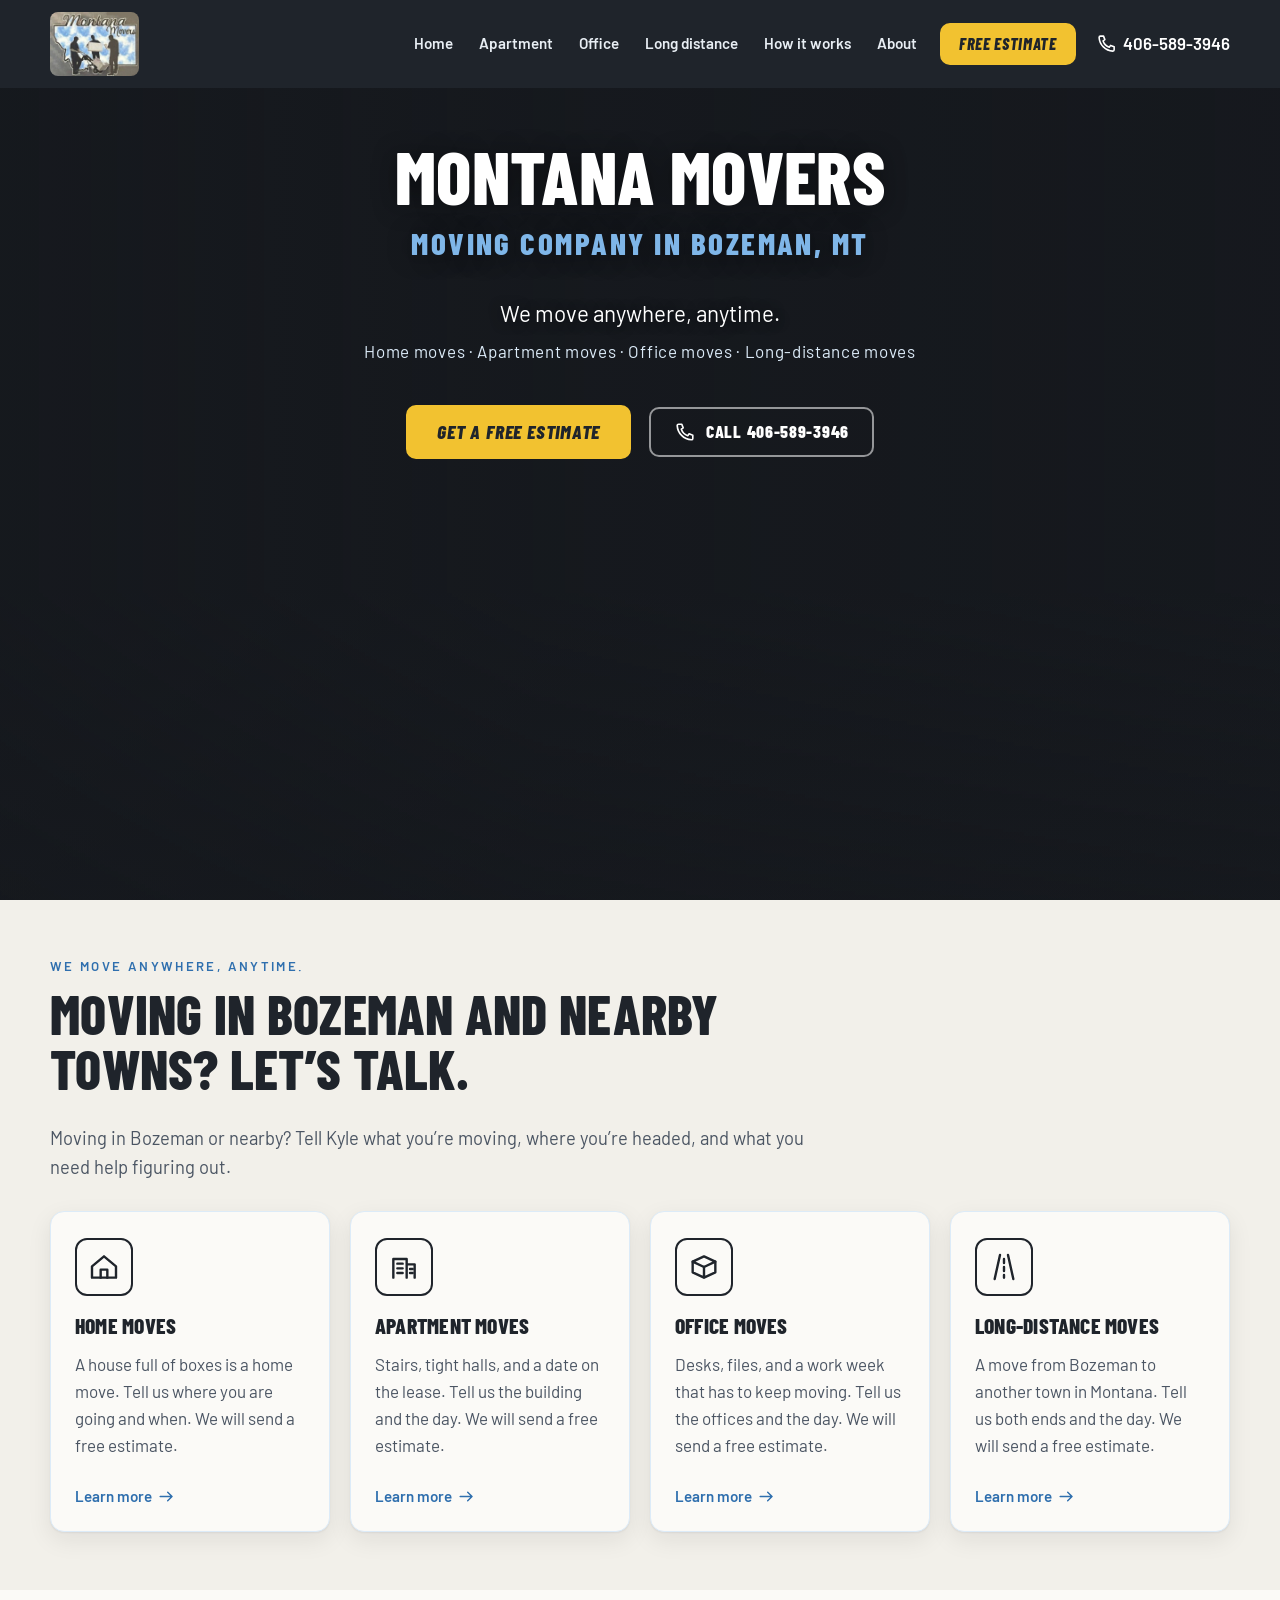
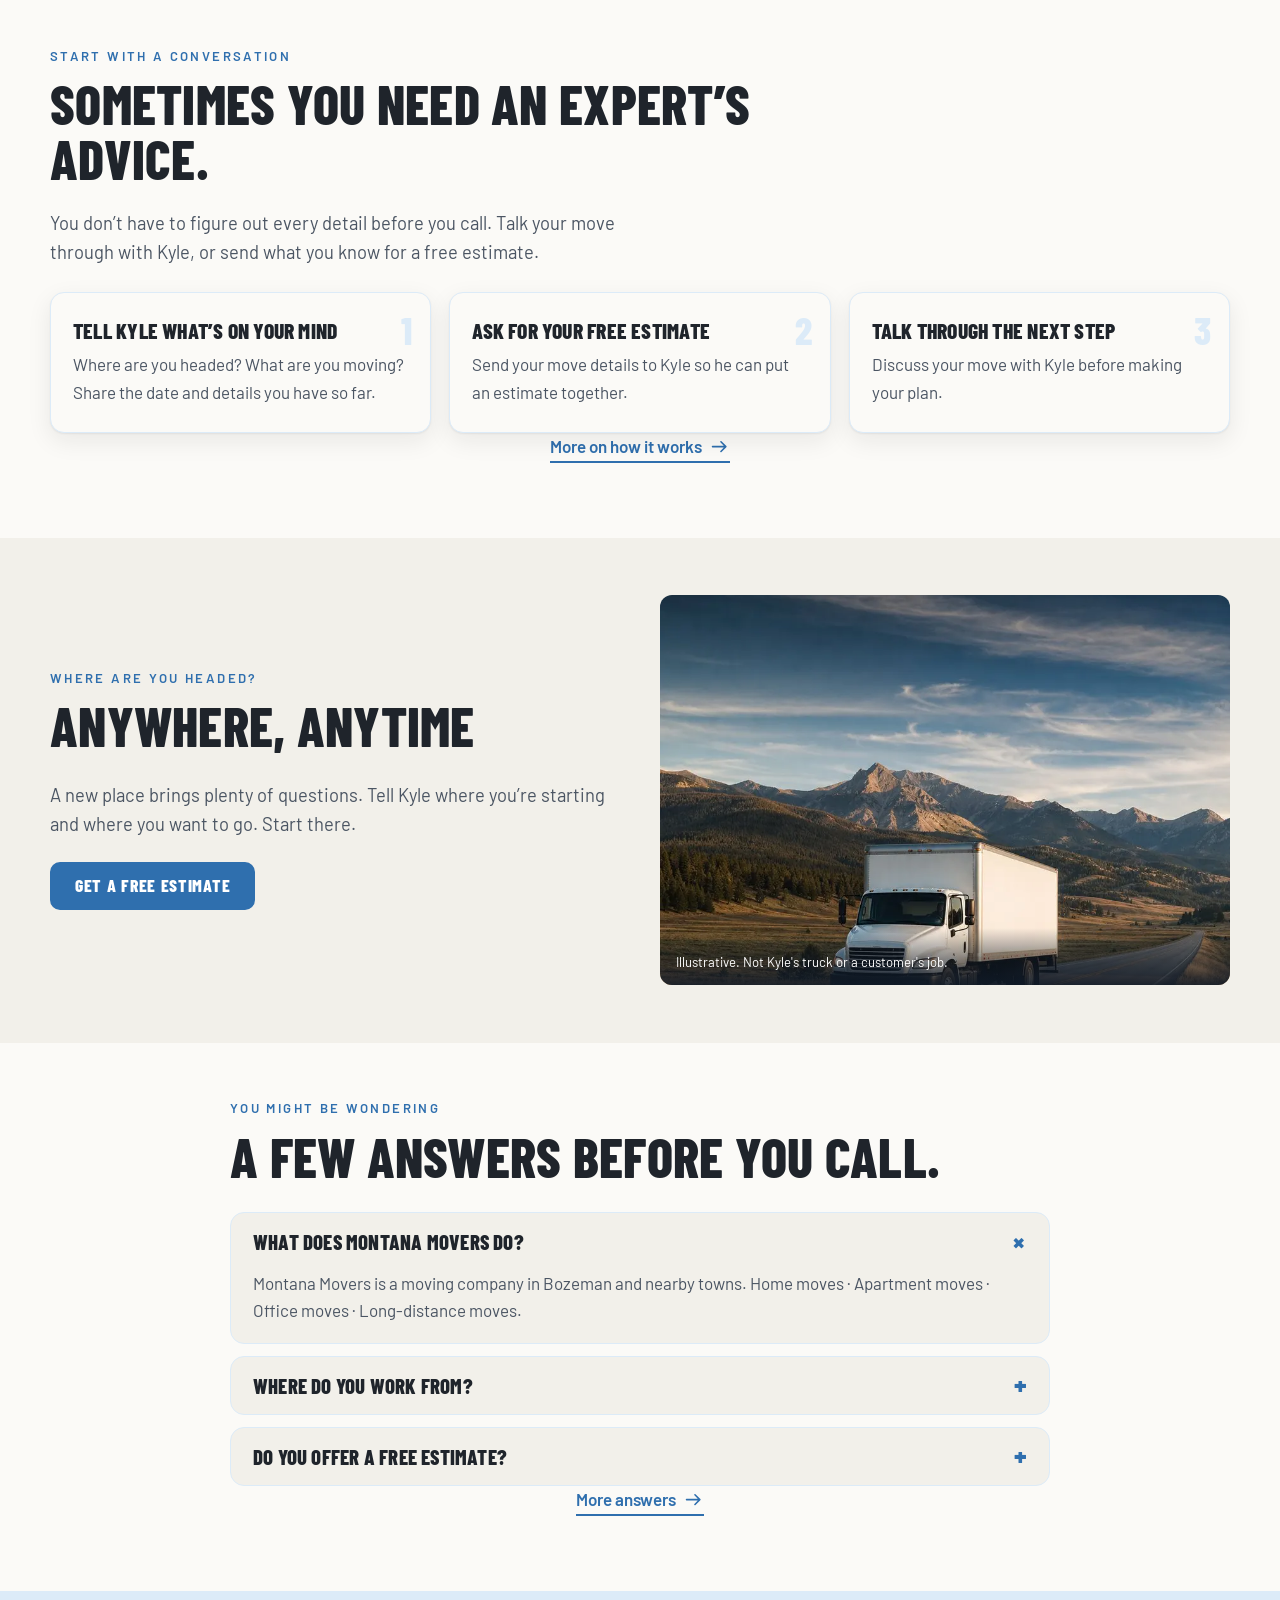
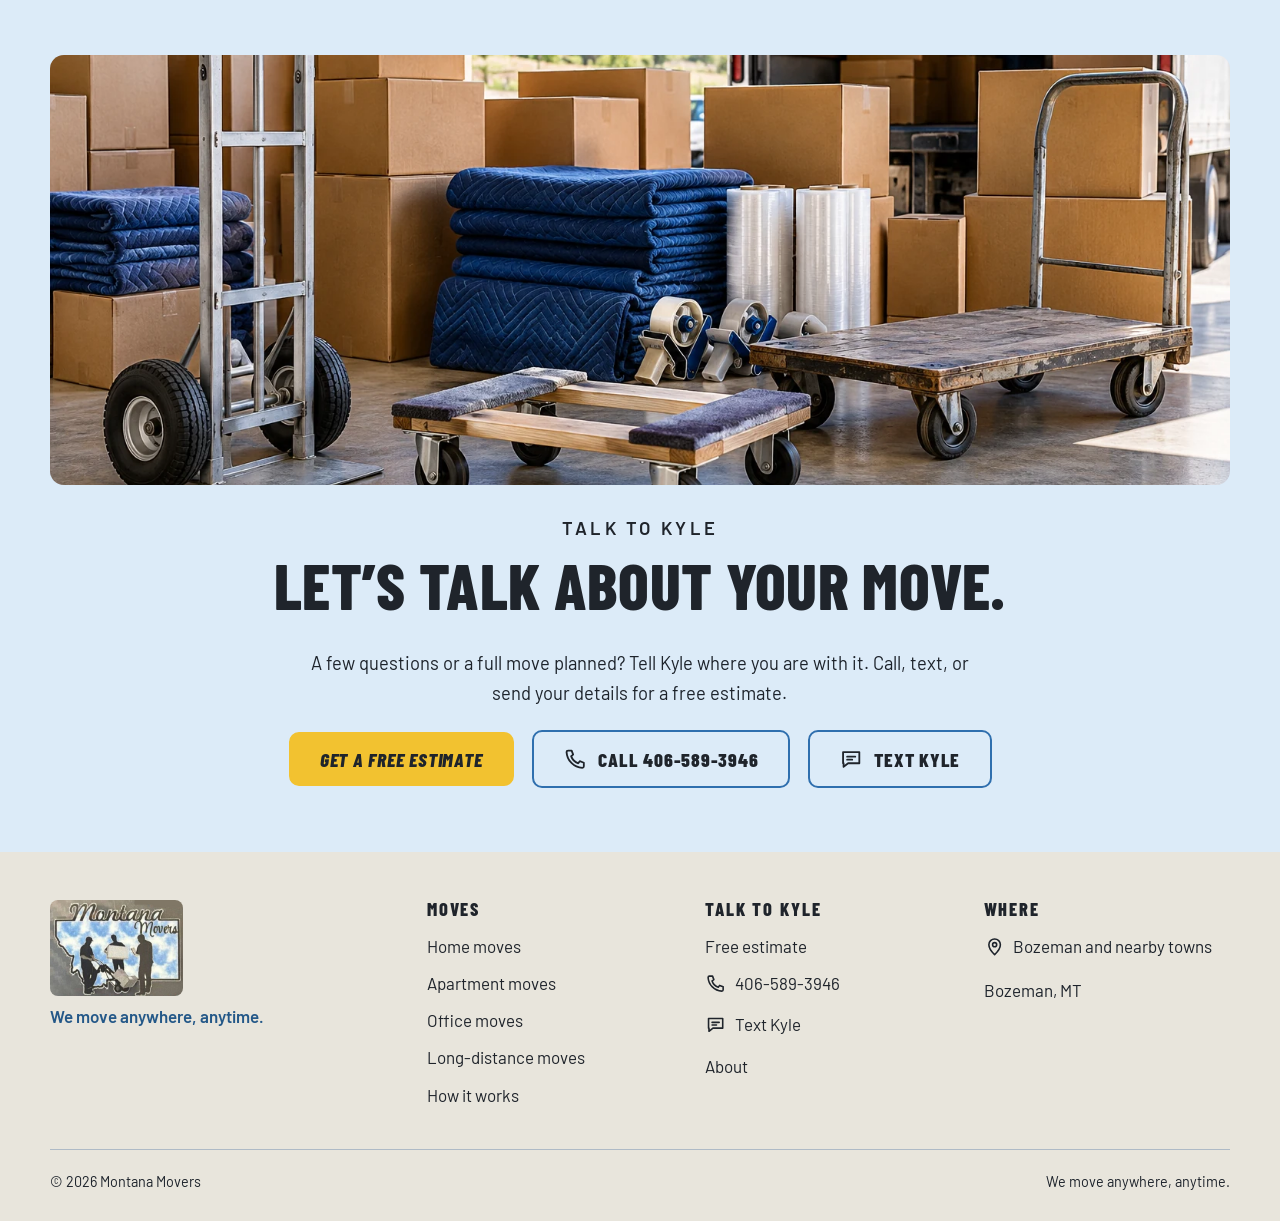
<file: docs/index.html>
<!doctype html>
<html lang="en-US">
<head>
<meta charset="utf-8">
<meta name="viewport" content="width=device-width, initial-scale=1, viewport-fit=cover">
<title>Montana Movers | Moving Company in Bozeman, MT</title>
<meta name="description" content="Montana Movers is a moving company in Bozeman, MT. Home, apartment, office, and long-distance moves. Get a free estimate or call 406-589-3946.">
<link rel="canonical" href="https://montanamoversmt.com/">
<meta name="theme-color" content="#16191E">
<meta name="format-detection" content="telephone=no">
<link rel="icon" href="./assets/favicon.png?v=20261018-unique-scenes-v3" type="image/png">
<link rel="apple-touch-icon" href="./assets/apple-touch-icon.png">
<link rel="preconnect" href="https://fonts.googleapis.com">
<link rel="preconnect" href="https://fonts.gstatic.com" crossorigin>
<link rel="stylesheet" href="https://fonts.googleapis.com/css2?family=Barlow+Condensed:ital,wght@0,600;0,800;1,800&family=Barlow:wght@400;500;600&display=swap">
<link rel="stylesheet" href="./assets/site.css?v=20261018-unique-scenes-v3">
<link rel="preload" as="image" href="./assets/hero/mm-hero-start-16x9.webp" fetchpriority="high" imagesrcset="./assets/hero/mm-hero-start-9x16.webp 1080w, ./assets/hero/mm-hero-start-16x9.webp 1920w" imagesizes="100vw">
<meta property="og:type" content="website">
<meta property="og:site_name" content="Montana Movers">
<meta property="og:title" content="Montana Movers | Moving Company in Bozeman, MT">
<meta property="og:description" content="Montana Movers is a moving company in Bozeman, MT. Home, apartment, office, and long-distance moves. Get a free estimate or call 406-589-3946.">
<meta property="og:url" content="https://montanamoversmt.com/">
<meta property="og:image" content="https://montanamoversmt.com/assets/og-image.png?v=20261018-unique-scenes-v3">
<meta property="og:image:width" content="1200">
<meta property="og:image:height" content="630">
<meta property="og:image:alt" content="Montana Movers. Bozeman, MT. We move anywhere, anytime. Free estimate: 406-589-3946. Illustrative white truck and mountain landscape.">
<meta property="og:locale" content="en_US">
<meta name="twitter:card" content="summary_large_image">
<meta name="twitter:title" content="Montana Movers | Moving Company in Bozeman, MT">
<meta name="twitter:description" content="Montana Movers is a moving company in Bozeman, MT. Home, apartment, office, and long-distance moves. Get a free estimate or call 406-589-3946.">
<meta name="twitter:image" content="https://montanamoversmt.com/assets/og-image.png?v=20261018-unique-scenes-v3">
<meta name="geo.region" content="US-MT">
<meta name="geo.placename" content="Bozeman">
<script type="application/ld+json">{"@context":"https://schema.org","@type":"MovingCompany","@id":"https://montanamoversmt.com/#business","name":"Montana Movers","url":"https://montanamoversmt.com/","telephone":"+1-406-589-3946","logo":"https://montanamoversmt.com/assets/brand/montana-movers-logo.jpg","image":"https://montanamoversmt.com/assets/hero/mm-hero-end-16x9.jpg","slogan":"We move anywhere, anytime.","address":{"@type":"PostalAddress","addressLocality":"Bozeman","addressRegion":"MT","addressCountry":"US"},"areaServed":[{"@type":"City","name":"Bozeman"},{"@type":"State","name":"Montana"}],"hasOfferCatalog":{"@type":"OfferCatalog","name":"Moving services","itemListElement":[{"@type":"Offer","itemOffered":{"@type":"Service","name":"Home moves","url":"https://montanamoversmt.com/home-moving/"}},{"@type":"Offer","itemOffered":{"@type":"Service","name":"Apartment moves","url":"https://montanamoversmt.com/apartment-moving/"}},{"@type":"Offer","itemOffered":{"@type":"Service","name":"Office moves","url":"https://montanamoversmt.com/office-moving/"}},{"@type":"Offer","itemOffered":{"@type":"Service","name":"Long-distance moves","url":"https://montanamoversmt.com/long-distance-moving/"}}]}}</script>
<script type="application/ld+json">{"@context":"https://schema.org","@type":"WebSite","name":"Montana Movers","url":"https://montanamoversmt.com/","publisher":{"@id":"https://montanamoversmt.com/#business"}}</script>
<script>
(function(){
  document.documentElement.classList.add('js');
  var motion = false, save = false;
  try { motion = window.matchMedia('(prefers-reduced-motion: no-preference)').matches; } catch (e) {}
  try { save = !!(navigator.connection && navigator.connection.saveData); } catch (e) {}
  if (motion && !save) document.documentElement.classList.add('js-motion');
  setTimeout(function(){ if (!window.__mmReady) document.documentElement.classList.remove('js'); }, 3000);
})();
</script>
</head>
<body class="page-home">
<!-- Generated by website/build.mjs from website/src/. Edit the source, not this file. -->
<svg width="0" height="0" style="position:absolute" aria-hidden="true" focusable="false"><defs>
<symbol id="i-truck" viewBox="0 0 24 24"><path d="M2 16.5V7.5h11v9M13 10.5h4.5l3 3v3H13"/><circle cx="6" cy="17.5" r="1.8"/><circle cx="17" cy="17.5" r="1.8"/></symbol>
<symbol id="i-home" viewBox="0 0 24 24"><path d="M3 11.5 12 4l9 7.5V20H3z"/><path d="M9.5 20v-6h5v6"/></symbol>
<symbol id="i-building" viewBox="0 0 24 24"><path d="M4 20V6h10v14M14 10h6v10"/><path d="M7 9.5h4M7 13h4M7 16.5h4M16.5 13.5h2M16.5 16.5h2"/></symbol>
<symbol id="i-road" viewBox="0 0 24 24"><path d="M9 3 5 21M15 3l4 18M12 6v3M12 12v3M12 18v2"/></symbol>
<symbol id="i-box" viewBox="0 0 24 24"><path d="M3.5 8 12 4l8.5 4L12 12z"/><path d="M3.5 8v8L12 20V12M20.5 8v8L12 20"/></symbol>
<symbol id="i-phone" viewBox="0 0 24 24"><path d="M5 3.5h3.5l1.5 4-2 1.5a11 11 0 0 0 7 7l1.5-2 4 1.5V19a1.5 1.5 0 0 1-1.5 1.5A16.5 16.5 0 0 1 3.5 5 1.5 1.5 0 0 1 5 3.5z"/></symbol>
<symbol id="i-chat" viewBox="0 0 24 24"><path d="M4 5h16v11H9l-4.5 3.5V16H4z"/><path d="M8 9.5h8M8 12.5h5"/></symbol>
<symbol id="i-check" viewBox="0 0 24 24"><path d="M4.5 12.5l4.5 4.5 10.5-10.5"/></symbol>
<symbol id="i-arrow" viewBox="0 0 24 24"><path d="M4 12h15M13.5 6.5L19 12l-5.5 5.5"/></symbol>
<symbol id="i-pin" viewBox="0 0 24 24"><path d="M12 21s-6.5-6.2-6.5-11.2a6.5 6.5 0 0 1 13 0C18.5 14.8 12 21 12 21z"/><circle cx="12" cy="9.8" r="2.3"/></symbol>
</defs></svg>
<a class="skip" href="#main">Skip to content</a>
<header class="site-header" data-header>
  <div class="wrap header-inner">
    <a class="brand" href="./" aria-label="Montana Movers, home">
      <img class="brand-logo" src="./assets/brand/montana-movers-logo.jpg?v=20261018-unique-scenes-v3" alt="Montana Movers" width="400" height="288" decoding="async">
    </a>
    <nav class="nav" aria-label="Main">
      <button class="nav-toggle" type="button" aria-expanded="false" aria-controls="nav-menu"><span class="bars" aria-hidden="true"></span><span class="nav-toggle-label">Menu</span></button>
      <ul id="nav-menu" class="nav-menu">
        <li><a href="./home-moving/">Home</a></li><li><a href="./apartment-moving/">Apartment</a></li><li><a href="./office-moving/">Office</a></li><li><a href="./long-distance-moving/">Long distance</a></li>
        <li><a href="./how-it-works/">How it works</a></li>
        <li><a href="./about/">About</a></li>
        <li class="nav-cta"><a class="btn btn-yellow" href="./free-estimate/"><span>Free estimate</span></a></li>
      </ul>
    </nav>
    <a class="header-phone" href="tel:+14065893946"><svg class="ico" aria-hidden="true" focusable="false"><use href="#i-phone"></use></svg><span>406-589-3946</span></a>
  </div>
</header>
<main id="main">

<section class="hero" data-hero-slot="out-of-the-mess" aria-labelledby="hero-title">
  <div class="hero-media" aria-hidden="true">
    
    <picture class="hero-poster hero-poster-start">
      <source media="(orientation: portrait)" type="image/webp" srcset="./assets/hero/mm-hero-start-9x16.webp?v=20261018-unique-scenes-v3">
      <source media="(orientation: portrait)" type="image/jpeg" srcset="./assets/hero/mm-hero-start-9x16.jpg?v=20261018-unique-scenes-v3">
      <source type="image/webp" srcset="./assets/hero/mm-hero-start-16x9.webp?v=20261018-unique-scenes-v3">
      <img src="./assets/hero/mm-hero-start-16x9.jpg?v=20261018-unique-scenes-v3" alt="Packed two-car garage with a clear path to an open door. Illustrative scene, not a customer home." width="1920" height="1080" fetchpriority="high" decoding="async">
    </picture>
    
    <picture class="hero-poster hero-poster-end">
      <source media="(orientation: portrait)" type="image/webp" srcset="./assets/hero/mm-hero-end-9x16.webp?v=20261018-unique-scenes-v3">
      <source media="(orientation: portrait)" type="image/jpeg" srcset="./assets/hero/mm-hero-end-9x16.jpg?v=20261018-unique-scenes-v3">
      <source type="image/webp" srcset="./assets/hero/mm-hero-end-16x9.webp?v=20261018-unique-scenes-v3">
      <img src="./assets/hero/mm-hero-end-16x9.jpg?v=20261018-unique-scenes-v3" alt="A plain white moving truck on a driveway under Montana mountains and open sky. Illustrative scene, not Kyle's truck." width="1920" height="1080"  decoding="async">
    </picture>
    <canvas class="hero-canvas" data-hero-canvas></canvas>
    <video class="hero-video" data-hero-video poster="./assets/hero/mm-hero-start-16x9.jpg?v=20261018-unique-scenes-v3" muted playsinline preload="none" disablepictureinpicture tabindex="-1" data-src-16x9="./assets/hero/mm-hero-scrub-16x9.mp4?v=20261018-unique-scenes-v3" data-src-9x16="./assets/hero/mm-hero-scrub-9x16.mp4?v=20261018-unique-scenes-v3"></video>
  </div>
  <div class="hero-inner">
    <a class="skip-intro" href="#what-we-do">Skip intro</a>
    <div class="hero-beat hero-beat-1" data-beat="1">
      <p class="hero-line">Moving day looks like this.</p>
      <p class="scroll-cue">Scroll</p>
    </div>
    <div class="hero-beat hero-beat-2" data-beat="2">
      <p class="hero-line">We'll take it from here.</p>
    </div>
    <div class="hero-beat hero-beat-3 is-on" data-beat="3">
      <div class="hero-reveal-copy">
        <h1 id="hero-title">Montana Movers <span class="hero-sub">Moving company in Bozeman, MT</span></h1>
        <p class="hero-tagline">We move anywhere, anytime.</p>
        <p class="hero-what">Home moves · Apartment moves · Office moves · Long-distance moves</p>
      </div>
      <div class="hero-reveal-actions btn-row">
        <a class="btn btn-yellow btn-lg" href="./free-estimate/"><span>Get a free estimate</span></a>
        <a class="btn btn-ghost-light" href="tel:+14065893946"><svg class="ico" aria-hidden="true" focusable="false"><use href="#i-phone"></use></svg><span>Call 406-589-3946</span></a>
      </div>
    </div>
  </div>
</section>

<section class="section section-paper" id="what-we-do" aria-labelledby="do-title">
  <div class="wrap">
    <div class="section-head reveal">
      <p class="kicker">We move anywhere, anytime.</p>
      <h2 id="do-title">Moving in Bozeman and nearby towns? Let’s talk.</h2>
      <p class="section-lead">Moving in Bozeman or nearby? Tell Kyle what you’re moving, where you’re headed, and what you need help figuring out.</p>
    </div>
    <div class="cards">
    <a class="card service-card reveal" style="--i:0" href="./home-moving/">
      <span class="card-ico"><svg class="ico" aria-hidden="true" focusable="false"><use href="#i-home"></use></svg></span>
      <h3>Home moves</h3>
      <p>A house full of boxes is a home move. Tell us where you are going and when. We will send a free estimate.</p>
      <span class="card-foot"><span class="card-more">Learn more<svg class="ico" aria-hidden="true" focusable="false"><use href="#i-arrow"></use></svg></span></span>
    </a>
    <a class="card service-card reveal" style="--i:1" href="./apartment-moving/">
      <span class="card-ico"><svg class="ico" aria-hidden="true" focusable="false"><use href="#i-building"></use></svg></span>
      <h3>Apartment moves</h3>
      <p>Stairs, tight halls, and a date on the lease. Tell us the building and the day. We will send a free estimate.</p>
      <span class="card-foot"><span class="card-more">Learn more<svg class="ico" aria-hidden="true" focusable="false"><use href="#i-arrow"></use></svg></span></span>
    </a>
    <a class="card service-card reveal" style="--i:2" href="./office-moving/">
      <span class="card-ico"><svg class="ico" aria-hidden="true" focusable="false"><use href="#i-box"></use></svg></span>
      <h3>Office moves</h3>
      <p>Desks, files, and a work week that has to keep moving. Tell us the offices and the day. We will send a free estimate.</p>
      <span class="card-foot"><span class="card-more">Learn more<svg class="ico" aria-hidden="true" focusable="false"><use href="#i-arrow"></use></svg></span></span>
    </a>
    <a class="card service-card reveal" style="--i:3" href="./long-distance-moving/">
      <span class="card-ico"><svg class="ico" aria-hidden="true" focusable="false"><use href="#i-road"></use></svg></span>
      <h3>Long-distance moves</h3>
      <p>A move from Bozeman to another town in Montana. Tell us both ends and the day. We will send a free estimate.</p>
      <span class="card-foot"><span class="card-more">Learn more<svg class="ico" aria-hidden="true" focusable="false"><use href="#i-arrow"></use></svg></span></span>
    </a>
  </div>
  </div>
</section>

<section class="section section-white" aria-labelledby="steps-title">
  <div class="wrap">
    <div class="section-head reveal">
      <p class="kicker">Start with a conversation</p>
      <h2 id="steps-title">Sometimes you need an expert’s advice.</h2>
    </div>
    <p class="section-lead advice-intro">You don’t have to figure out every detail before you call. Talk your move through with Kyle, or send what you know for a free estimate.</p>
    <ol class="flow"><li class="reveal" style="--i:0"><span class="flow-n">1</span><h3>Tell Kyle what’s on your mind</h3><p>Where are you headed? What are you moving? Share the date and details you have so far.</p></li><li class="reveal" style="--i:1"><span class="flow-n">2</span><h3>Ask for your free estimate</h3><p>Send your move details to Kyle so he can put an estimate together.</p></li><li class="reveal" style="--i:2"><span class="flow-n">3</span><h3>Talk through the next step</h3><p>Discuss your move with Kyle before making your plan.</p></li></ol>
    <p class="center reveal"><a class="text-link" href="./how-it-works/">More on how it works<svg class="ico" aria-hidden="true" focusable="false"><use href="#i-arrow"></use></svg></a></p>
  </div>
</section>

<section class="section section-paper" aria-labelledby="road-title">
  <div class="wrap split">
    <div class="reveal">
      <p class="kicker">Where are you headed?</p>
      <h2 id="road-title">Anywhere, anytime</h2>
      <p class="section-lead">A new place brings plenty of questions. Tell Kyle where you’re starting and where you want to go. Start there.</p>
      <div class="btn-row">
        <a class="btn btn-sky" href="./free-estimate/"><span>Get a free estimate</span></a>
      </div>
    </div>
    <figure class="road-photo reveal">
      <img src="./assets/photos/highway-truck-4x5.webp?v=20261018-unique-scenes-v3" alt="A white box truck on a Montana highway with mountains ahead. Illustrative. Not Kyle's truck." width="1200" height="1500" loading="lazy">
      <figcaption>Illustrative. Not Kyle's truck or a customer's job.</figcaption>
    </figure>
  </div>
</section>

<section class="section section-white" aria-labelledby="faq-title">
  <div class="wrap narrow">
    <div class="section-head reveal">
      <p class="kicker">You might be wondering</p>
      <h2 id="faq-title">A few answers before you call.</h2>
    </div>
    <div class="faq"><details class="faq-item reveal" open><summary><h3>What does Montana Movers do?</h3></summary><div class="faq-a"><p>Montana Movers is a moving company in Bozeman and nearby towns. Home moves · Apartment moves · Office moves · Long-distance moves.</p></div></details><details class="faq-item reveal"><summary><h3>Where do you work from?</h3></summary><div class="faq-a"><p>Bozeman, MT. Bozeman and nearby towns.</p></div></details><details class="faq-item reveal"><summary><h3>Do you offer a free estimate?</h3></summary><div class="faq-a"><p>Yes. Send the move details or call 406-589-3946.</p></div></details></div>
    <p class="center reveal"><a class="text-link" href="./how-it-works/#faq">More answers<svg class="ico" aria-hidden="true" focusable="false"><use href="#i-arrow"></use></svg></a></p>
  </div>
</section>

<section class="cta-band" aria-labelledby="cta-title">
  <img class="cta-supplies" src="./assets/photos/unique/supplies.webp?v=20261018-unique-scenes-v3" alt="Illustrative moving supplies: hand truck, furniture dolly, cart, wrap, blankets and boxes." width="1536" height="1024" loading="lazy">
  <div class="wrap cta-inner reveal">
    <p class="kicker kicker-light">Talk to Kyle</p>
    <h2 id="cta-title">Let’s talk about your move.</h2>
    <p>A few questions or a full move planned? Tell Kyle where you are with it. Call, text, or send your details for a free estimate.</p>
    <div class="btn-row">
      <a class="btn btn-yellow btn-lg" href="./free-estimate/"><span>Get a free estimate</span></a>
      <a class="btn btn-ghost-light btn-lg" href="tel:+14065893946"><svg class="ico" aria-hidden="true" focusable="false"><use href="#i-phone"></use></svg><span>Call 406-589-3946</span></a>
      <a class="btn btn-ghost-light btn-lg" href="sms:+14065893946"><svg class="ico" aria-hidden="true" focusable="false"><use href="#i-chat"></use></svg><span>Text Kyle</span></a>
    </div>
  </div>
</section>
</main>
<footer class="site-footer">
  <div class="footer-body">
    <div class="wrap footer-grid">
      <div class="footer-brand">
        <a class="brand brand-footer" href="./" aria-label="Montana Movers, home"><img class="brand-logo" src="./assets/brand/montana-movers-logo.jpg?v=20261018-unique-scenes-v3" alt="Montana Movers" width="400" height="288" decoding="async"></a>
        <p class="footer-tagline">We move anywhere, anytime.</p>
      </div>
      <div>
        <h2 class="footer-h">Moves</h2>
        <ul>
          <li><a href="./home-moving/">Home moves</a></li><li><a href="./apartment-moving/">Apartment moves</a></li><li><a href="./office-moving/">Office moves</a></li><li><a href="./long-distance-moving/">Long-distance moves</a></li>
          <li><a href="./how-it-works/">How it works</a></li>
        </ul>
      </div>
      <div>
        <h2 class="footer-h">Talk to Kyle</h2>
        <ul>
          <li><a href="./free-estimate/">Free estimate</a></li>
          <li><a href="tel:+14065893946"><svg class="ico" aria-hidden="true" focusable="false"><use href="#i-phone"></use></svg><span>406-589-3946</span></a></li>
          <li><a href="sms:+14065893946"><svg class="ico" aria-hidden="true" focusable="false"><use href="#i-chat"></use></svg><span>Text Kyle</span></a></li>
          <li><a href="./about/">About</a></li>
        </ul>
      </div>
      <div>
        <h2 class="footer-h">Where</h2>
        <p class="footer-where"><svg class="ico" aria-hidden="true" focusable="false"><use href="#i-pin"></use></svg><span>Bozeman and nearby towns</span></p>
        <p class="footer-where">Bozeman, MT</p>
      </div>
    </div>
    <div class="wrap legal">
      <span>&copy; 2026 Montana Movers</span>
      <span>We move anywhere, anytime.</span>
    </div>
  </div>
</footer>
<div class="mobile-bar" aria-label="Contact Kyle">
  <a href="tel:+14065893946"><svg class="ico" aria-hidden="true" focusable="false"><use href="#i-phone"></use></svg><span>Call</span></a>
  <a href="sms:+14065893946"><svg class="ico" aria-hidden="true" focusable="false"><use href="#i-chat"></use></svg><span>Text</span></a>
  <a class="mb-primary" href="./free-estimate/"><span>Free estimate</span></a>
</div>
<script src="./assets/config.js?v=20261018-unique-scenes-v3"></script>
<script src="./assets/mm-core.js?v=20261018-unique-scenes-v3"></script>
<script src="./assets/site.js?v=20261018-unique-scenes-v3" defer></script>
<script src="./assets/fg-collect.js?v=20261018-unique-scenes-v3" data-business="montana-movers" defer></script>
</body>
</html>
</file>
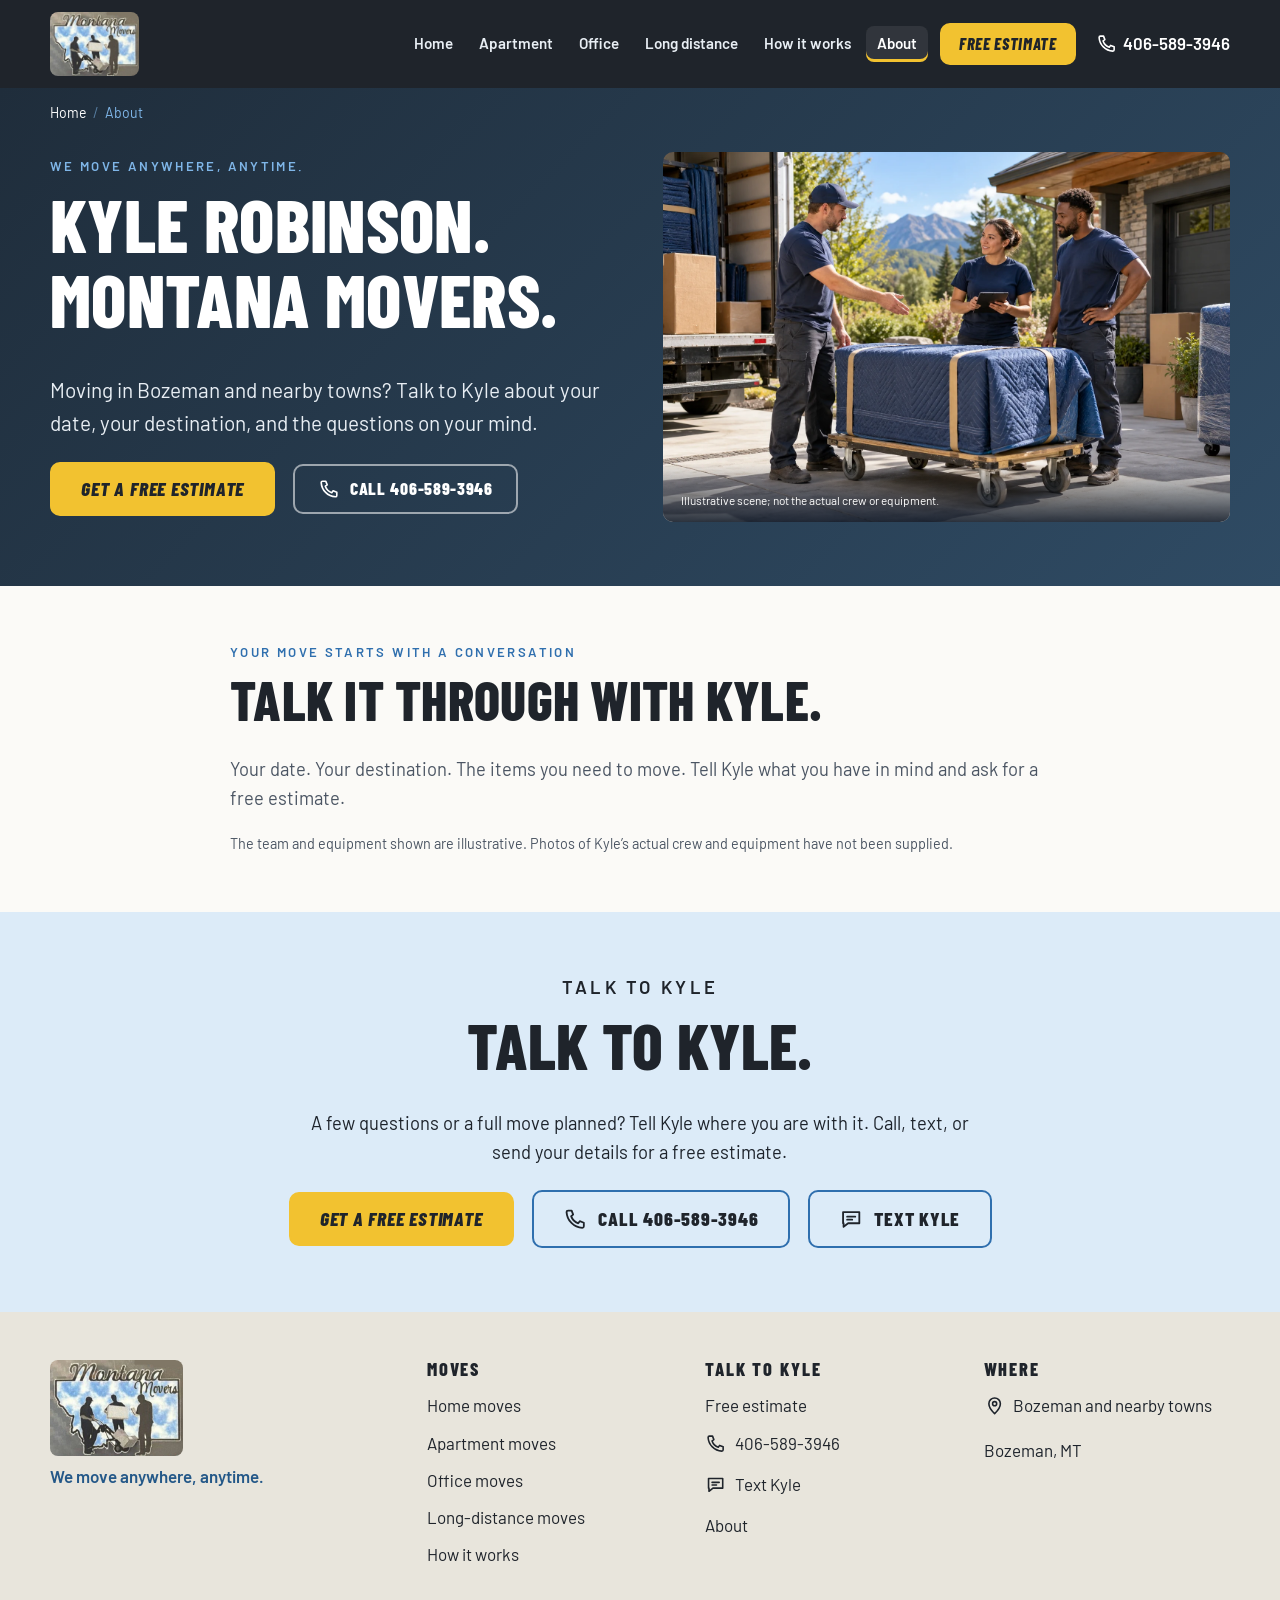
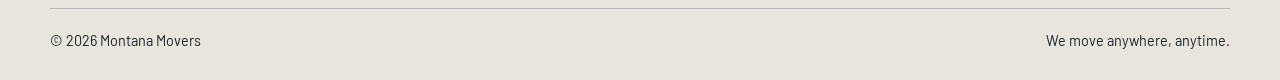
<file: docs/about/index.html>
<!doctype html>
<html lang="en-US">
<head>
<meta charset="utf-8">
<meta name="viewport" content="width=device-width, initial-scale=1, viewport-fit=cover">
<title>About Montana Movers | Moving Company, Bozeman MT</title>
<meta name="description" content="About Montana Movers, Kyle Robinson's moving company in Bozeman, MT. We move anywhere, anytime. Get a free estimate or call 406-589-3946.">
<link rel="canonical" href="https://montanamoversmt.com/about/">
<meta name="theme-color" content="#16191E">
<meta name="format-detection" content="telephone=no">
<link rel="icon" href="../assets/favicon.png?v=20261018-unique-scenes-v3" type="image/png">
<link rel="apple-touch-icon" href="../assets/apple-touch-icon.png">
<link rel="preconnect" href="https://fonts.googleapis.com">
<link rel="preconnect" href="https://fonts.gstatic.com" crossorigin>
<link rel="stylesheet" href="https://fonts.googleapis.com/css2?family=Barlow+Condensed:ital,wght@0,600;0,800;1,800&family=Barlow:wght@400;500;600&display=swap">
<link rel="stylesheet" href="../assets/site.css?v=20261018-unique-scenes-v3">
<meta property="og:type" content="website">
<meta property="og:site_name" content="Montana Movers">
<meta property="og:title" content="About Montana Movers | Moving Company, Bozeman MT">
<meta property="og:description" content="About Montana Movers, Kyle Robinson's moving company in Bozeman, MT. We move anywhere, anytime. Get a free estimate or call 406-589-3946.">
<meta property="og:url" content="https://montanamoversmt.com/about/">
<meta property="og:image" content="https://montanamoversmt.com/assets/og-image.png?v=20261018-unique-scenes-v3">
<meta property="og:image:width" content="1200">
<meta property="og:image:height" content="630">
<meta property="og:image:alt" content="Montana Movers. Bozeman, MT. We move anywhere, anytime. Free estimate: 406-589-3946. Illustrative white truck and mountain landscape.">
<meta property="og:locale" content="en_US">
<meta name="twitter:card" content="summary_large_image">
<meta name="twitter:title" content="About Montana Movers | Moving Company, Bozeman MT">
<meta name="twitter:description" content="About Montana Movers, Kyle Robinson's moving company in Bozeman, MT. We move anywhere, anytime. Get a free estimate or call 406-589-3946.">
<meta name="twitter:image" content="https://montanamoversmt.com/assets/og-image.png?v=20261018-unique-scenes-v3">
<meta name="geo.region" content="US-MT">
<meta name="geo.placename" content="Bozeman">
<script type="application/ld+json">{"@context":"https://schema.org","@type":"AboutPage","name":"About Montana Movers","url":"https://montanamoversmt.com/about/","about":{"@id":"https://montanamoversmt.com/#business"}}</script>
<script type="application/ld+json">{"@context":"https://schema.org","@type":"BreadcrumbList","itemListElement":[{"@type":"ListItem","position":1,"name":"Home","item":"https://montanamoversmt.com/"},{"@type":"ListItem","position":2,"name":"About","item":"https://montanamoversmt.com/about/"}]}</script>
<script>
(function(){
  document.documentElement.classList.add('js');
  var motion = false, save = false;
  try { motion = window.matchMedia('(prefers-reduced-motion: no-preference)').matches; } catch (e) {}
  try { save = !!(navigator.connection && navigator.connection.saveData); } catch (e) {}
  if (motion && !save) document.documentElement.classList.add('js-motion');
  setTimeout(function(){ if (!window.__mmReady) document.documentElement.classList.remove('js'); }, 3000);
})();
</script>
</head>
<body class="page-inner">
<!-- Generated by website/build.mjs from website/src/. Edit the source, not this file. -->
<svg width="0" height="0" style="position:absolute" aria-hidden="true" focusable="false"><defs>
<symbol id="i-truck" viewBox="0 0 24 24"><path d="M2 16.5V7.5h11v9M13 10.5h4.5l3 3v3H13"/><circle cx="6" cy="17.5" r="1.8"/><circle cx="17" cy="17.5" r="1.8"/></symbol>
<symbol id="i-home" viewBox="0 0 24 24"><path d="M3 11.5 12 4l9 7.5V20H3z"/><path d="M9.5 20v-6h5v6"/></symbol>
<symbol id="i-building" viewBox="0 0 24 24"><path d="M4 20V6h10v14M14 10h6v10"/><path d="M7 9.5h4M7 13h4M7 16.5h4M16.5 13.5h2M16.5 16.5h2"/></symbol>
<symbol id="i-road" viewBox="0 0 24 24"><path d="M9 3 5 21M15 3l4 18M12 6v3M12 12v3M12 18v2"/></symbol>
<symbol id="i-box" viewBox="0 0 24 24"><path d="M3.5 8 12 4l8.5 4L12 12z"/><path d="M3.5 8v8L12 20V12M20.5 8v8L12 20"/></symbol>
<symbol id="i-phone" viewBox="0 0 24 24"><path d="M5 3.5h3.5l1.5 4-2 1.5a11 11 0 0 0 7 7l1.5-2 4 1.5V19a1.5 1.5 0 0 1-1.5 1.5A16.5 16.5 0 0 1 3.5 5 1.5 1.5 0 0 1 5 3.5z"/></symbol>
<symbol id="i-chat" viewBox="0 0 24 24"><path d="M4 5h16v11H9l-4.5 3.5V16H4z"/><path d="M8 9.5h8M8 12.5h5"/></symbol>
<symbol id="i-check" viewBox="0 0 24 24"><path d="M4.5 12.5l4.5 4.5 10.5-10.5"/></symbol>
<symbol id="i-arrow" viewBox="0 0 24 24"><path d="M4 12h15M13.5 6.5L19 12l-5.5 5.5"/></symbol>
<symbol id="i-pin" viewBox="0 0 24 24"><path d="M12 21s-6.5-6.2-6.5-11.2a6.5 6.5 0 0 1 13 0C18.5 14.8 12 21 12 21z"/><circle cx="12" cy="9.8" r="2.3"/></symbol>
</defs></svg>
<a class="skip" href="#main">Skip to content</a>
<header class="site-header" data-header>
  <div class="wrap header-inner">
    <a class="brand" href="../" aria-label="Montana Movers, home">
      <img class="brand-logo" src="../assets/brand/montana-movers-logo.jpg?v=20261018-unique-scenes-v3" alt="Montana Movers" width="400" height="288" decoding="async">
    </a>
    <nav class="nav" aria-label="Main">
      <button class="nav-toggle" type="button" aria-expanded="false" aria-controls="nav-menu"><span class="bars" aria-hidden="true"></span><span class="nav-toggle-label">Menu</span></button>
      <ul id="nav-menu" class="nav-menu">
        <li><a href="../home-moving/">Home</a></li><li><a href="../apartment-moving/">Apartment</a></li><li><a href="../office-moving/">Office</a></li><li><a href="../long-distance-moving/">Long distance</a></li>
        <li><a href="../how-it-works/">How it works</a></li>
        <li><a href="../about/" aria-current="page">About</a></li>
        <li class="nav-cta"><a class="btn btn-yellow" href="../free-estimate/"><span>Free estimate</span></a></li>
      </ul>
    </nav>
    <a class="header-phone" href="tel:+14065893946"><svg class="ico" aria-hidden="true" focusable="false"><use href="#i-phone"></use></svg><span>406-589-3946</span></a>
  </div>
</header>
<main id="main">
<nav class="crumbs wrap" aria-label="Breadcrumb"><ol><li><a href="../">Home</a></li><li aria-current="page">About</li></ol></nav>
<section class="page-hero page-hero-photo">
  <div class="wrap page-hero-inner">
    <div class="page-hero-copy">
      <p class="kicker kicker-light">We move anywhere, anytime.</p>
      <h1>Kyle Robinson. Montana Movers.</h1><p class="lead">Moving in Bozeman and nearby towns? Talk to Kyle about your date, your destination, and the questions on your mind.</p>
      <div class="btn-row">
        <a class="btn btn-yellow btn-lg" href="../free-estimate/"><span>Get a free estimate</span></a>
        <a class="btn btn-ghost-light" href="tel:+14065893946"><svg class="ico" aria-hidden="true" focusable="false"><use href="#i-phone"></use></svg><span>Call 406-589-3946</span></a>
      </div>
    </div>
    <figure class="page-hero-photo-frame"><img src="../assets/photos/unique/team.webp?v=20261018-unique-scenes-v3" alt="Illustrative team coordinating a move. Not Kyle or his actual crew." width="1536" height="1024" fetchpriority="high"><figcaption>Illustrative scene; not the actual crew or equipment.</figcaption></figure>
  </div>
</section>

<section class="section section-white">
  <div class="wrap narrow">
    <p class="kicker">Your move starts with a conversation</p>
    <h2>Talk it through with Kyle.</h2>
    <p class="section-lead">Your date. Your destination. The items you need to move. Tell Kyle what you have in mind and ask for a free estimate.</p>
    <p class="fine">The team and equipment shown are illustrative. Photos of Kyle’s actual crew and equipment have not been supplied.</p>
  </div>
</section>
<section class="cta-band" aria-labelledby="cta-title">
  
  <div class="wrap cta-inner reveal">
    <p class="kicker kicker-light">Talk to Kyle</p>
    <h2 id="cta-title">Talk to Kyle.</h2>
    <p>A few questions or a full move planned? Tell Kyle where you are with it. Call, text, or send your details for a free estimate.</p>
    <div class="btn-row">
      <a class="btn btn-yellow btn-lg" href="../free-estimate/"><span>Get a free estimate</span></a>
      <a class="btn btn-ghost-light btn-lg" href="tel:+14065893946"><svg class="ico" aria-hidden="true" focusable="false"><use href="#i-phone"></use></svg><span>Call 406-589-3946</span></a>
      <a class="btn btn-ghost-light btn-lg" href="sms:+14065893946"><svg class="ico" aria-hidden="true" focusable="false"><use href="#i-chat"></use></svg><span>Text Kyle</span></a>
    </div>
  </div>
</section>
</main>
<footer class="site-footer">
  <div class="footer-body">
    <div class="wrap footer-grid">
      <div class="footer-brand">
        <a class="brand brand-footer" href="../" aria-label="Montana Movers, home"><img class="brand-logo" src="../assets/brand/montana-movers-logo.jpg?v=20261018-unique-scenes-v3" alt="Montana Movers" width="400" height="288" decoding="async"></a>
        <p class="footer-tagline">We move anywhere, anytime.</p>
      </div>
      <div>
        <h2 class="footer-h">Moves</h2>
        <ul>
          <li><a href="../home-moving/">Home moves</a></li><li><a href="../apartment-moving/">Apartment moves</a></li><li><a href="../office-moving/">Office moves</a></li><li><a href="../long-distance-moving/">Long-distance moves</a></li>
          <li><a href="../how-it-works/">How it works</a></li>
        </ul>
      </div>
      <div>
        <h2 class="footer-h">Talk to Kyle</h2>
        <ul>
          <li><a href="../free-estimate/">Free estimate</a></li>
          <li><a href="tel:+14065893946"><svg class="ico" aria-hidden="true" focusable="false"><use href="#i-phone"></use></svg><span>406-589-3946</span></a></li>
          <li><a href="sms:+14065893946"><svg class="ico" aria-hidden="true" focusable="false"><use href="#i-chat"></use></svg><span>Text Kyle</span></a></li>
          <li><a href="../about/">About</a></li>
        </ul>
      </div>
      <div>
        <h2 class="footer-h">Where</h2>
        <p class="footer-where"><svg class="ico" aria-hidden="true" focusable="false"><use href="#i-pin"></use></svg><span>Bozeman and nearby towns</span></p>
        <p class="footer-where">Bozeman, MT</p>
      </div>
    </div>
    <div class="wrap legal">
      <span>&copy; 2026 Montana Movers</span>
      <span>We move anywhere, anytime.</span>
    </div>
  </div>
</footer>
<div class="mobile-bar" aria-label="Contact Kyle">
  <a href="tel:+14065893946"><svg class="ico" aria-hidden="true" focusable="false"><use href="#i-phone"></use></svg><span>Call</span></a>
  <a href="sms:+14065893946"><svg class="ico" aria-hidden="true" focusable="false"><use href="#i-chat"></use></svg><span>Text</span></a>
  <a class="mb-primary" href="../free-estimate/"><span>Free estimate</span></a>
</div>
<script src="../assets/config.js?v=20261018-unique-scenes-v3"></script>
<script src="../assets/mm-core.js?v=20261018-unique-scenes-v3"></script>
<script src="../assets/site.js?v=20261018-unique-scenes-v3" defer></script>
<script src="../assets/fg-collect.js?v=20261018-unique-scenes-v3" data-business="montana-movers" defer></script>
</body>
</html>
</file>
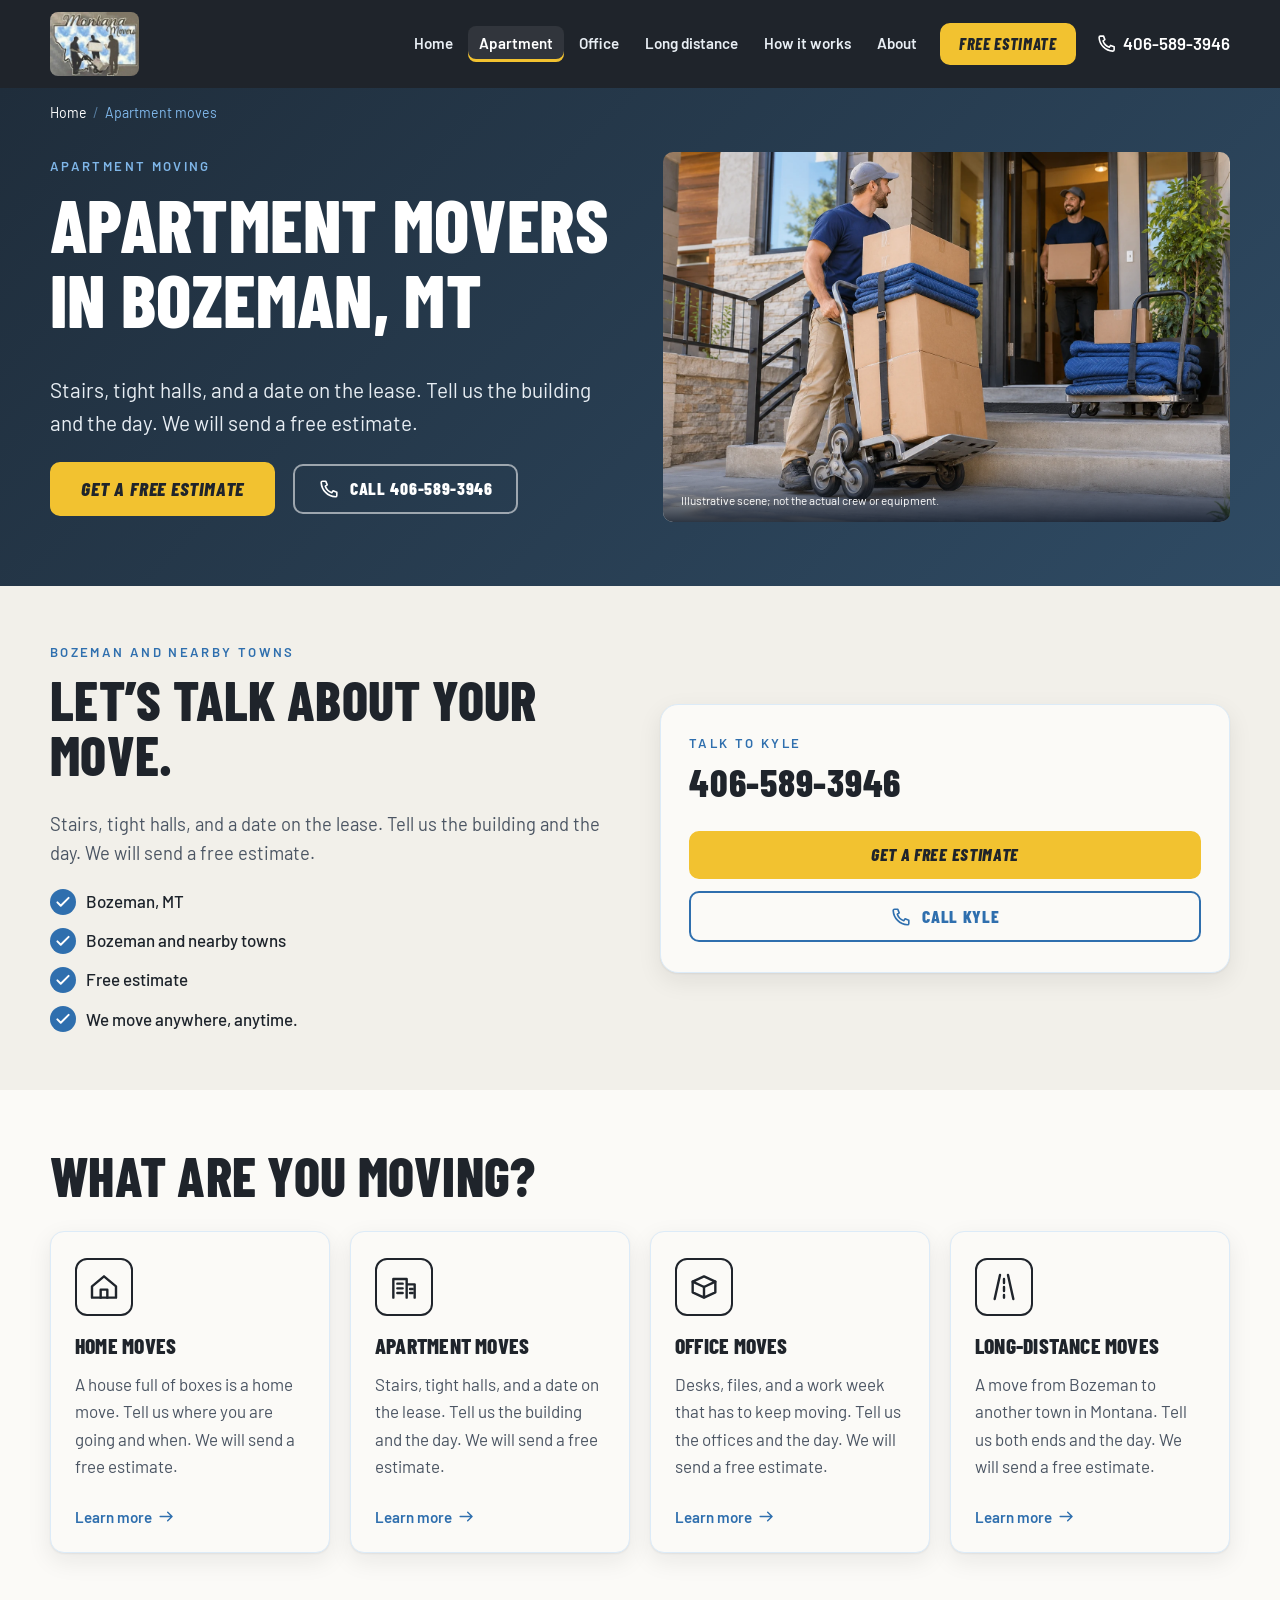
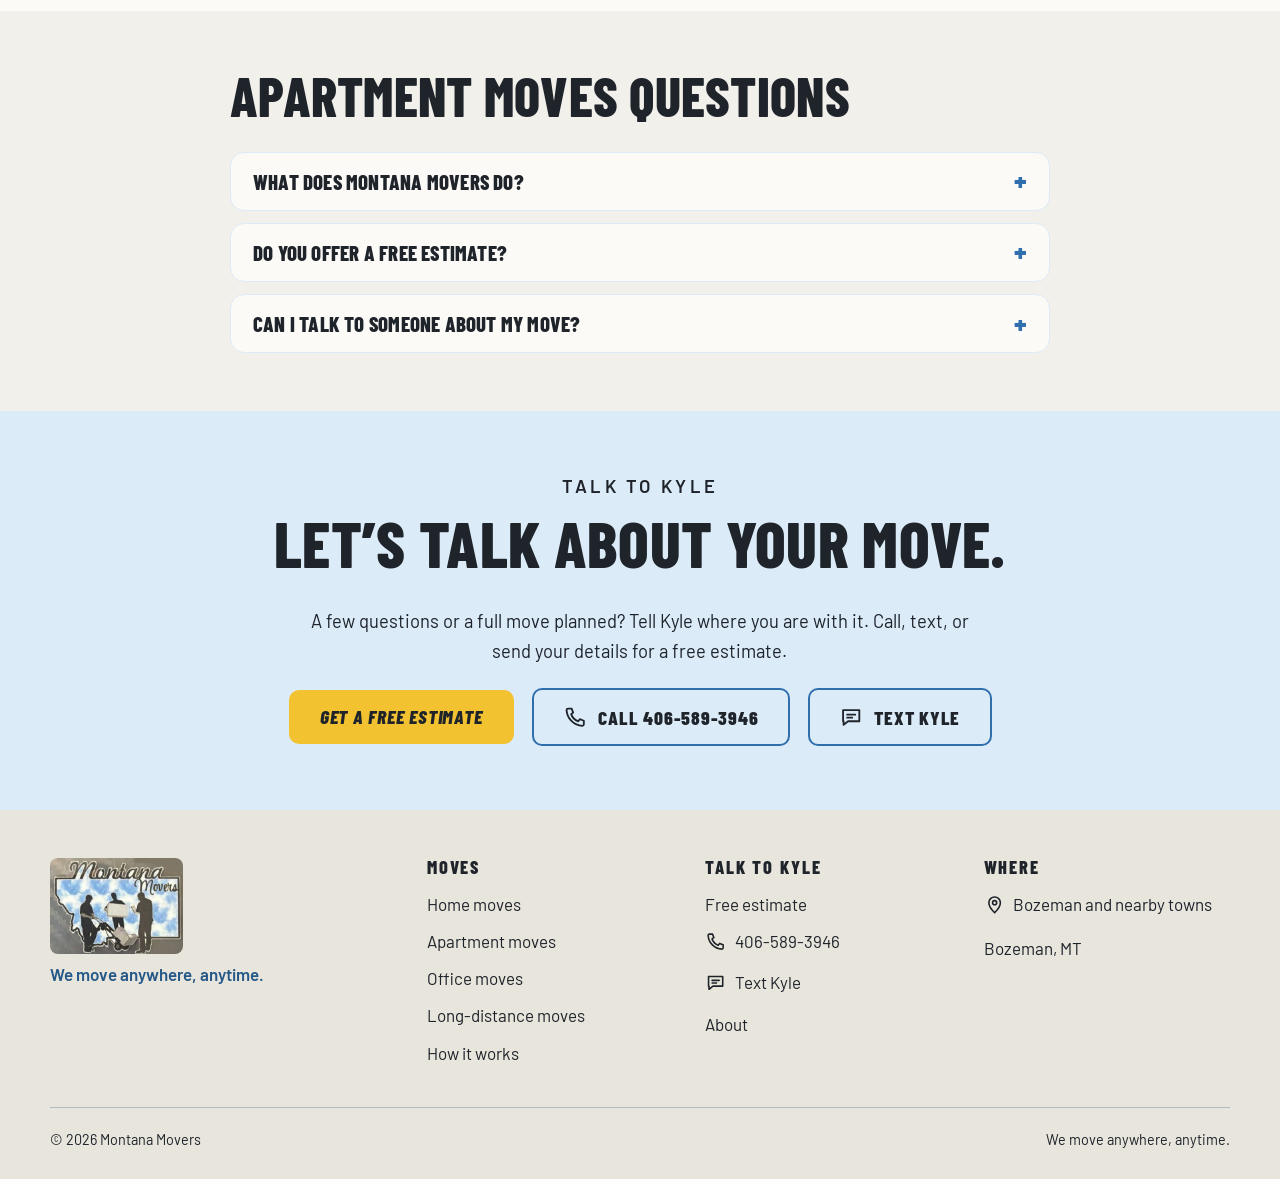
<file: docs/apartment-moving/index.html>
<!doctype html>
<html lang="en-US">
<head>
<meta charset="utf-8">
<meta name="viewport" content="width=device-width, initial-scale=1, viewport-fit=cover">
<title>Apartment Movers in Bozeman, MT | Montana Movers</title>
<meta name="description" content="Apartment movers in Bozeman, MT. Stairs, tight halls, a new lease date. Get a free estimate from Montana Movers or call 406-589-3946.">
<link rel="canonical" href="https://montanamoversmt.com/apartment-moving/">
<meta name="theme-color" content="#16191E">
<meta name="format-detection" content="telephone=no">
<link rel="icon" href="../assets/favicon.png?v=20261018-unique-scenes-v3" type="image/png">
<link rel="apple-touch-icon" href="../assets/apple-touch-icon.png">
<link rel="preconnect" href="https://fonts.googleapis.com">
<link rel="preconnect" href="https://fonts.gstatic.com" crossorigin>
<link rel="stylesheet" href="https://fonts.googleapis.com/css2?family=Barlow+Condensed:ital,wght@0,600;0,800;1,800&family=Barlow:wght@400;500;600&display=swap">
<link rel="stylesheet" href="../assets/site.css?v=20261018-unique-scenes-v3">
<meta property="og:type" content="website">
<meta property="og:site_name" content="Montana Movers">
<meta property="og:title" content="Apartment Movers in Bozeman, MT | Montana Movers">
<meta property="og:description" content="Apartment movers in Bozeman, MT. Stairs, tight halls, a new lease date. Get a free estimate from Montana Movers or call 406-589-3946.">
<meta property="og:url" content="https://montanamoversmt.com/apartment-moving/">
<meta property="og:image" content="https://montanamoversmt.com/assets/og-image.png?v=20261018-unique-scenes-v3">
<meta property="og:image:width" content="1200">
<meta property="og:image:height" content="630">
<meta property="og:image:alt" content="Montana Movers. Bozeman, MT. We move anywhere, anytime. Free estimate: 406-589-3946. Illustrative white truck and mountain landscape.">
<meta property="og:locale" content="en_US">
<meta name="twitter:card" content="summary_large_image">
<meta name="twitter:title" content="Apartment Movers in Bozeman, MT | Montana Movers">
<meta name="twitter:description" content="Apartment movers in Bozeman, MT. Stairs, tight halls, a new lease date. Get a free estimate from Montana Movers or call 406-589-3946.">
<meta name="twitter:image" content="https://montanamoversmt.com/assets/og-image.png?v=20261018-unique-scenes-v3">
<meta name="geo.region" content="US-MT">
<meta name="geo.placename" content="Bozeman">
<script type="application/ld+json">{"@context":"https://schema.org","@type":"Service","name":"Apartment moves","serviceType":"Apartment moves","description":"Stairs, tight halls, and a date on the lease. Tell us the building and the day. We will send a free estimate.","url":"https://montanamoversmt.com/apartment-moving/","provider":{"@id":"https://montanamoversmt.com/#business"},"areaServed":[{"@type":"City","name":"Bozeman"},{"@type":"State","name":"Montana"}]}</script>
<script type="application/ld+json">{"@context":"https://schema.org","@type":"BreadcrumbList","itemListElement":[{"@type":"ListItem","position":1,"name":"Home","item":"https://montanamoversmt.com/"},{"@type":"ListItem","position":2,"name":"Apartment moves","item":"https://montanamoversmt.com/apartment-moving/"}]}</script>
<script>
(function(){
  document.documentElement.classList.add('js');
  var motion = false, save = false;
  try { motion = window.matchMedia('(prefers-reduced-motion: no-preference)').matches; } catch (e) {}
  try { save = !!(navigator.connection && navigator.connection.saveData); } catch (e) {}
  if (motion && !save) document.documentElement.classList.add('js-motion');
  setTimeout(function(){ if (!window.__mmReady) document.documentElement.classList.remove('js'); }, 3000);
})();
</script>
</head>
<body class="page-inner">
<!-- Generated by website/build.mjs from website/src/. Edit the source, not this file. -->
<svg width="0" height="0" style="position:absolute" aria-hidden="true" focusable="false"><defs>
<symbol id="i-truck" viewBox="0 0 24 24"><path d="M2 16.5V7.5h11v9M13 10.5h4.5l3 3v3H13"/><circle cx="6" cy="17.5" r="1.8"/><circle cx="17" cy="17.5" r="1.8"/></symbol>
<symbol id="i-home" viewBox="0 0 24 24"><path d="M3 11.5 12 4l9 7.5V20H3z"/><path d="M9.5 20v-6h5v6"/></symbol>
<symbol id="i-building" viewBox="0 0 24 24"><path d="M4 20V6h10v14M14 10h6v10"/><path d="M7 9.5h4M7 13h4M7 16.5h4M16.5 13.5h2M16.5 16.5h2"/></symbol>
<symbol id="i-road" viewBox="0 0 24 24"><path d="M9 3 5 21M15 3l4 18M12 6v3M12 12v3M12 18v2"/></symbol>
<symbol id="i-box" viewBox="0 0 24 24"><path d="M3.5 8 12 4l8.5 4L12 12z"/><path d="M3.5 8v8L12 20V12M20.5 8v8L12 20"/></symbol>
<symbol id="i-phone" viewBox="0 0 24 24"><path d="M5 3.5h3.5l1.5 4-2 1.5a11 11 0 0 0 7 7l1.5-2 4 1.5V19a1.5 1.5 0 0 1-1.5 1.5A16.5 16.5 0 0 1 3.5 5 1.5 1.5 0 0 1 5 3.5z"/></symbol>
<symbol id="i-chat" viewBox="0 0 24 24"><path d="M4 5h16v11H9l-4.5 3.5V16H4z"/><path d="M8 9.5h8M8 12.5h5"/></symbol>
<symbol id="i-check" viewBox="0 0 24 24"><path d="M4.5 12.5l4.5 4.5 10.5-10.5"/></symbol>
<symbol id="i-arrow" viewBox="0 0 24 24"><path d="M4 12h15M13.5 6.5L19 12l-5.5 5.5"/></symbol>
<symbol id="i-pin" viewBox="0 0 24 24"><path d="M12 21s-6.5-6.2-6.5-11.2a6.5 6.5 0 0 1 13 0C18.5 14.8 12 21 12 21z"/><circle cx="12" cy="9.8" r="2.3"/></symbol>
</defs></svg>
<a class="skip" href="#main">Skip to content</a>
<header class="site-header" data-header>
  <div class="wrap header-inner">
    <a class="brand" href="../" aria-label="Montana Movers, home">
      <img class="brand-logo" src="../assets/brand/montana-movers-logo.jpg?v=20261018-unique-scenes-v3" alt="Montana Movers" width="400" height="288" decoding="async">
    </a>
    <nav class="nav" aria-label="Main">
      <button class="nav-toggle" type="button" aria-expanded="false" aria-controls="nav-menu"><span class="bars" aria-hidden="true"></span><span class="nav-toggle-label">Menu</span></button>
      <ul id="nav-menu" class="nav-menu">
        <li><a href="../home-moving/">Home</a></li><li><a href="../apartment-moving/" aria-current="page">Apartment</a></li><li><a href="../office-moving/">Office</a></li><li><a href="../long-distance-moving/">Long distance</a></li>
        <li><a href="../how-it-works/">How it works</a></li>
        <li><a href="../about/">About</a></li>
        <li class="nav-cta"><a class="btn btn-yellow" href="../free-estimate/"><span>Free estimate</span></a></li>
      </ul>
    </nav>
    <a class="header-phone" href="tel:+14065893946"><svg class="ico" aria-hidden="true" focusable="false"><use href="#i-phone"></use></svg><span>406-589-3946</span></a>
  </div>
</header>
<main id="main">
<nav class="crumbs wrap" aria-label="Breadcrumb"><ol><li><a href="../">Home</a></li><li aria-current="page">Apartment moves</li></ol></nav>
<section class="page-hero page-hero-photo">
  <div class="wrap page-hero-inner">
    <div class="page-hero-copy">
      <p class="kicker kicker-light">Apartment moving</p>
      <h1>Apartment Movers in Bozeman, MT</h1><p class="lead">Stairs, tight halls, and a date on the lease. Tell us the building and the day. We will send a free estimate.</p>
      <div class="btn-row">
        <a class="btn btn-yellow btn-lg" href="../free-estimate/?type=apartment"><span>Get a free estimate</span></a>
        <a class="btn btn-ghost-light" href="tel:+14065893946"><svg class="ico" aria-hidden="true" focusable="false"><use href="#i-phone"></use></svg><span>Call 406-589-3946</span></a>
      </div>
    </div>
    <figure class="page-hero-photo-frame"><img src="../assets/photos/unique/apartment.webp?v=20261018-unique-scenes-v3" alt="Illustrative apartment move with a hand truck, boxes and teammates." width="1536" height="1024" fetchpriority="high"><figcaption>Illustrative scene; not the actual crew or equipment.</figcaption></figure>
  </div>
</section>
<section class="section section-paper">
  <div class="wrap split">
    <div class="reveal">
      <p class="kicker">Bozeman and nearby towns</p>
      <h2>Let’s talk about your move.</h2>
      <p class="section-lead">Stairs, tight halls, and a date on the lease. Tell us the building and the day. We will send a free estimate.</p>
      <ul class="ticks">
        <li><svg class="ico" aria-hidden="true" focusable="false"><use href="#i-check"></use></svg><span>Bozeman, MT</span></li>
        <li><svg class="ico" aria-hidden="true" focusable="false"><use href="#i-check"></use></svg><span>Bozeman and nearby towns</span></li>
        <li><svg class="ico" aria-hidden="true" focusable="false"><use href="#i-check"></use></svg><span>Free estimate</span></li>
        <li><svg class="ico" aria-hidden="true" focusable="false"><use href="#i-check"></use></svg><span>We move anywhere, anytime.</span></li>
      </ul>
    </div>
    <div class="price-card reveal">
      <p class="kicker">Talk to Kyle</p>
      <p class="price-big">406-589-3946</p>
      <a class="btn btn-yellow btn-block" href="../free-estimate/?type=apartment"><span>Get a free estimate</span></a>
      <a class="btn btn-outline btn-block" href="tel:+14065893946"><svg class="ico" aria-hidden="true" focusable="false"><use href="#i-phone"></use></svg><span>Call Kyle</span></a>
    </div>
  </div>
</section>
<section class="section section-white">
  <div class="wrap">
    <div class="section-head reveal"><h2>What are you moving?</h2></div>
    <div class="cards">
    <a class="card service-card reveal" style="--i:0" href="../home-moving/">
      <span class="card-ico"><svg class="ico" aria-hidden="true" focusable="false"><use href="#i-home"></use></svg></span>
      <h3>Home moves</h3>
      <p>A house full of boxes is a home move. Tell us where you are going and when. We will send a free estimate.</p>
      <span class="card-foot"><span class="card-more">Learn more<svg class="ico" aria-hidden="true" focusable="false"><use href="#i-arrow"></use></svg></span></span>
    </a>
    <a class="card service-card reveal" style="--i:1" href="../apartment-moving/">
      <span class="card-ico"><svg class="ico" aria-hidden="true" focusable="false"><use href="#i-building"></use></svg></span>
      <h3>Apartment moves</h3>
      <p>Stairs, tight halls, and a date on the lease. Tell us the building and the day. We will send a free estimate.</p>
      <span class="card-foot"><span class="card-more">Learn more<svg class="ico" aria-hidden="true" focusable="false"><use href="#i-arrow"></use></svg></span></span>
    </a>
    <a class="card service-card reveal" style="--i:2" href="../office-moving/">
      <span class="card-ico"><svg class="ico" aria-hidden="true" focusable="false"><use href="#i-box"></use></svg></span>
      <h3>Office moves</h3>
      <p>Desks, files, and a work week that has to keep moving. Tell us the offices and the day. We will send a free estimate.</p>
      <span class="card-foot"><span class="card-more">Learn more<svg class="ico" aria-hidden="true" focusable="false"><use href="#i-arrow"></use></svg></span></span>
    </a>
    <a class="card service-card reveal" style="--i:3" href="../long-distance-moving/">
      <span class="card-ico"><svg class="ico" aria-hidden="true" focusable="false"><use href="#i-road"></use></svg></span>
      <h3>Long-distance moves</h3>
      <p>A move from Bozeman to another town in Montana. Tell us both ends and the day. We will send a free estimate.</p>
      <span class="card-foot"><span class="card-more">Learn more<svg class="ico" aria-hidden="true" focusable="false"><use href="#i-arrow"></use></svg></span></span>
    </a>
  </div>
  </div>
</section>
<section class="section section-paper">
  <div class="wrap narrow">
    <div class="section-head reveal"><h2>Apartment moves questions</h2></div>
    <div class="faq"><details class="faq-item reveal"><summary><h3>What does Montana Movers do?</h3></summary><div class="faq-a"><p>Montana Movers is a moving company in Bozeman and nearby towns. Home moves · Apartment moves · Office moves · Long-distance moves.</p></div></details><details class="faq-item reveal"><summary><h3>Do you offer a free estimate?</h3></summary><div class="faq-a"><p>Yes. Send the move details or call 406-589-3946.</p></div></details><details class="faq-item reveal"><summary><h3>Can I talk to someone about my move?</h3></summary><div class="faq-a"><p>Yes. Call or text Kyle Robinson at 406-589-3946. Tell him what you have in mind.</p></div></details></div>
  </div>
</section>
<section class="cta-band" aria-labelledby="cta-title">
  
  <div class="wrap cta-inner reveal">
    <p class="kicker kicker-light">Talk to Kyle</p>
    <h2 id="cta-title">Let’s talk about your move.</h2>
    <p>A few questions or a full move planned? Tell Kyle where you are with it. Call, text, or send your details for a free estimate.</p>
    <div class="btn-row">
      <a class="btn btn-yellow btn-lg" href="../free-estimate/?type=apartment"><span>Get a free estimate</span></a>
      <a class="btn btn-ghost-light btn-lg" href="tel:+14065893946"><svg class="ico" aria-hidden="true" focusable="false"><use href="#i-phone"></use></svg><span>Call 406-589-3946</span></a>
      <a class="btn btn-ghost-light btn-lg" href="sms:+14065893946"><svg class="ico" aria-hidden="true" focusable="false"><use href="#i-chat"></use></svg><span>Text Kyle</span></a>
    </div>
  </div>
</section>
</main>
<footer class="site-footer">
  <div class="footer-body">
    <div class="wrap footer-grid">
      <div class="footer-brand">
        <a class="brand brand-footer" href="../" aria-label="Montana Movers, home"><img class="brand-logo" src="../assets/brand/montana-movers-logo.jpg?v=20261018-unique-scenes-v3" alt="Montana Movers" width="400" height="288" decoding="async"></a>
        <p class="footer-tagline">We move anywhere, anytime.</p>
      </div>
      <div>
        <h2 class="footer-h">Moves</h2>
        <ul>
          <li><a href="../home-moving/">Home moves</a></li><li><a href="../apartment-moving/">Apartment moves</a></li><li><a href="../office-moving/">Office moves</a></li><li><a href="../long-distance-moving/">Long-distance moves</a></li>
          <li><a href="../how-it-works/">How it works</a></li>
        </ul>
      </div>
      <div>
        <h2 class="footer-h">Talk to Kyle</h2>
        <ul>
          <li><a href="../free-estimate/">Free estimate</a></li>
          <li><a href="tel:+14065893946"><svg class="ico" aria-hidden="true" focusable="false"><use href="#i-phone"></use></svg><span>406-589-3946</span></a></li>
          <li><a href="sms:+14065893946"><svg class="ico" aria-hidden="true" focusable="false"><use href="#i-chat"></use></svg><span>Text Kyle</span></a></li>
          <li><a href="../about/">About</a></li>
        </ul>
      </div>
      <div>
        <h2 class="footer-h">Where</h2>
        <p class="footer-where"><svg class="ico" aria-hidden="true" focusable="false"><use href="#i-pin"></use></svg><span>Bozeman and nearby towns</span></p>
        <p class="footer-where">Bozeman, MT</p>
      </div>
    </div>
    <div class="wrap legal">
      <span>&copy; 2026 Montana Movers</span>
      <span>We move anywhere, anytime.</span>
    </div>
  </div>
</footer>
<div class="mobile-bar" aria-label="Contact Kyle">
  <a href="tel:+14065893946"><svg class="ico" aria-hidden="true" focusable="false"><use href="#i-phone"></use></svg><span>Call</span></a>
  <a href="sms:+14065893946"><svg class="ico" aria-hidden="true" focusable="false"><use href="#i-chat"></use></svg><span>Text</span></a>
  <a class="mb-primary" href="../free-estimate/"><span>Free estimate</span></a>
</div>
<script src="../assets/config.js?v=20261018-unique-scenes-v3"></script>
<script src="../assets/mm-core.js?v=20261018-unique-scenes-v3"></script>
<script src="../assets/site.js?v=20261018-unique-scenes-v3" defer></script>
<script src="../assets/fg-collect.js?v=20261018-unique-scenes-v3" data-business="montana-movers" defer></script>
</body>
</html>
</file>
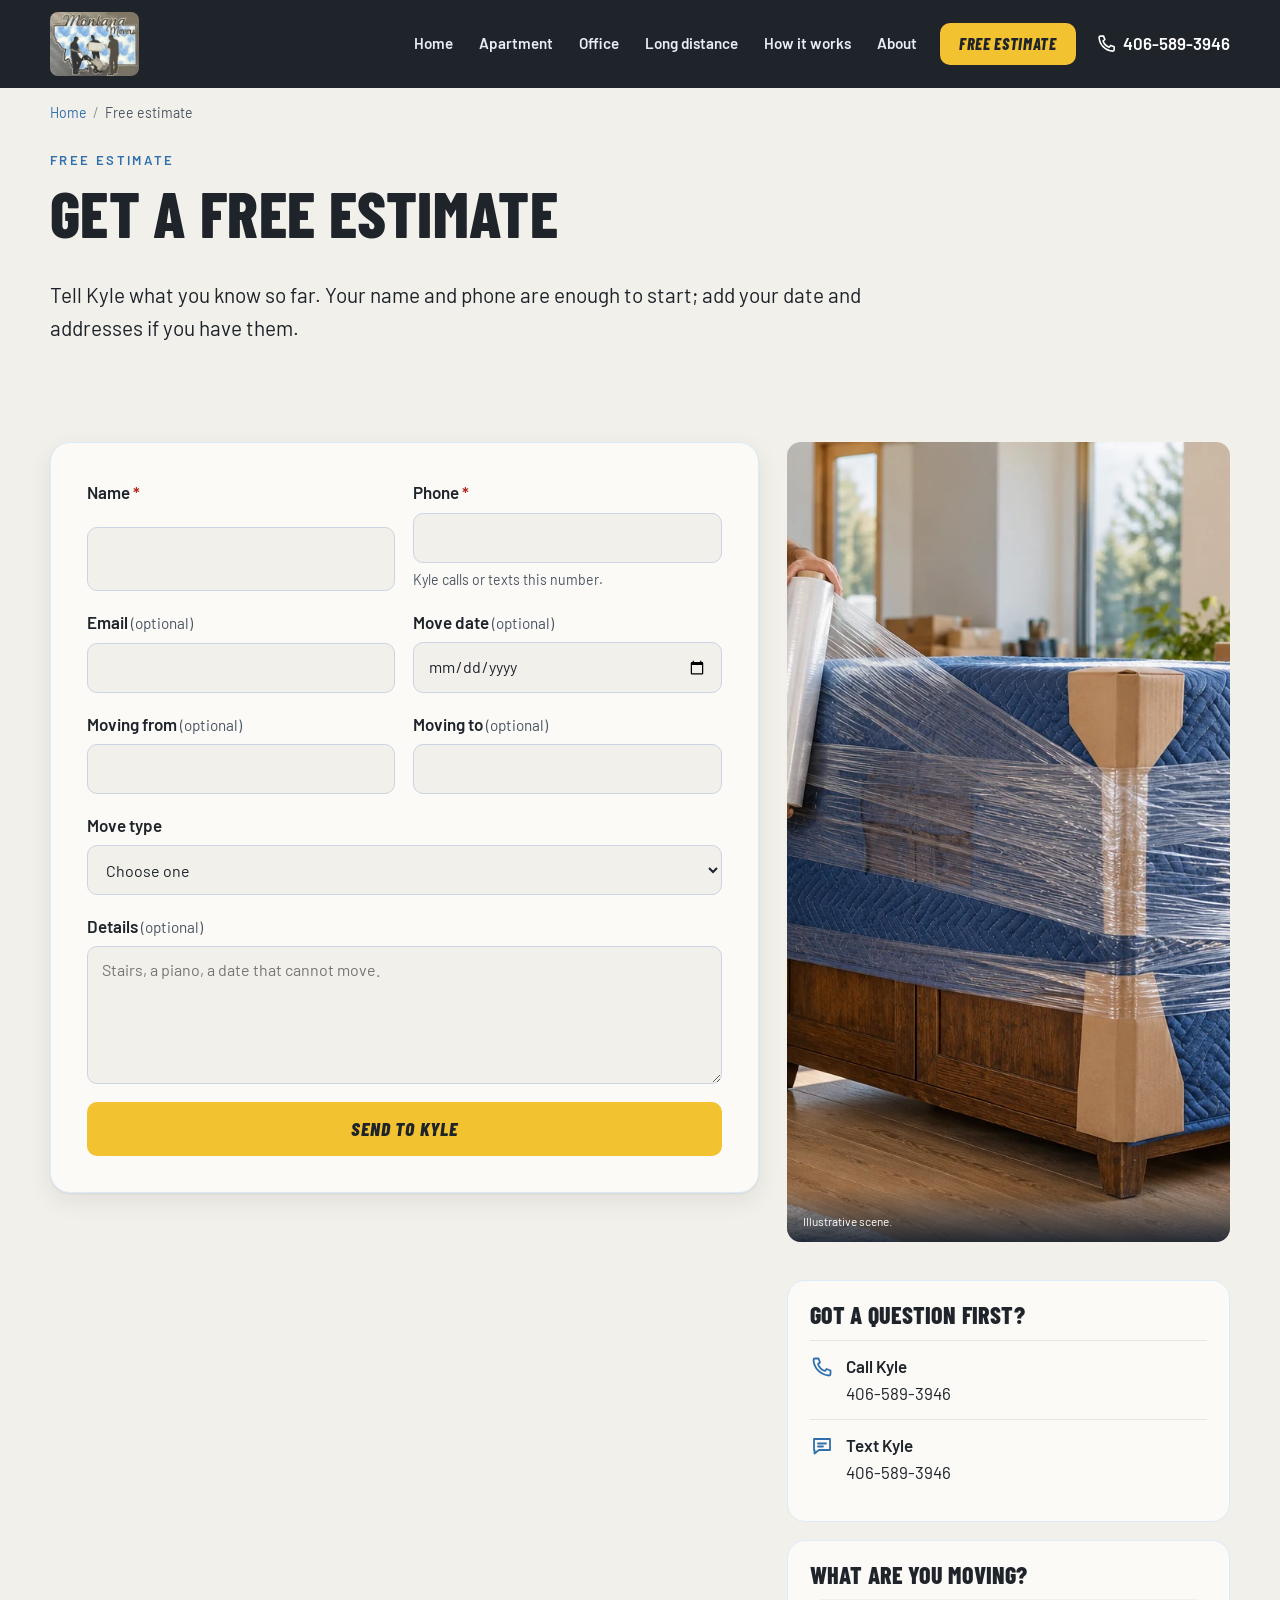
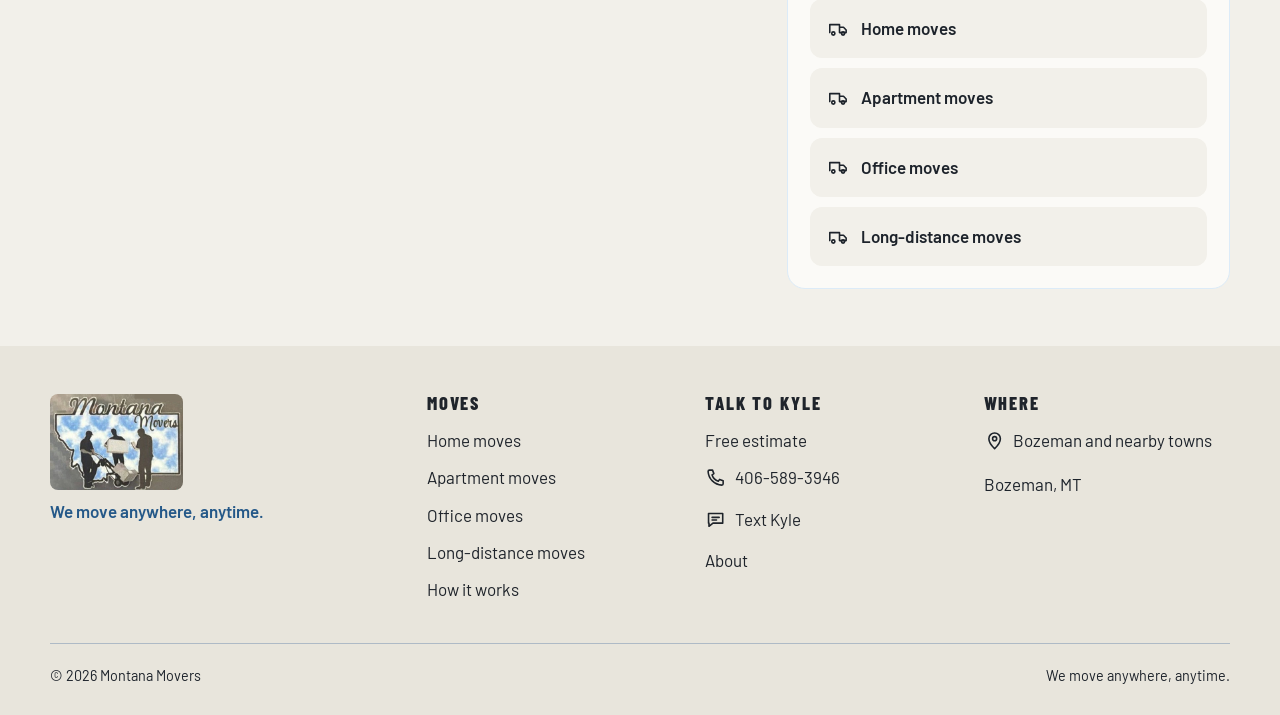
<file: docs/free-estimate/index.html>
<!doctype html>
<html lang="en-US">
<head>
<meta charset="utf-8">
<meta name="viewport" content="width=device-width, initial-scale=1, viewport-fit=cover">
<title>Free Moving Estimate | Montana Movers, Bozeman</title>
<meta name="description" content="Get a free moving estimate from Montana Movers in Bozeman, MT. Tell Kyle the date and both addresses, or call 406-589-3946.">
<link rel="canonical" href="https://montanamoversmt.com/free-estimate/">
<meta name="theme-color" content="#16191E">
<meta name="format-detection" content="telephone=no">
<link rel="icon" href="../assets/favicon.png?v=20261018-unique-scenes-v3" type="image/png">
<link rel="apple-touch-icon" href="../assets/apple-touch-icon.png">
<link rel="preconnect" href="https://fonts.googleapis.com">
<link rel="preconnect" href="https://fonts.gstatic.com" crossorigin>
<link rel="stylesheet" href="https://fonts.googleapis.com/css2?family=Barlow+Condensed:ital,wght@0,600;0,800;1,800&family=Barlow:wght@400;500;600&display=swap">
<link rel="stylesheet" href="../assets/site.css?v=20261018-unique-scenes-v3">
<meta property="og:type" content="website">
<meta property="og:site_name" content="Montana Movers">
<meta property="og:title" content="Free Moving Estimate | Montana Movers, Bozeman">
<meta property="og:description" content="Get a free moving estimate from Montana Movers in Bozeman, MT. Tell Kyle the date and both addresses, or call 406-589-3946.">
<meta property="og:url" content="https://montanamoversmt.com/free-estimate/">
<meta property="og:image" content="https://montanamoversmt.com/assets/og-image.png?v=20261018-unique-scenes-v3">
<meta property="og:image:width" content="1200">
<meta property="og:image:height" content="630">
<meta property="og:image:alt" content="Montana Movers. Bozeman, MT. We move anywhere, anytime. Free estimate: 406-589-3946. Illustrative white truck and mountain landscape.">
<meta property="og:locale" content="en_US">
<meta name="twitter:card" content="summary_large_image">
<meta name="twitter:title" content="Free Moving Estimate | Montana Movers, Bozeman">
<meta name="twitter:description" content="Get a free moving estimate from Montana Movers in Bozeman, MT. Tell Kyle the date and both addresses, or call 406-589-3946.">
<meta name="twitter:image" content="https://montanamoversmt.com/assets/og-image.png?v=20261018-unique-scenes-v3">
<meta name="geo.region" content="US-MT">
<meta name="geo.placename" content="Bozeman">
<script type="application/ld+json">{"@context":"https://schema.org","@type":"MovingCompany","@id":"https://montanamoversmt.com/#business","name":"Montana Movers","url":"https://montanamoversmt.com/","telephone":"+1-406-589-3946","logo":"https://montanamoversmt.com/assets/brand/montana-movers-logo.jpg","image":"https://montanamoversmt.com/assets/hero/mm-hero-end-16x9.jpg","slogan":"We move anywhere, anytime.","address":{"@type":"PostalAddress","addressLocality":"Bozeman","addressRegion":"MT","addressCountry":"US"},"areaServed":[{"@type":"City","name":"Bozeman"},{"@type":"State","name":"Montana"}],"hasOfferCatalog":{"@type":"OfferCatalog","name":"Moving services","itemListElement":[{"@type":"Offer","itemOffered":{"@type":"Service","name":"Home moves","url":"https://montanamoversmt.com/home-moving/"}},{"@type":"Offer","itemOffered":{"@type":"Service","name":"Apartment moves","url":"https://montanamoversmt.com/apartment-moving/"}},{"@type":"Offer","itemOffered":{"@type":"Service","name":"Office moves","url":"https://montanamoversmt.com/office-moving/"}},{"@type":"Offer","itemOffered":{"@type":"Service","name":"Long-distance moves","url":"https://montanamoversmt.com/long-distance-moving/"}}]}}</script>
<script type="application/ld+json">{"@context":"https://schema.org","@type":"ContactPage","name":"Free estimate","url":"https://montanamoversmt.com/free-estimate/","about":{"@id":"https://montanamoversmt.com/#business"}}</script>
<script type="application/ld+json">{"@context":"https://schema.org","@type":"BreadcrumbList","itemListElement":[{"@type":"ListItem","position":1,"name":"Home","item":"https://montanamoversmt.com/"},{"@type":"ListItem","position":2,"name":"Free estimate","item":"https://montanamoversmt.com/free-estimate/"}]}</script>
<script>
(function(){
  document.documentElement.classList.add('js');
  var motion = false, save = false;
  try { motion = window.matchMedia('(prefers-reduced-motion: no-preference)').matches; } catch (e) {}
  try { save = !!(navigator.connection && navigator.connection.saveData); } catch (e) {}
  if (motion && !save) document.documentElement.classList.add('js-motion');
  setTimeout(function(){ if (!window.__mmReady) document.documentElement.classList.remove('js'); }, 3000);
})();
</script>
</head>
<body class="page-inner page-estimate">
<!-- Generated by website/build.mjs from website/src/. Edit the source, not this file. -->
<svg width="0" height="0" style="position:absolute" aria-hidden="true" focusable="false"><defs>
<symbol id="i-truck" viewBox="0 0 24 24"><path d="M2 16.5V7.5h11v9M13 10.5h4.5l3 3v3H13"/><circle cx="6" cy="17.5" r="1.8"/><circle cx="17" cy="17.5" r="1.8"/></symbol>
<symbol id="i-home" viewBox="0 0 24 24"><path d="M3 11.5 12 4l9 7.5V20H3z"/><path d="M9.5 20v-6h5v6"/></symbol>
<symbol id="i-building" viewBox="0 0 24 24"><path d="M4 20V6h10v14M14 10h6v10"/><path d="M7 9.5h4M7 13h4M7 16.5h4M16.5 13.5h2M16.5 16.5h2"/></symbol>
<symbol id="i-road" viewBox="0 0 24 24"><path d="M9 3 5 21M15 3l4 18M12 6v3M12 12v3M12 18v2"/></symbol>
<symbol id="i-box" viewBox="0 0 24 24"><path d="M3.5 8 12 4l8.5 4L12 12z"/><path d="M3.5 8v8L12 20V12M20.5 8v8L12 20"/></symbol>
<symbol id="i-phone" viewBox="0 0 24 24"><path d="M5 3.5h3.5l1.5 4-2 1.5a11 11 0 0 0 7 7l1.5-2 4 1.5V19a1.5 1.5 0 0 1-1.5 1.5A16.5 16.5 0 0 1 3.5 5 1.5 1.5 0 0 1 5 3.5z"/></symbol>
<symbol id="i-chat" viewBox="0 0 24 24"><path d="M4 5h16v11H9l-4.5 3.5V16H4z"/><path d="M8 9.5h8M8 12.5h5"/></symbol>
<symbol id="i-check" viewBox="0 0 24 24"><path d="M4.5 12.5l4.5 4.5 10.5-10.5"/></symbol>
<symbol id="i-arrow" viewBox="0 0 24 24"><path d="M4 12h15M13.5 6.5L19 12l-5.5 5.5"/></symbol>
<symbol id="i-pin" viewBox="0 0 24 24"><path d="M12 21s-6.5-6.2-6.5-11.2a6.5 6.5 0 0 1 13 0C18.5 14.8 12 21 12 21z"/><circle cx="12" cy="9.8" r="2.3"/></symbol>
</defs></svg>
<a class="skip" href="#main">Skip to content</a>
<header class="site-header" data-header>
  <div class="wrap header-inner">
    <a class="brand" href="../" aria-label="Montana Movers, home">
      <img class="brand-logo" src="../assets/brand/montana-movers-logo.jpg?v=20261018-unique-scenes-v3" alt="Montana Movers" width="400" height="288" decoding="async">
    </a>
    <nav class="nav" aria-label="Main">
      <button class="nav-toggle" type="button" aria-expanded="false" aria-controls="nav-menu"><span class="bars" aria-hidden="true"></span><span class="nav-toggle-label">Menu</span></button>
      <ul id="nav-menu" class="nav-menu">
        <li><a href="../home-moving/">Home</a></li><li><a href="../apartment-moving/">Apartment</a></li><li><a href="../office-moving/">Office</a></li><li><a href="../long-distance-moving/">Long distance</a></li>
        <li><a href="../how-it-works/">How it works</a></li>
        <li><a href="../about/">About</a></li>
        <li class="nav-cta"><a class="btn btn-yellow" href="../free-estimate/" aria-current="page"><span>Free estimate</span></a></li>
      </ul>
    </nav>
    <a class="header-phone" href="tel:+14065893946"><svg class="ico" aria-hidden="true" focusable="false"><use href="#i-phone"></use></svg><span>406-589-3946</span></a>
  </div>
</header>
<main id="main">
<nav class="crumbs wrap" aria-label="Breadcrumb"><ol><li><a href="../">Home</a></li><li aria-current="page">Free estimate</li></ol></nav>
<section class="reserve-hero">
  <div class="wrap">
    <p class="kicker">Free estimate</p>
    <h1>Get a Free Estimate</h1>
    <p class="lead">Tell Kyle what you know so far. Your name and phone are enough to start; add your date and addresses if you have them.</p>
  </div>
</section>
<section class="section section-paper section-tight">
  <div class="wrap reserve-grid">
    <div class="form-card">
      <form id="estimate-form" class="reserve-form" method="post" action="https://tggai.app.n8n.cloud/webhook/montana-movers-lead" novalidate data-endpoint="https://tggai.app.n8n.cloud/webhook/montana-movers-lead">
        <div class="hp" aria-hidden="true"><label for="f-company">Company</label><input id="f-company" type="text" name="company" tabindex="-1" autocomplete="off"></div>
        <div class="field">
          <label for="f-name">Name <b aria-hidden="true">*</b></label>
          <input id="f-name" type="text" name="name" required maxlength="80" autocomplete="name">
        </div>
        <div class="field">
          <label for="f-phone">Phone <b aria-hidden="true">*</b></label>
          <input id="f-phone" type="tel" name="phone" required maxlength="20" pattern="[0-9\s\(\)\.\+\-]{10,20}" inputmode="tel" autocomplete="tel" aria-describedby="f-phone-hint">
          <small id="f-phone-hint">Kyle calls or texts this number.</small>
        </div>
        <div class="field">
          <label for="f-email">Email <span class="opt">(optional)</span></label>
          <input id="f-email" type="email" name="email" maxlength="120" autocomplete="email">
        </div>
        <div class="field">
          <label for="f-date">Move date <span class="opt">(optional)</span></label>
          <input id="f-date" type="date" name="date">
        </div>
        <div class="field">
          <label for="f-from">Moving from <span class="opt">(optional)</span></label>
          <input id="f-from" type="text" name="movingFrom" maxlength="120" autocomplete="off">
        </div>
        <div class="field">
          <label for="f-to">Moving to <span class="opt">(optional)</span></label>
          <input id="f-to" type="text" name="movingTo" maxlength="120" autocomplete="off">
        </div>
        <div class="field full">
          <label for="f-type">Move type</label>
          <select id="f-type" name="type">
            <option value="">Choose one</option>
            <option value="home">Home moves</option><option value="apartment">Apartment moves</option><option value="office">Office moves</option><option value="long-distance">Long-distance moves</option><option value="unsure">Not sure</option>
          </select>
        </div>
        <div class="field full">
          <label for="f-details">Details <span class="opt">(optional)</span></label>
          <textarea id="f-details" name="details" maxlength="2000" rows="5" placeholder="Stairs, a piano, a date that cannot move."></textarea>
        </div>
        <div class="field full">
          <button class="btn btn-yellow btn-lg btn-block" type="submit"><span>Send to Kyle</span></button>
        </div>
      </form>
      <noscript><p class="panel panel-warn">This form needs JavaScript. Call or text Kyle at <a href="tel:+14065893946">406-589-3946</a>.</p></noscript>
      <div class="panel panel-ok" id="form-thanks" hidden tabindex="-1">
        <h2>Sent. Kyle has it.</h2>
        <p>Need him sooner? Call or text <a href="tel:+14065893946">406-589-3946</a>.</p>
      </div>
      <div class="panel panel-handoff" id="form-handoff" hidden tabindex="-1">
        <h2>Last step: send it to Kyle</h2>
        <p>Your request is written up. Tap one to send it.</p>
        <div class="btn-row">
          <a class="btn btn-yellow btn-lg" id="handoff-sms" href="sms:+14065893946"><svg class="ico" aria-hidden="true" focusable="false"><use href="#i-chat"></use></svg><span>Text it to Kyle</span></a>
          <a class="btn btn-outline btn-lg" id="handoff-tel" href="tel:+14065893946"><svg class="ico" aria-hidden="true" focusable="false"><use href="#i-phone"></use></svg><span>Call 406-589-3946</span></a>
        </div>
        <p class="fine">Your details are still in the form above.</p>
      </div>
      <div class="panel panel-error" id="form-error" hidden role="alert" tabindex="-1">
        <h2>That did not send.</h2>
        <p>Your details are still in the form. Try again, or <a id="error-sms" href="sms:+14065893946">text Kyle</a> or call <a href="tel:+14065893946">406-589-3946</a>.</p>
      </div>
    </div>
    <aside class="reserve-side">
      <figure class="estimate-photo"><img src="../assets/photos/unique/wrap.webp?v=20261018-unique-scenes-v3" alt="Illustrative protective stretch wrap, padded furniture and moving boxes." width="1200" height="800" loading="lazy"><figcaption>Illustrative scene.</figcaption></figure>
      <div class="side-card">
        <h2 class="side-h">Got a question first?</h2>
        <a class="side-link" href="tel:+14065893946"><svg class="ico" aria-hidden="true" focusable="false"><use href="#i-phone"></use></svg><span><b>Call Kyle</b>406-589-3946</span></a>
        <a class="side-link" href="sms:+14065893946"><svg class="ico" aria-hidden="true" focusable="false"><use href="#i-chat"></use></svg><span><b>Text Kyle</b>406-589-3946</span></a>
      </div>
      <div class="side-card">
        <h2 class="side-h">What are you moving?</h2>
        <ul class="link-list">
          <li><a href="../home-moving/"><svg class="ico" aria-hidden="true" focusable="false"><use href="#i-truck"></use></svg><span>Home moves</span></a></li><li><a href="../apartment-moving/"><svg class="ico" aria-hidden="true" focusable="false"><use href="#i-truck"></use></svg><span>Apartment moves</span></a></li><li><a href="../office-moving/"><svg class="ico" aria-hidden="true" focusable="false"><use href="#i-truck"></use></svg><span>Office moves</span></a></li><li><a href="../long-distance-moving/"><svg class="ico" aria-hidden="true" focusable="false"><use href="#i-truck"></use></svg><span>Long-distance moves</span></a></li>
        </ul>
      </div>
    </aside>
  </div>
</section>
</main>
<footer class="site-footer">
  <div class="footer-body">
    <div class="wrap footer-grid">
      <div class="footer-brand">
        <a class="brand brand-footer" href="../" aria-label="Montana Movers, home"><img class="brand-logo" src="../assets/brand/montana-movers-logo.jpg?v=20261018-unique-scenes-v3" alt="Montana Movers" width="400" height="288" decoding="async"></a>
        <p class="footer-tagline">We move anywhere, anytime.</p>
      </div>
      <div>
        <h2 class="footer-h">Moves</h2>
        <ul>
          <li><a href="../home-moving/">Home moves</a></li><li><a href="../apartment-moving/">Apartment moves</a></li><li><a href="../office-moving/">Office moves</a></li><li><a href="../long-distance-moving/">Long-distance moves</a></li>
          <li><a href="../how-it-works/">How it works</a></li>
        </ul>
      </div>
      <div>
        <h2 class="footer-h">Talk to Kyle</h2>
        <ul>
          <li><a href="../free-estimate/">Free estimate</a></li>
          <li><a href="tel:+14065893946"><svg class="ico" aria-hidden="true" focusable="false"><use href="#i-phone"></use></svg><span>406-589-3946</span></a></li>
          <li><a href="sms:+14065893946"><svg class="ico" aria-hidden="true" focusable="false"><use href="#i-chat"></use></svg><span>Text Kyle</span></a></li>
          <li><a href="../about/">About</a></li>
        </ul>
      </div>
      <div>
        <h2 class="footer-h">Where</h2>
        <p class="footer-where"><svg class="ico" aria-hidden="true" focusable="false"><use href="#i-pin"></use></svg><span>Bozeman and nearby towns</span></p>
        <p class="footer-where">Bozeman, MT</p>
      </div>
    </div>
    <div class="wrap legal">
      <span>&copy; 2026 Montana Movers</span>
      <span>We move anywhere, anytime.</span>
    </div>
  </div>
</footer>
<div class="mobile-bar" aria-label="Contact Kyle">
  <a href="tel:+14065893946"><svg class="ico" aria-hidden="true" focusable="false"><use href="#i-phone"></use></svg><span>Call</span></a>
  <a href="sms:+14065893946"><svg class="ico" aria-hidden="true" focusable="false"><use href="#i-chat"></use></svg><span>Text</span></a>
  <a class="mb-primary" href="../free-estimate/"><span>Free estimate</span></a>
</div>
<script src="../assets/config.js?v=20261018-unique-scenes-v3"></script>
<script src="../assets/mm-core.js?v=20261018-unique-scenes-v3"></script>
<script src="../assets/site.js?v=20261018-unique-scenes-v3" defer></script>
<script src="../assets/fg-collect.js?v=20261018-unique-scenes-v3" data-business="montana-movers" defer></script>
</body>
</html>
</file>
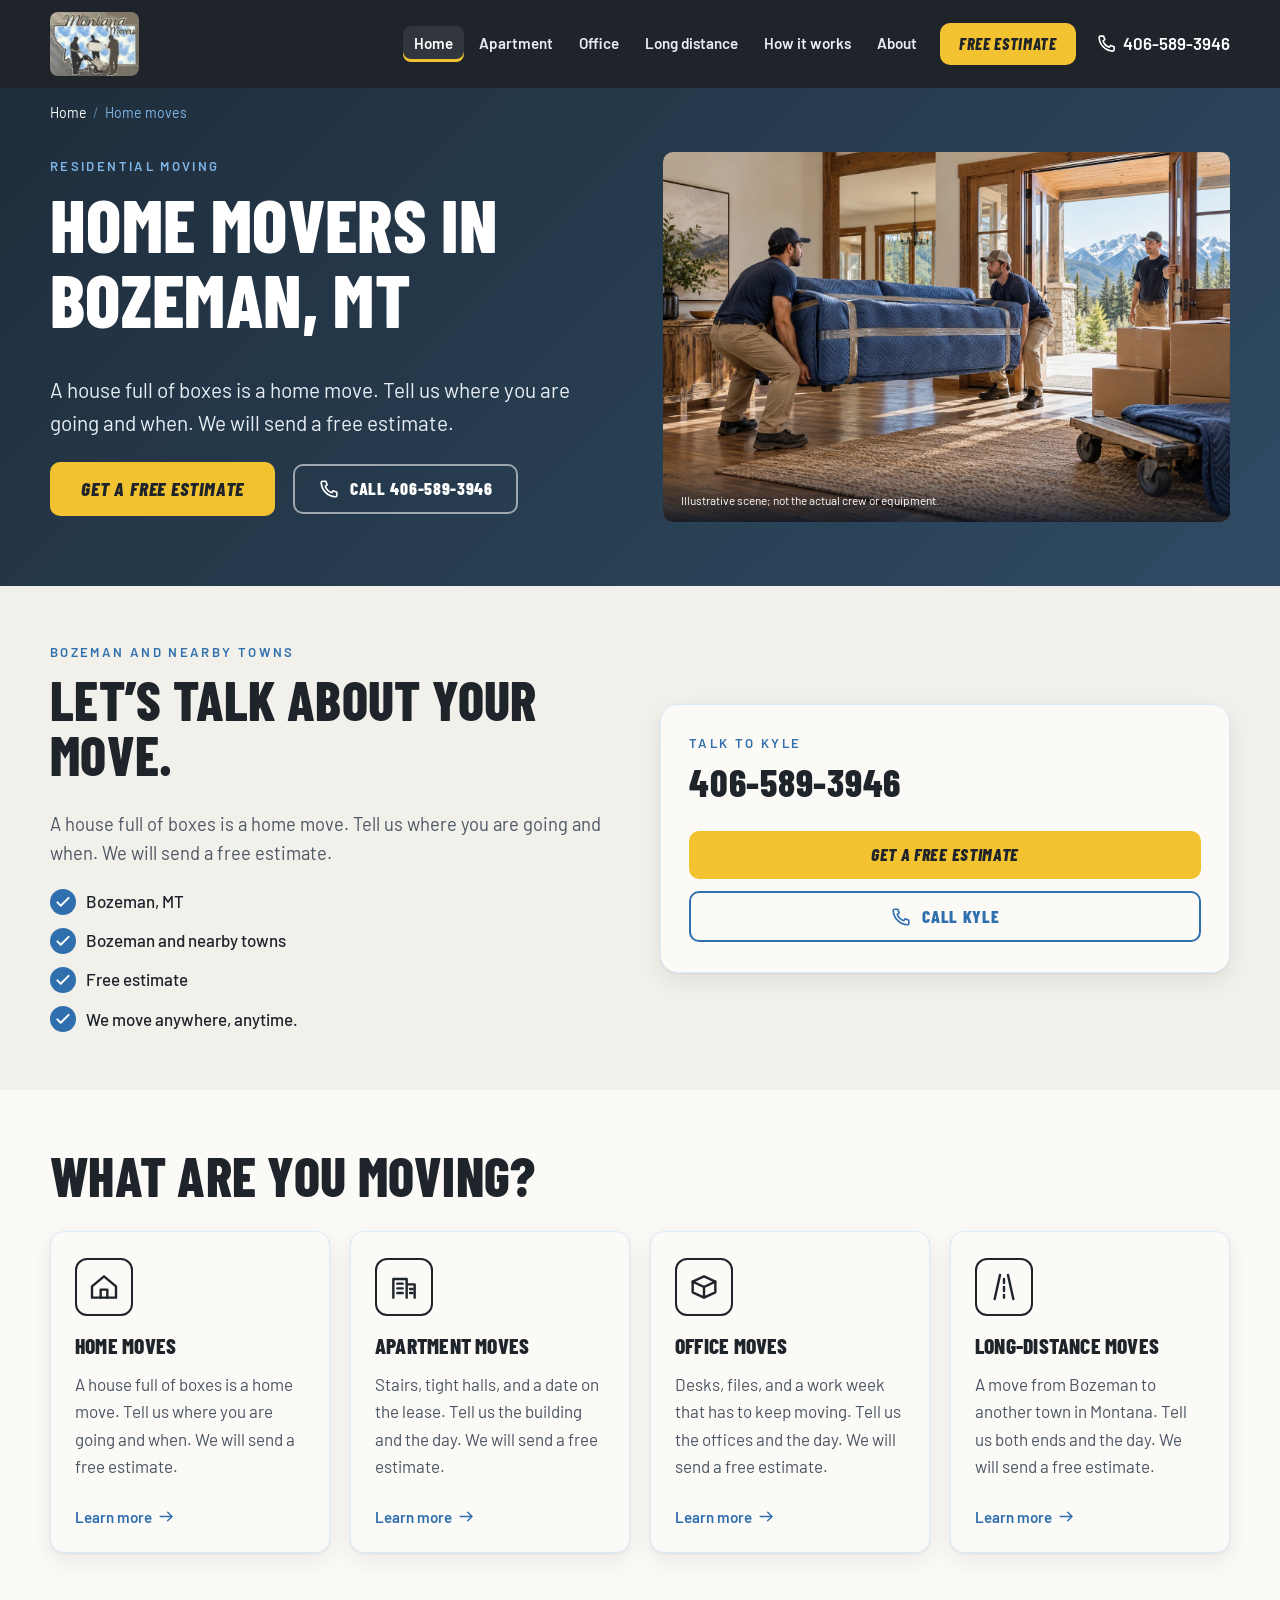
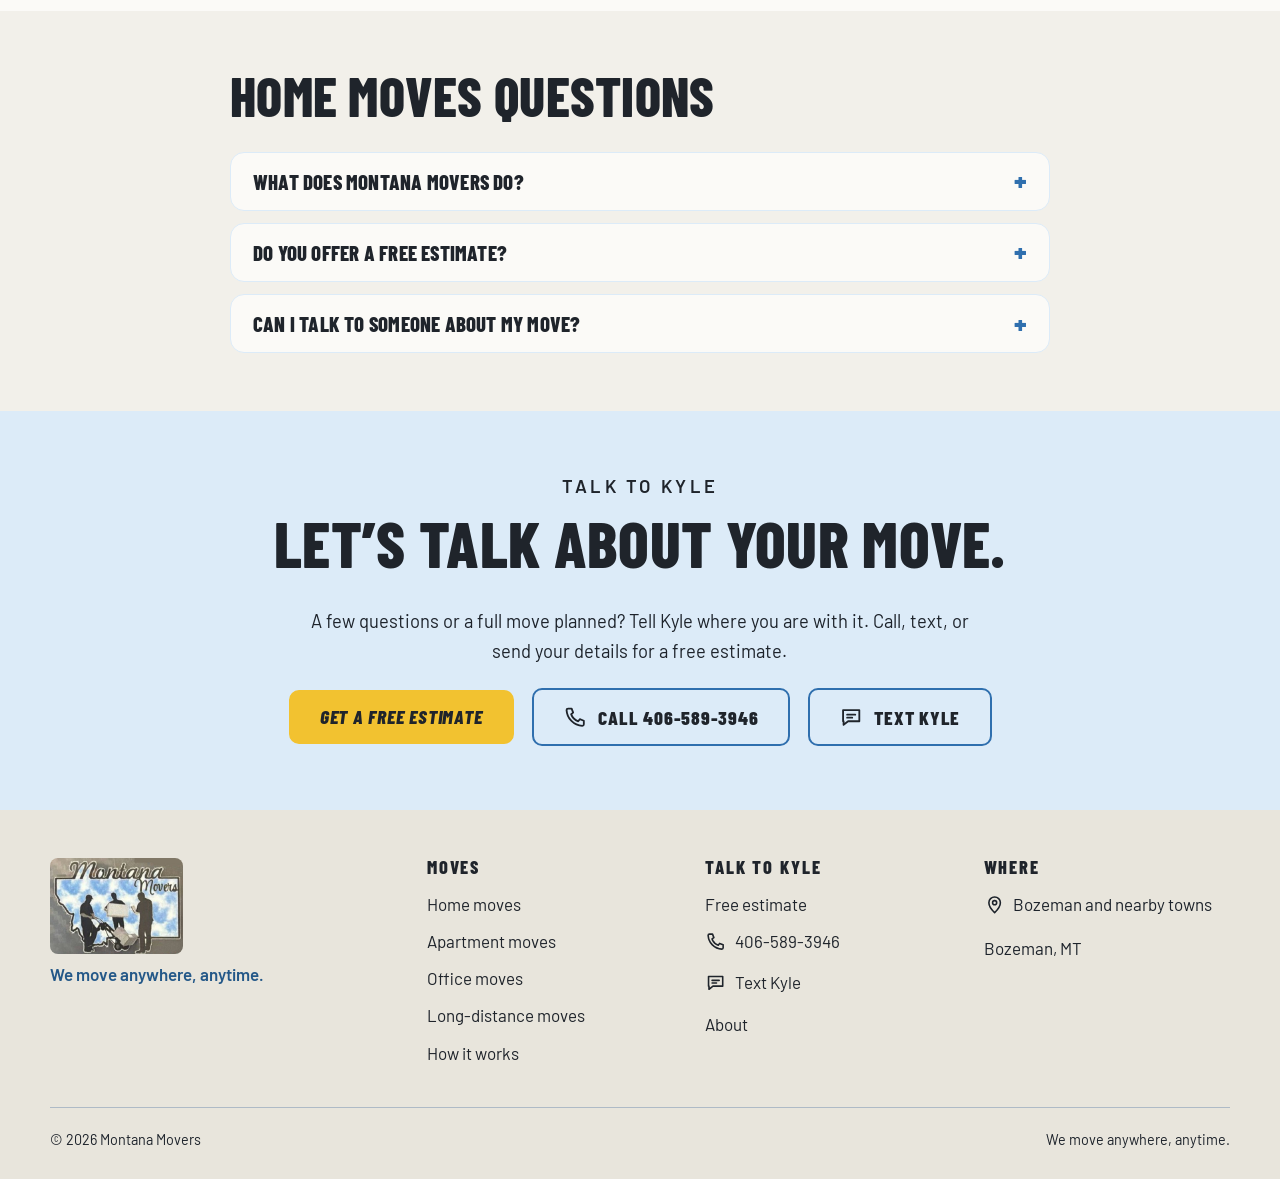
<file: docs/home-moving/index.html>
<!doctype html>
<html lang="en-US">
<head>
<meta charset="utf-8">
<meta name="viewport" content="width=device-width, initial-scale=1, viewport-fit=cover">
<title>Home Movers in Bozeman, MT | Montana Movers</title>
<meta name="description" content="Home movers in Bozeman, MT. Montana Movers handles residential moves in Bozeman and nearby towns. Get a free estimate or call 406-589-3946.">
<link rel="canonical" href="https://montanamoversmt.com/home-moving/">
<meta name="theme-color" content="#16191E">
<meta name="format-detection" content="telephone=no">
<link rel="icon" href="../assets/favicon.png?v=20261018-unique-scenes-v3" type="image/png">
<link rel="apple-touch-icon" href="../assets/apple-touch-icon.png">
<link rel="preconnect" href="https://fonts.googleapis.com">
<link rel="preconnect" href="https://fonts.gstatic.com" crossorigin>
<link rel="stylesheet" href="https://fonts.googleapis.com/css2?family=Barlow+Condensed:ital,wght@0,600;0,800;1,800&family=Barlow:wght@400;500;600&display=swap">
<link rel="stylesheet" href="../assets/site.css?v=20261018-unique-scenes-v3">
<meta property="og:type" content="website">
<meta property="og:site_name" content="Montana Movers">
<meta property="og:title" content="Home Movers in Bozeman, MT | Montana Movers">
<meta property="og:description" content="Home movers in Bozeman, MT. Montana Movers handles residential moves in Bozeman and nearby towns. Get a free estimate or call 406-589-3946.">
<meta property="og:url" content="https://montanamoversmt.com/home-moving/">
<meta property="og:image" content="https://montanamoversmt.com/assets/og-image.png?v=20261018-unique-scenes-v3">
<meta property="og:image:width" content="1200">
<meta property="og:image:height" content="630">
<meta property="og:image:alt" content="Montana Movers. Bozeman, MT. We move anywhere, anytime. Free estimate: 406-589-3946. Illustrative white truck and mountain landscape.">
<meta property="og:locale" content="en_US">
<meta name="twitter:card" content="summary_large_image">
<meta name="twitter:title" content="Home Movers in Bozeman, MT | Montana Movers">
<meta name="twitter:description" content="Home movers in Bozeman, MT. Montana Movers handles residential moves in Bozeman and nearby towns. Get a free estimate or call 406-589-3946.">
<meta name="twitter:image" content="https://montanamoversmt.com/assets/og-image.png?v=20261018-unique-scenes-v3">
<meta name="geo.region" content="US-MT">
<meta name="geo.placename" content="Bozeman">
<script type="application/ld+json">{"@context":"https://schema.org","@type":"Service","name":"Home moves","serviceType":"Home moves","description":"A house full of boxes is a home move. Tell us where you are going and when. We will send a free estimate.","url":"https://montanamoversmt.com/home-moving/","provider":{"@id":"https://montanamoversmt.com/#business"},"areaServed":[{"@type":"City","name":"Bozeman"},{"@type":"State","name":"Montana"}]}</script>
<script type="application/ld+json">{"@context":"https://schema.org","@type":"BreadcrumbList","itemListElement":[{"@type":"ListItem","position":1,"name":"Home","item":"https://montanamoversmt.com/"},{"@type":"ListItem","position":2,"name":"Home moves","item":"https://montanamoversmt.com/home-moving/"}]}</script>
<script>
(function(){
  document.documentElement.classList.add('js');
  var motion = false, save = false;
  try { motion = window.matchMedia('(prefers-reduced-motion: no-preference)').matches; } catch (e) {}
  try { save = !!(navigator.connection && navigator.connection.saveData); } catch (e) {}
  if (motion && !save) document.documentElement.classList.add('js-motion');
  setTimeout(function(){ if (!window.__mmReady) document.documentElement.classList.remove('js'); }, 3000);
})();
</script>
</head>
<body class="page-inner">
<!-- Generated by website/build.mjs from website/src/. Edit the source, not this file. -->
<svg width="0" height="0" style="position:absolute" aria-hidden="true" focusable="false"><defs>
<symbol id="i-truck" viewBox="0 0 24 24"><path d="M2 16.5V7.5h11v9M13 10.5h4.5l3 3v3H13"/><circle cx="6" cy="17.5" r="1.8"/><circle cx="17" cy="17.5" r="1.8"/></symbol>
<symbol id="i-home" viewBox="0 0 24 24"><path d="M3 11.5 12 4l9 7.5V20H3z"/><path d="M9.5 20v-6h5v6"/></symbol>
<symbol id="i-building" viewBox="0 0 24 24"><path d="M4 20V6h10v14M14 10h6v10"/><path d="M7 9.5h4M7 13h4M7 16.5h4M16.5 13.5h2M16.5 16.5h2"/></symbol>
<symbol id="i-road" viewBox="0 0 24 24"><path d="M9 3 5 21M15 3l4 18M12 6v3M12 12v3M12 18v2"/></symbol>
<symbol id="i-box" viewBox="0 0 24 24"><path d="M3.5 8 12 4l8.5 4L12 12z"/><path d="M3.5 8v8L12 20V12M20.5 8v8L12 20"/></symbol>
<symbol id="i-phone" viewBox="0 0 24 24"><path d="M5 3.5h3.5l1.5 4-2 1.5a11 11 0 0 0 7 7l1.5-2 4 1.5V19a1.5 1.5 0 0 1-1.5 1.5A16.5 16.5 0 0 1 3.5 5 1.5 1.5 0 0 1 5 3.5z"/></symbol>
<symbol id="i-chat" viewBox="0 0 24 24"><path d="M4 5h16v11H9l-4.5 3.5V16H4z"/><path d="M8 9.5h8M8 12.5h5"/></symbol>
<symbol id="i-check" viewBox="0 0 24 24"><path d="M4.5 12.5l4.5 4.5 10.5-10.5"/></symbol>
<symbol id="i-arrow" viewBox="0 0 24 24"><path d="M4 12h15M13.5 6.5L19 12l-5.5 5.5"/></symbol>
<symbol id="i-pin" viewBox="0 0 24 24"><path d="M12 21s-6.5-6.2-6.5-11.2a6.5 6.5 0 0 1 13 0C18.5 14.8 12 21 12 21z"/><circle cx="12" cy="9.8" r="2.3"/></symbol>
</defs></svg>
<a class="skip" href="#main">Skip to content</a>
<header class="site-header" data-header>
  <div class="wrap header-inner">
    <a class="brand" href="../" aria-label="Montana Movers, home">
      <img class="brand-logo" src="../assets/brand/montana-movers-logo.jpg?v=20261018-unique-scenes-v3" alt="Montana Movers" width="400" height="288" decoding="async">
    </a>
    <nav class="nav" aria-label="Main">
      <button class="nav-toggle" type="button" aria-expanded="false" aria-controls="nav-menu"><span class="bars" aria-hidden="true"></span><span class="nav-toggle-label">Menu</span></button>
      <ul id="nav-menu" class="nav-menu">
        <li><a href="../home-moving/" aria-current="page">Home</a></li><li><a href="../apartment-moving/">Apartment</a></li><li><a href="../office-moving/">Office</a></li><li><a href="../long-distance-moving/">Long distance</a></li>
        <li><a href="../how-it-works/">How it works</a></li>
        <li><a href="../about/">About</a></li>
        <li class="nav-cta"><a class="btn btn-yellow" href="../free-estimate/"><span>Free estimate</span></a></li>
      </ul>
    </nav>
    <a class="header-phone" href="tel:+14065893946"><svg class="ico" aria-hidden="true" focusable="false"><use href="#i-phone"></use></svg><span>406-589-3946</span></a>
  </div>
</header>
<main id="main">
<nav class="crumbs wrap" aria-label="Breadcrumb"><ol><li><a href="../">Home</a></li><li aria-current="page">Home moves</li></ol></nav>
<section class="page-hero page-hero-photo">
  <div class="wrap page-hero-inner">
    <div class="page-hero-copy">
      <p class="kicker kicker-light">Residential moving</p>
      <h1>Home Movers in Bozeman, MT</h1><p class="lead">A house full of boxes is a home move. Tell us where you are going and when. We will send a free estimate.</p>
      <div class="btn-row">
        <a class="btn btn-yellow btn-lg" href="../free-estimate/?type=home"><span>Get a free estimate</span></a>
        <a class="btn btn-ghost-light" href="tel:+14065893946"><svg class="ico" aria-hidden="true" focusable="false"><use href="#i-phone"></use></svg><span>Call 406-589-3946</span></a>
      </div>
    </div>
    <figure class="page-hero-photo-frame"><img src="../assets/photos/unique/home.webp?v=20261018-unique-scenes-v3" alt="Illustrative team coordinating a protected sofa move. Not Kyle’s actual crew." width="1536" height="1024" fetchpriority="high"><figcaption>Illustrative scene; not the actual crew or equipment.</figcaption></figure>
  </div>
</section>
<section class="section section-paper">
  <div class="wrap split">
    <div class="reveal">
      <p class="kicker">Bozeman and nearby towns</p>
      <h2>Let’s talk about your move.</h2>
      <p class="section-lead">A house full of boxes is a home move. Tell us where you are going and when. We will send a free estimate.</p>
      <ul class="ticks">
        <li><svg class="ico" aria-hidden="true" focusable="false"><use href="#i-check"></use></svg><span>Bozeman, MT</span></li>
        <li><svg class="ico" aria-hidden="true" focusable="false"><use href="#i-check"></use></svg><span>Bozeman and nearby towns</span></li>
        <li><svg class="ico" aria-hidden="true" focusable="false"><use href="#i-check"></use></svg><span>Free estimate</span></li>
        <li><svg class="ico" aria-hidden="true" focusable="false"><use href="#i-check"></use></svg><span>We move anywhere, anytime.</span></li>
      </ul>
    </div>
    <div class="price-card reveal">
      <p class="kicker">Talk to Kyle</p>
      <p class="price-big">406-589-3946</p>
      <a class="btn btn-yellow btn-block" href="../free-estimate/?type=home"><span>Get a free estimate</span></a>
      <a class="btn btn-outline btn-block" href="tel:+14065893946"><svg class="ico" aria-hidden="true" focusable="false"><use href="#i-phone"></use></svg><span>Call Kyle</span></a>
    </div>
  </div>
</section>
<section class="section section-white">
  <div class="wrap">
    <div class="section-head reveal"><h2>What are you moving?</h2></div>
    <div class="cards">
    <a class="card service-card reveal" style="--i:0" href="../home-moving/">
      <span class="card-ico"><svg class="ico" aria-hidden="true" focusable="false"><use href="#i-home"></use></svg></span>
      <h3>Home moves</h3>
      <p>A house full of boxes is a home move. Tell us where you are going and when. We will send a free estimate.</p>
      <span class="card-foot"><span class="card-more">Learn more<svg class="ico" aria-hidden="true" focusable="false"><use href="#i-arrow"></use></svg></span></span>
    </a>
    <a class="card service-card reveal" style="--i:1" href="../apartment-moving/">
      <span class="card-ico"><svg class="ico" aria-hidden="true" focusable="false"><use href="#i-building"></use></svg></span>
      <h3>Apartment moves</h3>
      <p>Stairs, tight halls, and a date on the lease. Tell us the building and the day. We will send a free estimate.</p>
      <span class="card-foot"><span class="card-more">Learn more<svg class="ico" aria-hidden="true" focusable="false"><use href="#i-arrow"></use></svg></span></span>
    </a>
    <a class="card service-card reveal" style="--i:2" href="../office-moving/">
      <span class="card-ico"><svg class="ico" aria-hidden="true" focusable="false"><use href="#i-box"></use></svg></span>
      <h3>Office moves</h3>
      <p>Desks, files, and a work week that has to keep moving. Tell us the offices and the day. We will send a free estimate.</p>
      <span class="card-foot"><span class="card-more">Learn more<svg class="ico" aria-hidden="true" focusable="false"><use href="#i-arrow"></use></svg></span></span>
    </a>
    <a class="card service-card reveal" style="--i:3" href="../long-distance-moving/">
      <span class="card-ico"><svg class="ico" aria-hidden="true" focusable="false"><use href="#i-road"></use></svg></span>
      <h3>Long-distance moves</h3>
      <p>A move from Bozeman to another town in Montana. Tell us both ends and the day. We will send a free estimate.</p>
      <span class="card-foot"><span class="card-more">Learn more<svg class="ico" aria-hidden="true" focusable="false"><use href="#i-arrow"></use></svg></span></span>
    </a>
  </div>
  </div>
</section>
<section class="section section-paper">
  <div class="wrap narrow">
    <div class="section-head reveal"><h2>Home moves questions</h2></div>
    <div class="faq"><details class="faq-item reveal"><summary><h3>What does Montana Movers do?</h3></summary><div class="faq-a"><p>Montana Movers is a moving company in Bozeman and nearby towns. Home moves · Apartment moves · Office moves · Long-distance moves.</p></div></details><details class="faq-item reveal"><summary><h3>Do you offer a free estimate?</h3></summary><div class="faq-a"><p>Yes. Send the move details or call 406-589-3946.</p></div></details><details class="faq-item reveal"><summary><h3>Can I talk to someone about my move?</h3></summary><div class="faq-a"><p>Yes. Call or text Kyle Robinson at 406-589-3946. Tell him what you have in mind.</p></div></details></div>
  </div>
</section>
<section class="cta-band" aria-labelledby="cta-title">
  
  <div class="wrap cta-inner reveal">
    <p class="kicker kicker-light">Talk to Kyle</p>
    <h2 id="cta-title">Let’s talk about your move.</h2>
    <p>A few questions or a full move planned? Tell Kyle where you are with it. Call, text, or send your details for a free estimate.</p>
    <div class="btn-row">
      <a class="btn btn-yellow btn-lg" href="../free-estimate/?type=home"><span>Get a free estimate</span></a>
      <a class="btn btn-ghost-light btn-lg" href="tel:+14065893946"><svg class="ico" aria-hidden="true" focusable="false"><use href="#i-phone"></use></svg><span>Call 406-589-3946</span></a>
      <a class="btn btn-ghost-light btn-lg" href="sms:+14065893946"><svg class="ico" aria-hidden="true" focusable="false"><use href="#i-chat"></use></svg><span>Text Kyle</span></a>
    </div>
  </div>
</section>
</main>
<footer class="site-footer">
  <div class="footer-body">
    <div class="wrap footer-grid">
      <div class="footer-brand">
        <a class="brand brand-footer" href="../" aria-label="Montana Movers, home"><img class="brand-logo" src="../assets/brand/montana-movers-logo.jpg?v=20261018-unique-scenes-v3" alt="Montana Movers" width="400" height="288" decoding="async"></a>
        <p class="footer-tagline">We move anywhere, anytime.</p>
      </div>
      <div>
        <h2 class="footer-h">Moves</h2>
        <ul>
          <li><a href="../home-moving/">Home moves</a></li><li><a href="../apartment-moving/">Apartment moves</a></li><li><a href="../office-moving/">Office moves</a></li><li><a href="../long-distance-moving/">Long-distance moves</a></li>
          <li><a href="../how-it-works/">How it works</a></li>
        </ul>
      </div>
      <div>
        <h2 class="footer-h">Talk to Kyle</h2>
        <ul>
          <li><a href="../free-estimate/">Free estimate</a></li>
          <li><a href="tel:+14065893946"><svg class="ico" aria-hidden="true" focusable="false"><use href="#i-phone"></use></svg><span>406-589-3946</span></a></li>
          <li><a href="sms:+14065893946"><svg class="ico" aria-hidden="true" focusable="false"><use href="#i-chat"></use></svg><span>Text Kyle</span></a></li>
          <li><a href="../about/">About</a></li>
        </ul>
      </div>
      <div>
        <h2 class="footer-h">Where</h2>
        <p class="footer-where"><svg class="ico" aria-hidden="true" focusable="false"><use href="#i-pin"></use></svg><span>Bozeman and nearby towns</span></p>
        <p class="footer-where">Bozeman, MT</p>
      </div>
    </div>
    <div class="wrap legal">
      <span>&copy; 2026 Montana Movers</span>
      <span>We move anywhere, anytime.</span>
    </div>
  </div>
</footer>
<div class="mobile-bar" aria-label="Contact Kyle">
  <a href="tel:+14065893946"><svg class="ico" aria-hidden="true" focusable="false"><use href="#i-phone"></use></svg><span>Call</span></a>
  <a href="sms:+14065893946"><svg class="ico" aria-hidden="true" focusable="false"><use href="#i-chat"></use></svg><span>Text</span></a>
  <a class="mb-primary" href="../free-estimate/"><span>Free estimate</span></a>
</div>
<script src="../assets/config.js?v=20261018-unique-scenes-v3"></script>
<script src="../assets/mm-core.js?v=20261018-unique-scenes-v3"></script>
<script src="../assets/site.js?v=20261018-unique-scenes-v3" defer></script>
<script src="../assets/fg-collect.js?v=20261018-unique-scenes-v3" data-business="montana-movers" defer></script>
</body>
</html>
</file>
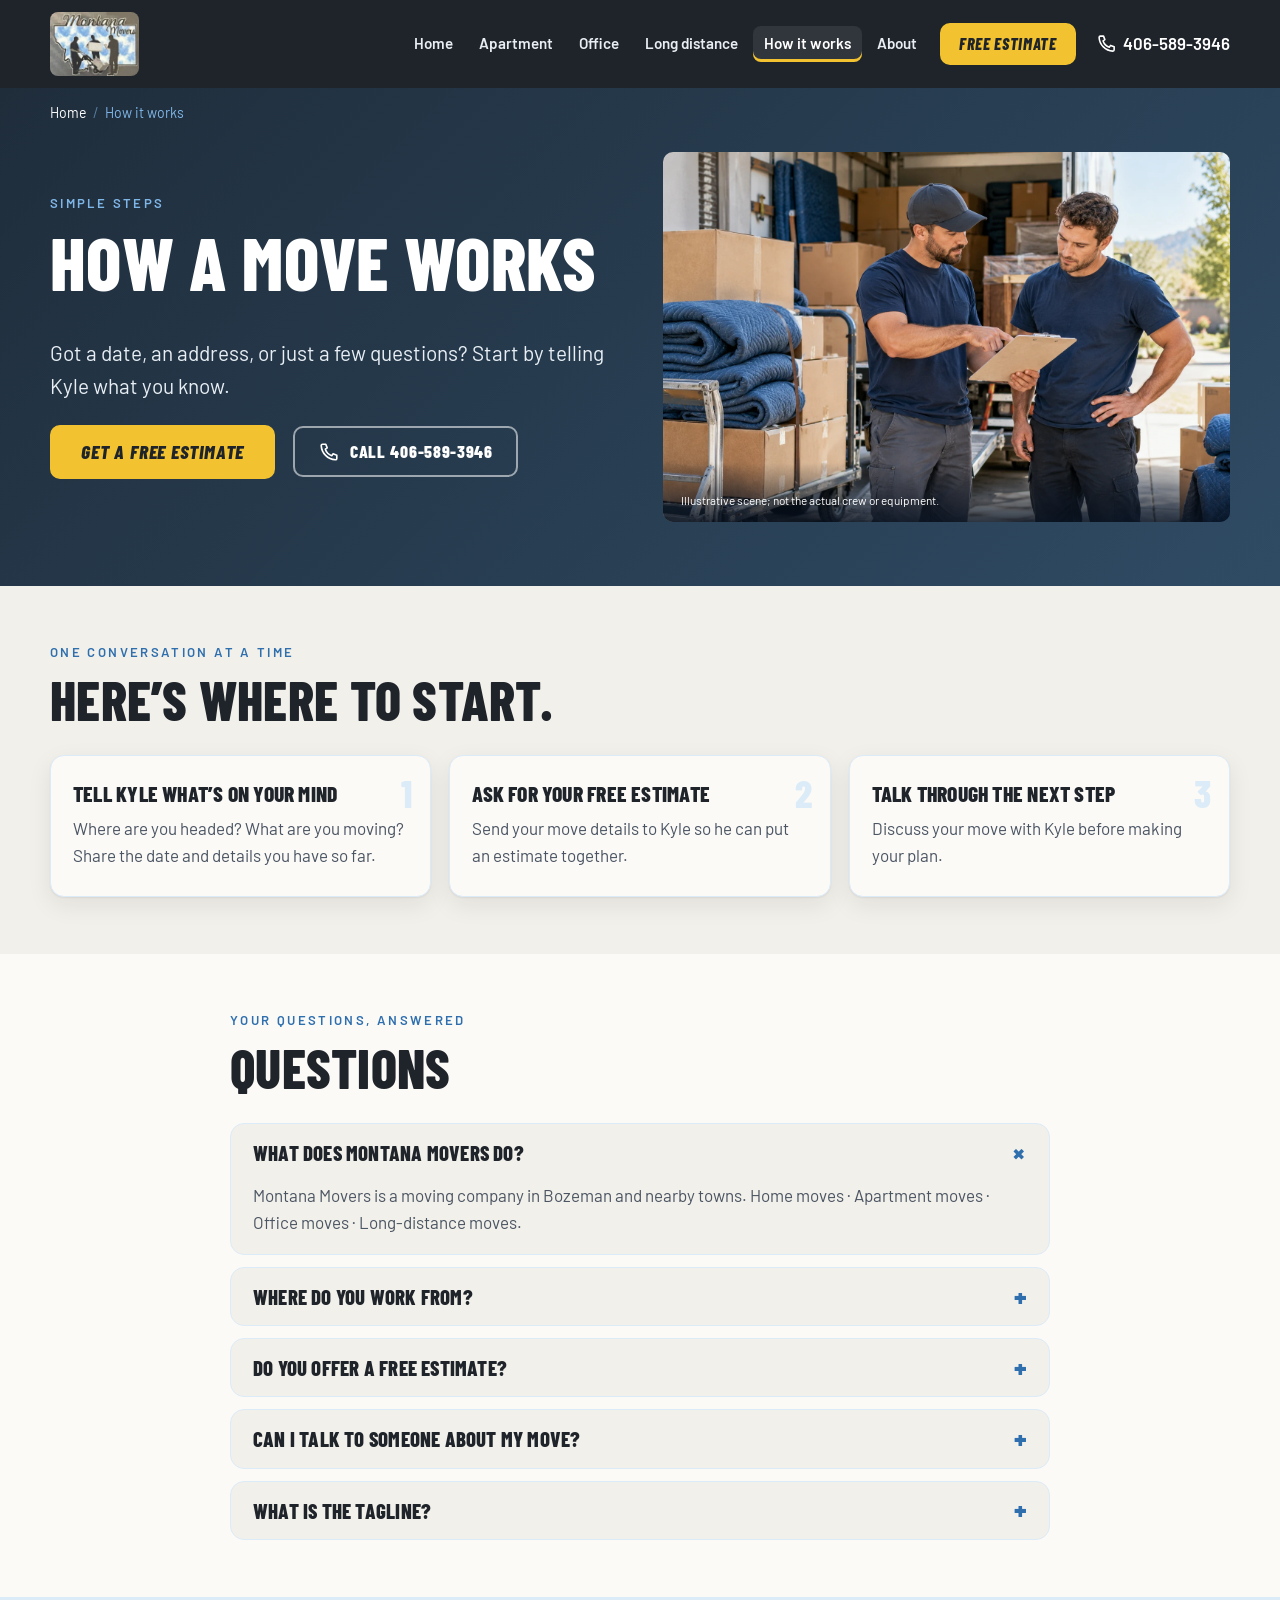
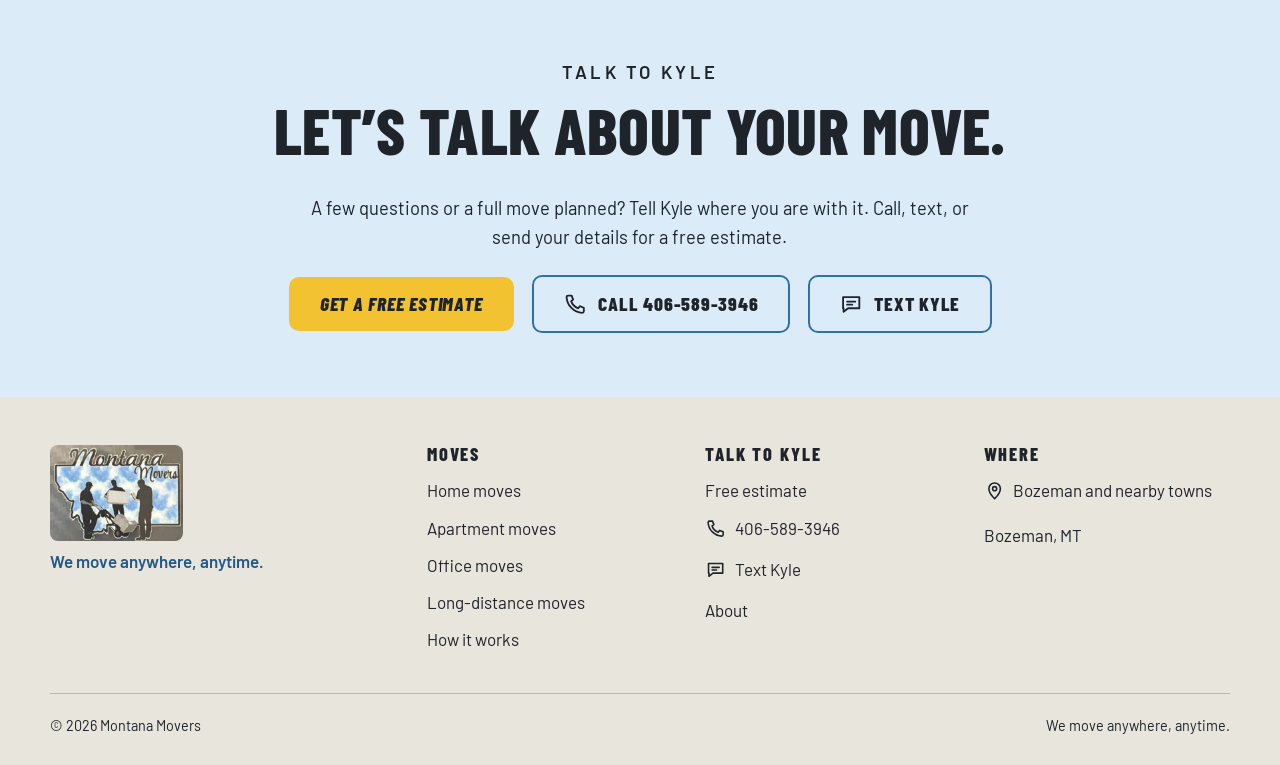
<file: docs/how-it-works/index.html>
<!doctype html>
<html lang="en-US">
<head>
<meta charset="utf-8">
<meta name="viewport" content="width=device-width, initial-scale=1, viewport-fit=cover">
<title>How a Move Works | Montana Movers, Bozeman MT</title>
<meta name="description" content="How a move with Montana Movers works in Bozeman, MT. Tell Kyle the plan, get a free estimate, then move. Call 406-589-3946 or send the form.">
<link rel="canonical" href="https://montanamoversmt.com/how-it-works/">
<meta name="theme-color" content="#16191E">
<meta name="format-detection" content="telephone=no">
<link rel="icon" href="../assets/favicon.png?v=20261018-unique-scenes-v3" type="image/png">
<link rel="apple-touch-icon" href="../assets/apple-touch-icon.png">
<link rel="preconnect" href="https://fonts.googleapis.com">
<link rel="preconnect" href="https://fonts.gstatic.com" crossorigin>
<link rel="stylesheet" href="https://fonts.googleapis.com/css2?family=Barlow+Condensed:ital,wght@0,600;0,800;1,800&family=Barlow:wght@400;500;600&display=swap">
<link rel="stylesheet" href="../assets/site.css?v=20261018-unique-scenes-v3">
<meta property="og:type" content="website">
<meta property="og:site_name" content="Montana Movers">
<meta property="og:title" content="How a Move Works | Montana Movers, Bozeman MT">
<meta property="og:description" content="How a move with Montana Movers works in Bozeman, MT. Tell Kyle the plan, get a free estimate, then move. Call 406-589-3946 or send the form.">
<meta property="og:url" content="https://montanamoversmt.com/how-it-works/">
<meta property="og:image" content="https://montanamoversmt.com/assets/og-image.png?v=20261018-unique-scenes-v3">
<meta property="og:image:width" content="1200">
<meta property="og:image:height" content="630">
<meta property="og:image:alt" content="Montana Movers. Bozeman, MT. We move anywhere, anytime. Free estimate: 406-589-3946. Illustrative white truck and mountain landscape.">
<meta property="og:locale" content="en_US">
<meta name="twitter:card" content="summary_large_image">
<meta name="twitter:title" content="How a Move Works | Montana Movers, Bozeman MT">
<meta name="twitter:description" content="How a move with Montana Movers works in Bozeman, MT. Tell Kyle the plan, get a free estimate, then move. Call 406-589-3946 or send the form.">
<meta name="twitter:image" content="https://montanamoversmt.com/assets/og-image.png?v=20261018-unique-scenes-v3">
<meta name="geo.region" content="US-MT">
<meta name="geo.placename" content="Bozeman">
<script type="application/ld+json">{"@context":"https://schema.org","@type":"FAQPage","mainEntity":[{"@type":"Question","name":"What does Montana Movers do?","acceptedAnswer":{"@type":"Answer","text":"Montana Movers is a moving company in Bozeman and nearby towns. Home moves · Apartment moves · Office moves · Long-distance moves."}},{"@type":"Question","name":"Where do you work from?","acceptedAnswer":{"@type":"Answer","text":"Bozeman, MT. Bozeman and nearby towns."}},{"@type":"Question","name":"Do you offer a free estimate?","acceptedAnswer":{"@type":"Answer","text":"Yes. Send the move details or call 406-589-3946."}},{"@type":"Question","name":"Can I talk to someone about my move?","acceptedAnswer":{"@type":"Answer","text":"Yes. Call or text Kyle Robinson at 406-589-3946. Tell him what you have in mind."}},{"@type":"Question","name":"What is the tagline?","acceptedAnswer":{"@type":"Answer","text":"We move anywhere, anytime."}}]}</script>
<script type="application/ld+json">{"@context":"https://schema.org","@type":"BreadcrumbList","itemListElement":[{"@type":"ListItem","position":1,"name":"Home","item":"https://montanamoversmt.com/"},{"@type":"ListItem","position":2,"name":"How it works","item":"https://montanamoversmt.com/how-it-works/"}]}</script>
<script>
(function(){
  document.documentElement.classList.add('js');
  var motion = false, save = false;
  try { motion = window.matchMedia('(prefers-reduced-motion: no-preference)').matches; } catch (e) {}
  try { save = !!(navigator.connection && navigator.connection.saveData); } catch (e) {}
  if (motion && !save) document.documentElement.classList.add('js-motion');
  setTimeout(function(){ if (!window.__mmReady) document.documentElement.classList.remove('js'); }, 3000);
})();
</script>
</head>
<body class="page-inner">
<!-- Generated by website/build.mjs from website/src/. Edit the source, not this file. -->
<svg width="0" height="0" style="position:absolute" aria-hidden="true" focusable="false"><defs>
<symbol id="i-truck" viewBox="0 0 24 24"><path d="M2 16.5V7.5h11v9M13 10.5h4.5l3 3v3H13"/><circle cx="6" cy="17.5" r="1.8"/><circle cx="17" cy="17.5" r="1.8"/></symbol>
<symbol id="i-home" viewBox="0 0 24 24"><path d="M3 11.5 12 4l9 7.5V20H3z"/><path d="M9.5 20v-6h5v6"/></symbol>
<symbol id="i-building" viewBox="0 0 24 24"><path d="M4 20V6h10v14M14 10h6v10"/><path d="M7 9.5h4M7 13h4M7 16.5h4M16.5 13.5h2M16.5 16.5h2"/></symbol>
<symbol id="i-road" viewBox="0 0 24 24"><path d="M9 3 5 21M15 3l4 18M12 6v3M12 12v3M12 18v2"/></symbol>
<symbol id="i-box" viewBox="0 0 24 24"><path d="M3.5 8 12 4l8.5 4L12 12z"/><path d="M3.5 8v8L12 20V12M20.5 8v8L12 20"/></symbol>
<symbol id="i-phone" viewBox="0 0 24 24"><path d="M5 3.5h3.5l1.5 4-2 1.5a11 11 0 0 0 7 7l1.5-2 4 1.5V19a1.5 1.5 0 0 1-1.5 1.5A16.5 16.5 0 0 1 3.5 5 1.5 1.5 0 0 1 5 3.5z"/></symbol>
<symbol id="i-chat" viewBox="0 0 24 24"><path d="M4 5h16v11H9l-4.5 3.5V16H4z"/><path d="M8 9.5h8M8 12.5h5"/></symbol>
<symbol id="i-check" viewBox="0 0 24 24"><path d="M4.5 12.5l4.5 4.5 10.5-10.5"/></symbol>
<symbol id="i-arrow" viewBox="0 0 24 24"><path d="M4 12h15M13.5 6.5L19 12l-5.5 5.5"/></symbol>
<symbol id="i-pin" viewBox="0 0 24 24"><path d="M12 21s-6.5-6.2-6.5-11.2a6.5 6.5 0 0 1 13 0C18.5 14.8 12 21 12 21z"/><circle cx="12" cy="9.8" r="2.3"/></symbol>
</defs></svg>
<a class="skip" href="#main">Skip to content</a>
<header class="site-header" data-header>
  <div class="wrap header-inner">
    <a class="brand" href="../" aria-label="Montana Movers, home">
      <img class="brand-logo" src="../assets/brand/montana-movers-logo.jpg?v=20261018-unique-scenes-v3" alt="Montana Movers" width="400" height="288" decoding="async">
    </a>
    <nav class="nav" aria-label="Main">
      <button class="nav-toggle" type="button" aria-expanded="false" aria-controls="nav-menu"><span class="bars" aria-hidden="true"></span><span class="nav-toggle-label">Menu</span></button>
      <ul id="nav-menu" class="nav-menu">
        <li><a href="../home-moving/">Home</a></li><li><a href="../apartment-moving/">Apartment</a></li><li><a href="../office-moving/">Office</a></li><li><a href="../long-distance-moving/">Long distance</a></li>
        <li><a href="../how-it-works/" aria-current="page">How it works</a></li>
        <li><a href="../about/">About</a></li>
        <li class="nav-cta"><a class="btn btn-yellow" href="../free-estimate/"><span>Free estimate</span></a></li>
      </ul>
    </nav>
    <a class="header-phone" href="tel:+14065893946"><svg class="ico" aria-hidden="true" focusable="false"><use href="#i-phone"></use></svg><span>406-589-3946</span></a>
  </div>
</header>
<main id="main">
<nav class="crumbs wrap" aria-label="Breadcrumb"><ol><li><a href="../">Home</a></li><li aria-current="page">How it works</li></ol></nav>
<section class="page-hero page-hero-photo">
  <div class="wrap page-hero-inner">
    <div class="page-hero-copy">
      <p class="kicker kicker-light">Simple steps</p>
      <h1>How a Move Works</h1><p class="lead">Got a date, an address, or just a few questions? Start by telling Kyle what you know.</p>
      <div class="btn-row">
        <a class="btn btn-yellow btn-lg" href="../free-estimate/"><span>Get a free estimate</span></a>
        <a class="btn btn-ghost-light" href="tel:+14065893946"><svg class="ico" aria-hidden="true" focusable="false"><use href="#i-phone"></use></svg><span>Call 406-589-3946</span></a>
      </div>
    </div>
    <figure class="page-hero-photo-frame"><img src="../assets/photos/unique/planning.webp?v=20261018-unique-scenes-v3" alt="Illustrative moving teammates communicating beside a cart." width="1536" height="1024" fetchpriority="high"><figcaption>Illustrative scene; not the actual crew or equipment.</figcaption></figure>
  </div>
</section>
<section class="section section-paper">
  <div class="wrap">
    <div class="section-head reveal">
      <p class="kicker">One conversation at a time</p>
      <h2>Here’s where to start.</h2>
    </div>
    <ol class="flow"><li class="reveal" style="--i:0"><span class="flow-n">1</span><h3>Tell Kyle what’s on your mind</h3><p>Where are you headed? What are you moving? Share the date and details you have so far.</p></li><li class="reveal" style="--i:1"><span class="flow-n">2</span><h3>Ask for your free estimate</h3><p>Send your move details to Kyle so he can put an estimate together.</p></li><li class="reveal" style="--i:2"><span class="flow-n">3</span><h3>Talk through the next step</h3><p>Discuss your move with Kyle before making your plan.</p></li></ol>
  </div>
</section>
<section class="section section-white" id="faq">
  <div class="wrap narrow">
    <div class="section-head reveal">
      <p class="kicker">Your questions, answered</p>
      <h2>Questions</h2>
    </div>
    <div class="faq"><details class="faq-item reveal" open><summary><h3>What does Montana Movers do?</h3></summary><div class="faq-a"><p>Montana Movers is a moving company in Bozeman and nearby towns. Home moves · Apartment moves · Office moves · Long-distance moves.</p></div></details><details class="faq-item reveal"><summary><h3>Where do you work from?</h3></summary><div class="faq-a"><p>Bozeman, MT. Bozeman and nearby towns.</p></div></details><details class="faq-item reveal"><summary><h3>Do you offer a free estimate?</h3></summary><div class="faq-a"><p>Yes. Send the move details or call 406-589-3946.</p></div></details><details class="faq-item reveal"><summary><h3>Can I talk to someone about my move?</h3></summary><div class="faq-a"><p>Yes. Call or text Kyle Robinson at 406-589-3946. Tell him what you have in mind.</p></div></details><details class="faq-item reveal"><summary><h3>What is the tagline?</h3></summary><div class="faq-a"><p>We move anywhere, anytime.</p></div></details></div>
  </div>
</section>
<section class="cta-band" aria-labelledby="cta-title">
  
  <div class="wrap cta-inner reveal">
    <p class="kicker kicker-light">Talk to Kyle</p>
    <h2 id="cta-title">Let’s talk about your move.</h2>
    <p>A few questions or a full move planned? Tell Kyle where you are with it. Call, text, or send your details for a free estimate.</p>
    <div class="btn-row">
      <a class="btn btn-yellow btn-lg" href="../free-estimate/"><span>Get a free estimate</span></a>
      <a class="btn btn-ghost-light btn-lg" href="tel:+14065893946"><svg class="ico" aria-hidden="true" focusable="false"><use href="#i-phone"></use></svg><span>Call 406-589-3946</span></a>
      <a class="btn btn-ghost-light btn-lg" href="sms:+14065893946"><svg class="ico" aria-hidden="true" focusable="false"><use href="#i-chat"></use></svg><span>Text Kyle</span></a>
    </div>
  </div>
</section>
</main>
<footer class="site-footer">
  <div class="footer-body">
    <div class="wrap footer-grid">
      <div class="footer-brand">
        <a class="brand brand-footer" href="../" aria-label="Montana Movers, home"><img class="brand-logo" src="../assets/brand/montana-movers-logo.jpg?v=20261018-unique-scenes-v3" alt="Montana Movers" width="400" height="288" decoding="async"></a>
        <p class="footer-tagline">We move anywhere, anytime.</p>
      </div>
      <div>
        <h2 class="footer-h">Moves</h2>
        <ul>
          <li><a href="../home-moving/">Home moves</a></li><li><a href="../apartment-moving/">Apartment moves</a></li><li><a href="../office-moving/">Office moves</a></li><li><a href="../long-distance-moving/">Long-distance moves</a></li>
          <li><a href="../how-it-works/">How it works</a></li>
        </ul>
      </div>
      <div>
        <h2 class="footer-h">Talk to Kyle</h2>
        <ul>
          <li><a href="../free-estimate/">Free estimate</a></li>
          <li><a href="tel:+14065893946"><svg class="ico" aria-hidden="true" focusable="false"><use href="#i-phone"></use></svg><span>406-589-3946</span></a></li>
          <li><a href="sms:+14065893946"><svg class="ico" aria-hidden="true" focusable="false"><use href="#i-chat"></use></svg><span>Text Kyle</span></a></li>
          <li><a href="../about/">About</a></li>
        </ul>
      </div>
      <div>
        <h2 class="footer-h">Where</h2>
        <p class="footer-where"><svg class="ico" aria-hidden="true" focusable="false"><use href="#i-pin"></use></svg><span>Bozeman and nearby towns</span></p>
        <p class="footer-where">Bozeman, MT</p>
      </div>
    </div>
    <div class="wrap legal">
      <span>&copy; 2026 Montana Movers</span>
      <span>We move anywhere, anytime.</span>
    </div>
  </div>
</footer>
<div class="mobile-bar" aria-label="Contact Kyle">
  <a href="tel:+14065893946"><svg class="ico" aria-hidden="true" focusable="false"><use href="#i-phone"></use></svg><span>Call</span></a>
  <a href="sms:+14065893946"><svg class="ico" aria-hidden="true" focusable="false"><use href="#i-chat"></use></svg><span>Text</span></a>
  <a class="mb-primary" href="../free-estimate/"><span>Free estimate</span></a>
</div>
<script src="../assets/config.js?v=20261018-unique-scenes-v3"></script>
<script src="../assets/mm-core.js?v=20261018-unique-scenes-v3"></script>
<script src="../assets/site.js?v=20261018-unique-scenes-v3" defer></script>
<script src="../assets/fg-collect.js?v=20261018-unique-scenes-v3" data-business="montana-movers" defer></script>
</body>
</html>
</file>
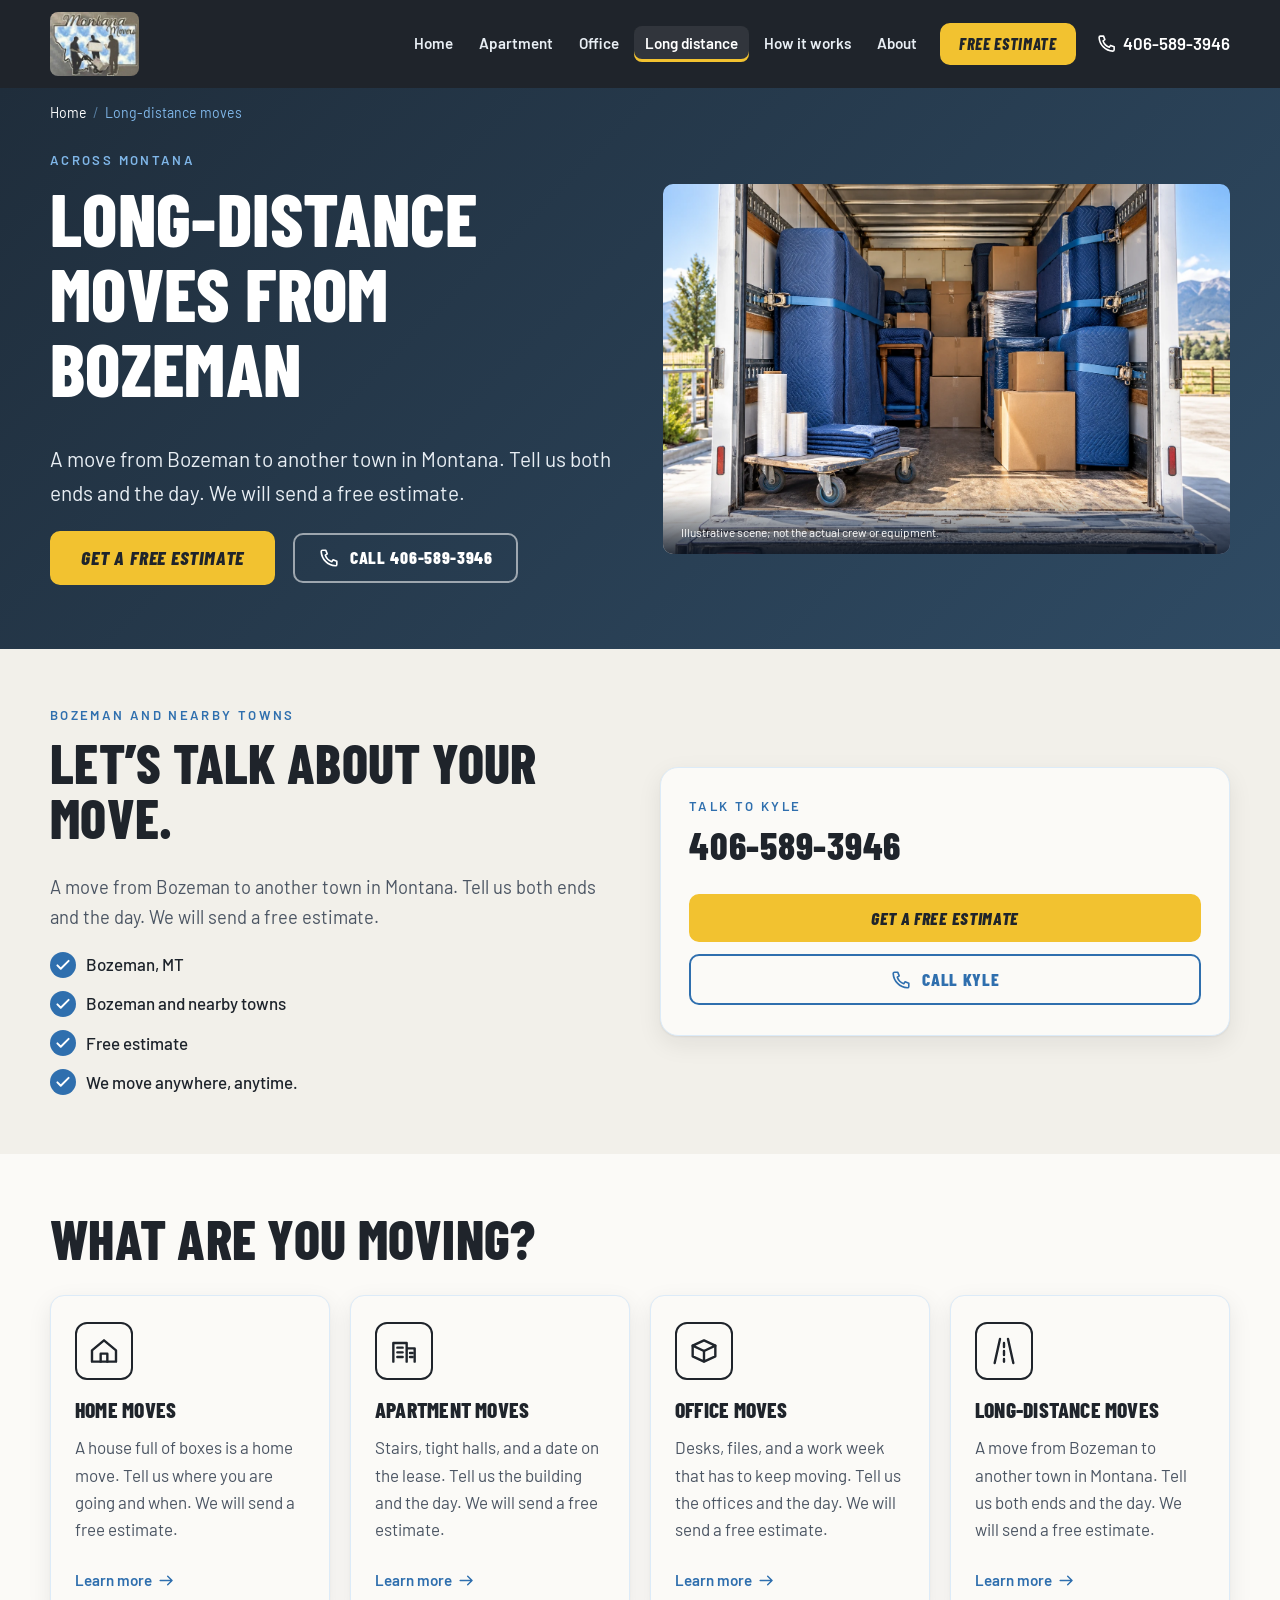
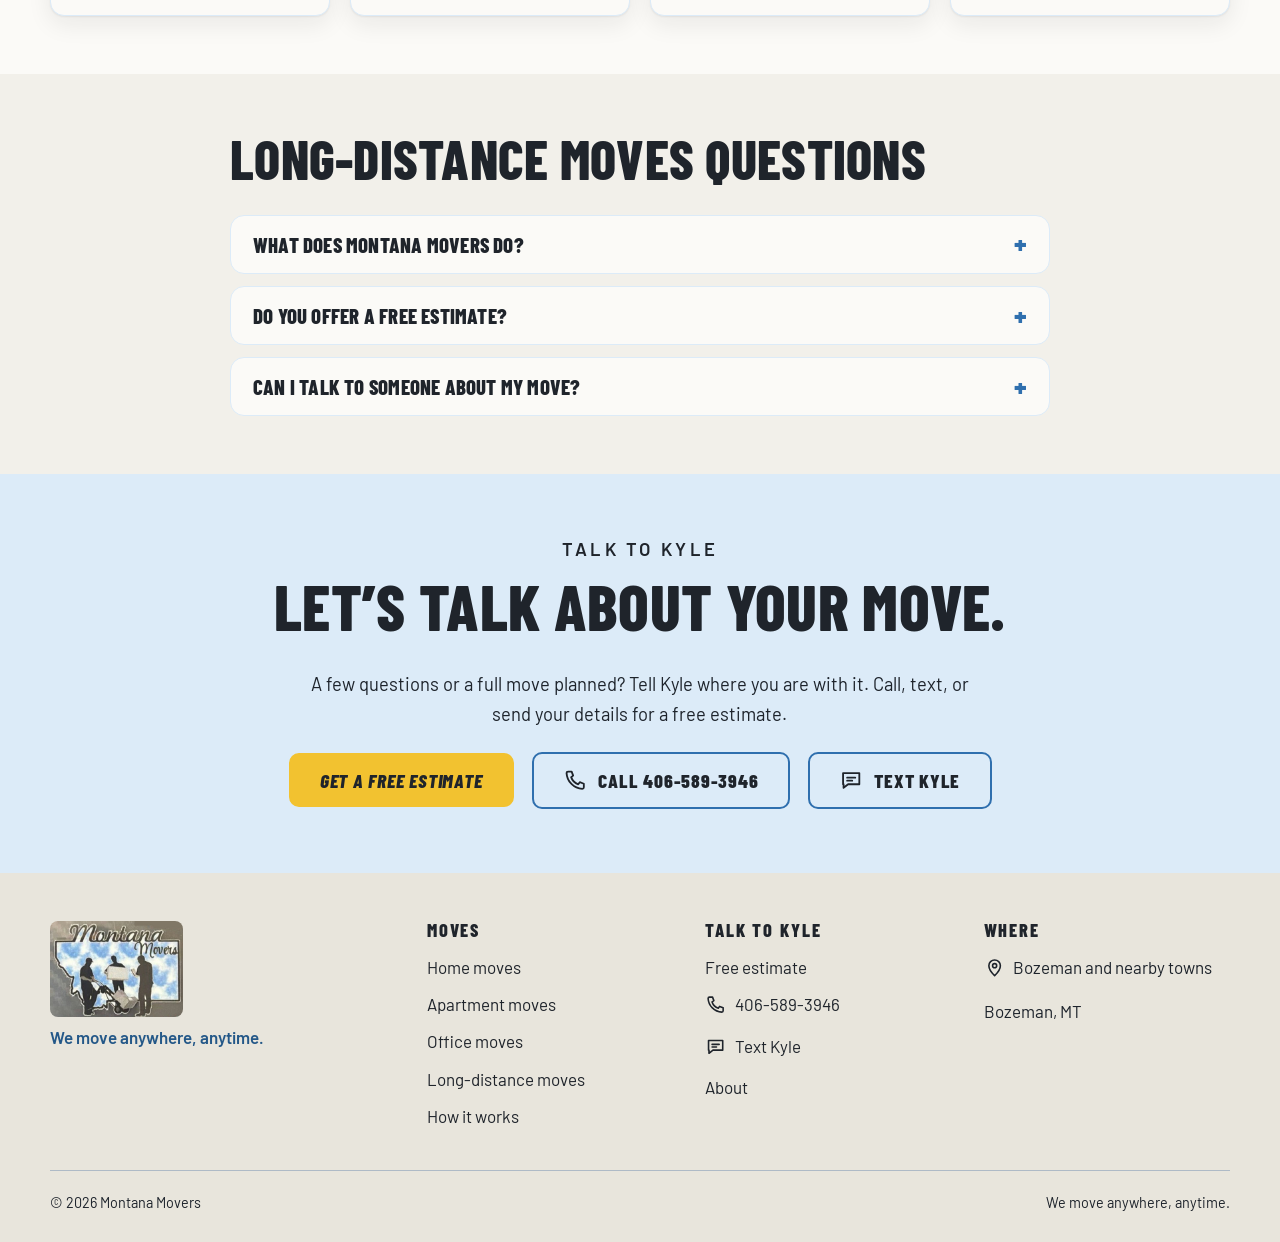
<file: docs/long-distance-moving/index.html>
<!doctype html>
<html lang="en-US">
<head>
<meta charset="utf-8">
<meta name="viewport" content="width=device-width, initial-scale=1, viewport-fit=cover">
<title>Long-Distance Moves from Bozeman | Montana Movers</title>
<meta name="description" content="Long-distance moves from Bozeman to anywhere in Montana. Montana Movers. Get a free estimate or call 406-589-3946 to talk through the trip.">
<link rel="canonical" href="https://montanamoversmt.com/long-distance-moving/">
<meta name="theme-color" content="#16191E">
<meta name="format-detection" content="telephone=no">
<link rel="icon" href="../assets/favicon.png?v=20261018-unique-scenes-v3" type="image/png">
<link rel="apple-touch-icon" href="../assets/apple-touch-icon.png">
<link rel="preconnect" href="https://fonts.googleapis.com">
<link rel="preconnect" href="https://fonts.gstatic.com" crossorigin>
<link rel="stylesheet" href="https://fonts.googleapis.com/css2?family=Barlow+Condensed:ital,wght@0,600;0,800;1,800&family=Barlow:wght@400;500;600&display=swap">
<link rel="stylesheet" href="../assets/site.css?v=20261018-unique-scenes-v3">
<meta property="og:type" content="website">
<meta property="og:site_name" content="Montana Movers">
<meta property="og:title" content="Long-Distance Moves from Bozeman | Montana Movers">
<meta property="og:description" content="Long-distance moves from Bozeman to anywhere in Montana. Montana Movers. Get a free estimate or call 406-589-3946 to talk through the trip.">
<meta property="og:url" content="https://montanamoversmt.com/long-distance-moving/">
<meta property="og:image" content="https://montanamoversmt.com/assets/og-image.png?v=20261018-unique-scenes-v3">
<meta property="og:image:width" content="1200">
<meta property="og:image:height" content="630">
<meta property="og:image:alt" content="Montana Movers. Bozeman, MT. We move anywhere, anytime. Free estimate: 406-589-3946. Illustrative white truck and mountain landscape.">
<meta property="og:locale" content="en_US">
<meta name="twitter:card" content="summary_large_image">
<meta name="twitter:title" content="Long-Distance Moves from Bozeman | Montana Movers">
<meta name="twitter:description" content="Long-distance moves from Bozeman to anywhere in Montana. Montana Movers. Get a free estimate or call 406-589-3946 to talk through the trip.">
<meta name="twitter:image" content="https://montanamoversmt.com/assets/og-image.png?v=20261018-unique-scenes-v3">
<meta name="geo.region" content="US-MT">
<meta name="geo.placename" content="Bozeman">
<script type="application/ld+json">{"@context":"https://schema.org","@type":"Service","name":"Long-distance moves","serviceType":"Long-distance moves","description":"A move from Bozeman to another town in Montana. Tell us both ends and the day. We will send a free estimate.","url":"https://montanamoversmt.com/long-distance-moving/","provider":{"@id":"https://montanamoversmt.com/#business"},"areaServed":[{"@type":"City","name":"Bozeman"},{"@type":"State","name":"Montana"}]}</script>
<script type="application/ld+json">{"@context":"https://schema.org","@type":"BreadcrumbList","itemListElement":[{"@type":"ListItem","position":1,"name":"Home","item":"https://montanamoversmt.com/"},{"@type":"ListItem","position":2,"name":"Long-distance moves","item":"https://montanamoversmt.com/long-distance-moving/"}]}</script>
<script>
(function(){
  document.documentElement.classList.add('js');
  var motion = false, save = false;
  try { motion = window.matchMedia('(prefers-reduced-motion: no-preference)').matches; } catch (e) {}
  try { save = !!(navigator.connection && navigator.connection.saveData); } catch (e) {}
  if (motion && !save) document.documentElement.classList.add('js-motion');
  setTimeout(function(){ if (!window.__mmReady) document.documentElement.classList.remove('js'); }, 3000);
})();
</script>
</head>
<body class="page-inner">
<!-- Generated by website/build.mjs from website/src/. Edit the source, not this file. -->
<svg width="0" height="0" style="position:absolute" aria-hidden="true" focusable="false"><defs>
<symbol id="i-truck" viewBox="0 0 24 24"><path d="M2 16.5V7.5h11v9M13 10.5h4.5l3 3v3H13"/><circle cx="6" cy="17.5" r="1.8"/><circle cx="17" cy="17.5" r="1.8"/></symbol>
<symbol id="i-home" viewBox="0 0 24 24"><path d="M3 11.5 12 4l9 7.5V20H3z"/><path d="M9.5 20v-6h5v6"/></symbol>
<symbol id="i-building" viewBox="0 0 24 24"><path d="M4 20V6h10v14M14 10h6v10"/><path d="M7 9.5h4M7 13h4M7 16.5h4M16.5 13.5h2M16.5 16.5h2"/></symbol>
<symbol id="i-road" viewBox="0 0 24 24"><path d="M9 3 5 21M15 3l4 18M12 6v3M12 12v3M12 18v2"/></symbol>
<symbol id="i-box" viewBox="0 0 24 24"><path d="M3.5 8 12 4l8.5 4L12 12z"/><path d="M3.5 8v8L12 20V12M20.5 8v8L12 20"/></symbol>
<symbol id="i-phone" viewBox="0 0 24 24"><path d="M5 3.5h3.5l1.5 4-2 1.5a11 11 0 0 0 7 7l1.5-2 4 1.5V19a1.5 1.5 0 0 1-1.5 1.5A16.5 16.5 0 0 1 3.5 5 1.5 1.5 0 0 1 5 3.5z"/></symbol>
<symbol id="i-chat" viewBox="0 0 24 24"><path d="M4 5h16v11H9l-4.5 3.5V16H4z"/><path d="M8 9.5h8M8 12.5h5"/></symbol>
<symbol id="i-check" viewBox="0 0 24 24"><path d="M4.5 12.5l4.5 4.5 10.5-10.5"/></symbol>
<symbol id="i-arrow" viewBox="0 0 24 24"><path d="M4 12h15M13.5 6.5L19 12l-5.5 5.5"/></symbol>
<symbol id="i-pin" viewBox="0 0 24 24"><path d="M12 21s-6.5-6.2-6.5-11.2a6.5 6.5 0 0 1 13 0C18.5 14.8 12 21 12 21z"/><circle cx="12" cy="9.8" r="2.3"/></symbol>
</defs></svg>
<a class="skip" href="#main">Skip to content</a>
<header class="site-header" data-header>
  <div class="wrap header-inner">
    <a class="brand" href="../" aria-label="Montana Movers, home">
      <img class="brand-logo" src="../assets/brand/montana-movers-logo.jpg?v=20261018-unique-scenes-v3" alt="Montana Movers" width="400" height="288" decoding="async">
    </a>
    <nav class="nav" aria-label="Main">
      <button class="nav-toggle" type="button" aria-expanded="false" aria-controls="nav-menu"><span class="bars" aria-hidden="true"></span><span class="nav-toggle-label">Menu</span></button>
      <ul id="nav-menu" class="nav-menu">
        <li><a href="../home-moving/">Home</a></li><li><a href="../apartment-moving/">Apartment</a></li><li><a href="../office-moving/">Office</a></li><li><a href="../long-distance-moving/" aria-current="page">Long distance</a></li>
        <li><a href="../how-it-works/">How it works</a></li>
        <li><a href="../about/">About</a></li>
        <li class="nav-cta"><a class="btn btn-yellow" href="../free-estimate/"><span>Free estimate</span></a></li>
      </ul>
    </nav>
    <a class="header-phone" href="tel:+14065893946"><svg class="ico" aria-hidden="true" focusable="false"><use href="#i-phone"></use></svg><span>406-589-3946</span></a>
  </div>
</header>
<main id="main">
<nav class="crumbs wrap" aria-label="Breadcrumb"><ol><li><a href="../">Home</a></li><li aria-current="page">Long-distance moves</li></ol></nav>
<section class="page-hero page-hero-photo">
  <div class="wrap page-hero-inner">
    <div class="page-hero-copy">
      <p class="kicker kicker-light">Across Montana</p>
      <h1>Long-Distance Moves from Bozeman</h1><p class="lead">A move from Bozeman to another town in Montana. Tell us both ends and the day. We will send a free estimate.</p>
      <div class="btn-row">
        <a class="btn btn-yellow btn-lg" href="../free-estimate/?type=long-distance"><span>Get a free estimate</span></a>
        <a class="btn btn-ghost-light" href="tel:+14065893946"><svg class="ico" aria-hidden="true" focusable="false"><use href="#i-phone"></use></svg><span>Call 406-589-3946</span></a>
      </div>
    </div>
    <figure class="page-hero-photo-frame"><img src="../assets/photos/unique/distance.webp?v=20261018-unique-scenes-v3" alt="Illustrative secured furniture load with blankets, straps and a dolly." width="1536" height="1024" fetchpriority="high"><figcaption>Illustrative scene; not the actual crew or equipment.</figcaption></figure>
  </div>
</section>
<section class="section section-paper">
  <div class="wrap split">
    <div class="reveal">
      <p class="kicker">Bozeman and nearby towns</p>
      <h2>Let’s talk about your move.</h2>
      <p class="section-lead">A move from Bozeman to another town in Montana. Tell us both ends and the day. We will send a free estimate.</p>
      <ul class="ticks">
        <li><svg class="ico" aria-hidden="true" focusable="false"><use href="#i-check"></use></svg><span>Bozeman, MT</span></li>
        <li><svg class="ico" aria-hidden="true" focusable="false"><use href="#i-check"></use></svg><span>Bozeman and nearby towns</span></li>
        <li><svg class="ico" aria-hidden="true" focusable="false"><use href="#i-check"></use></svg><span>Free estimate</span></li>
        <li><svg class="ico" aria-hidden="true" focusable="false"><use href="#i-check"></use></svg><span>We move anywhere, anytime.</span></li>
      </ul>
    </div>
    <div class="price-card reveal">
      <p class="kicker">Talk to Kyle</p>
      <p class="price-big">406-589-3946</p>
      <a class="btn btn-yellow btn-block" href="../free-estimate/?type=long-distance"><span>Get a free estimate</span></a>
      <a class="btn btn-outline btn-block" href="tel:+14065893946"><svg class="ico" aria-hidden="true" focusable="false"><use href="#i-phone"></use></svg><span>Call Kyle</span></a>
    </div>
  </div>
</section>
<section class="section section-white">
  <div class="wrap">
    <div class="section-head reveal"><h2>What are you moving?</h2></div>
    <div class="cards">
    <a class="card service-card reveal" style="--i:0" href="../home-moving/">
      <span class="card-ico"><svg class="ico" aria-hidden="true" focusable="false"><use href="#i-home"></use></svg></span>
      <h3>Home moves</h3>
      <p>A house full of boxes is a home move. Tell us where you are going and when. We will send a free estimate.</p>
      <span class="card-foot"><span class="card-more">Learn more<svg class="ico" aria-hidden="true" focusable="false"><use href="#i-arrow"></use></svg></span></span>
    </a>
    <a class="card service-card reveal" style="--i:1" href="../apartment-moving/">
      <span class="card-ico"><svg class="ico" aria-hidden="true" focusable="false"><use href="#i-building"></use></svg></span>
      <h3>Apartment moves</h3>
      <p>Stairs, tight halls, and a date on the lease. Tell us the building and the day. We will send a free estimate.</p>
      <span class="card-foot"><span class="card-more">Learn more<svg class="ico" aria-hidden="true" focusable="false"><use href="#i-arrow"></use></svg></span></span>
    </a>
    <a class="card service-card reveal" style="--i:2" href="../office-moving/">
      <span class="card-ico"><svg class="ico" aria-hidden="true" focusable="false"><use href="#i-box"></use></svg></span>
      <h3>Office moves</h3>
      <p>Desks, files, and a work week that has to keep moving. Tell us the offices and the day. We will send a free estimate.</p>
      <span class="card-foot"><span class="card-more">Learn more<svg class="ico" aria-hidden="true" focusable="false"><use href="#i-arrow"></use></svg></span></span>
    </a>
    <a class="card service-card reveal" style="--i:3" href="../long-distance-moving/">
      <span class="card-ico"><svg class="ico" aria-hidden="true" focusable="false"><use href="#i-road"></use></svg></span>
      <h3>Long-distance moves</h3>
      <p>A move from Bozeman to another town in Montana. Tell us both ends and the day. We will send a free estimate.</p>
      <span class="card-foot"><span class="card-more">Learn more<svg class="ico" aria-hidden="true" focusable="false"><use href="#i-arrow"></use></svg></span></span>
    </a>
  </div>
  </div>
</section>
<section class="section section-paper">
  <div class="wrap narrow">
    <div class="section-head reveal"><h2>Long-distance moves questions</h2></div>
    <div class="faq"><details class="faq-item reveal"><summary><h3>What does Montana Movers do?</h3></summary><div class="faq-a"><p>Montana Movers is a moving company in Bozeman and nearby towns. Home moves · Apartment moves · Office moves · Long-distance moves.</p></div></details><details class="faq-item reveal"><summary><h3>Do you offer a free estimate?</h3></summary><div class="faq-a"><p>Yes. Send the move details or call 406-589-3946.</p></div></details><details class="faq-item reveal"><summary><h3>Can I talk to someone about my move?</h3></summary><div class="faq-a"><p>Yes. Call or text Kyle Robinson at 406-589-3946. Tell him what you have in mind.</p></div></details></div>
  </div>
</section>
<section class="cta-band" aria-labelledby="cta-title">
  
  <div class="wrap cta-inner reveal">
    <p class="kicker kicker-light">Talk to Kyle</p>
    <h2 id="cta-title">Let’s talk about your move.</h2>
    <p>A few questions or a full move planned? Tell Kyle where you are with it. Call, text, or send your details for a free estimate.</p>
    <div class="btn-row">
      <a class="btn btn-yellow btn-lg" href="../free-estimate/?type=long-distance"><span>Get a free estimate</span></a>
      <a class="btn btn-ghost-light btn-lg" href="tel:+14065893946"><svg class="ico" aria-hidden="true" focusable="false"><use href="#i-phone"></use></svg><span>Call 406-589-3946</span></a>
      <a class="btn btn-ghost-light btn-lg" href="sms:+14065893946"><svg class="ico" aria-hidden="true" focusable="false"><use href="#i-chat"></use></svg><span>Text Kyle</span></a>
    </div>
  </div>
</section>
</main>
<footer class="site-footer">
  <div class="footer-body">
    <div class="wrap footer-grid">
      <div class="footer-brand">
        <a class="brand brand-footer" href="../" aria-label="Montana Movers, home"><img class="brand-logo" src="../assets/brand/montana-movers-logo.jpg?v=20261018-unique-scenes-v3" alt="Montana Movers" width="400" height="288" decoding="async"></a>
        <p class="footer-tagline">We move anywhere, anytime.</p>
      </div>
      <div>
        <h2 class="footer-h">Moves</h2>
        <ul>
          <li><a href="../home-moving/">Home moves</a></li><li><a href="../apartment-moving/">Apartment moves</a></li><li><a href="../office-moving/">Office moves</a></li><li><a href="../long-distance-moving/">Long-distance moves</a></li>
          <li><a href="../how-it-works/">How it works</a></li>
        </ul>
      </div>
      <div>
        <h2 class="footer-h">Talk to Kyle</h2>
        <ul>
          <li><a href="../free-estimate/">Free estimate</a></li>
          <li><a href="tel:+14065893946"><svg class="ico" aria-hidden="true" focusable="false"><use href="#i-phone"></use></svg><span>406-589-3946</span></a></li>
          <li><a href="sms:+14065893946"><svg class="ico" aria-hidden="true" focusable="false"><use href="#i-chat"></use></svg><span>Text Kyle</span></a></li>
          <li><a href="../about/">About</a></li>
        </ul>
      </div>
      <div>
        <h2 class="footer-h">Where</h2>
        <p class="footer-where"><svg class="ico" aria-hidden="true" focusable="false"><use href="#i-pin"></use></svg><span>Bozeman and nearby towns</span></p>
        <p class="footer-where">Bozeman, MT</p>
      </div>
    </div>
    <div class="wrap legal">
      <span>&copy; 2026 Montana Movers</span>
      <span>We move anywhere, anytime.</span>
    </div>
  </div>
</footer>
<div class="mobile-bar" aria-label="Contact Kyle">
  <a href="tel:+14065893946"><svg class="ico" aria-hidden="true" focusable="false"><use href="#i-phone"></use></svg><span>Call</span></a>
  <a href="sms:+14065893946"><svg class="ico" aria-hidden="true" focusable="false"><use href="#i-chat"></use></svg><span>Text</span></a>
  <a class="mb-primary" href="../free-estimate/"><span>Free estimate</span></a>
</div>
<script src="../assets/config.js?v=20261018-unique-scenes-v3"></script>
<script src="../assets/mm-core.js?v=20261018-unique-scenes-v3"></script>
<script src="../assets/site.js?v=20261018-unique-scenes-v3" defer></script>
<script src="../assets/fg-collect.js?v=20261018-unique-scenes-v3" data-business="montana-movers" defer></script>
</body>
</html>
</file>
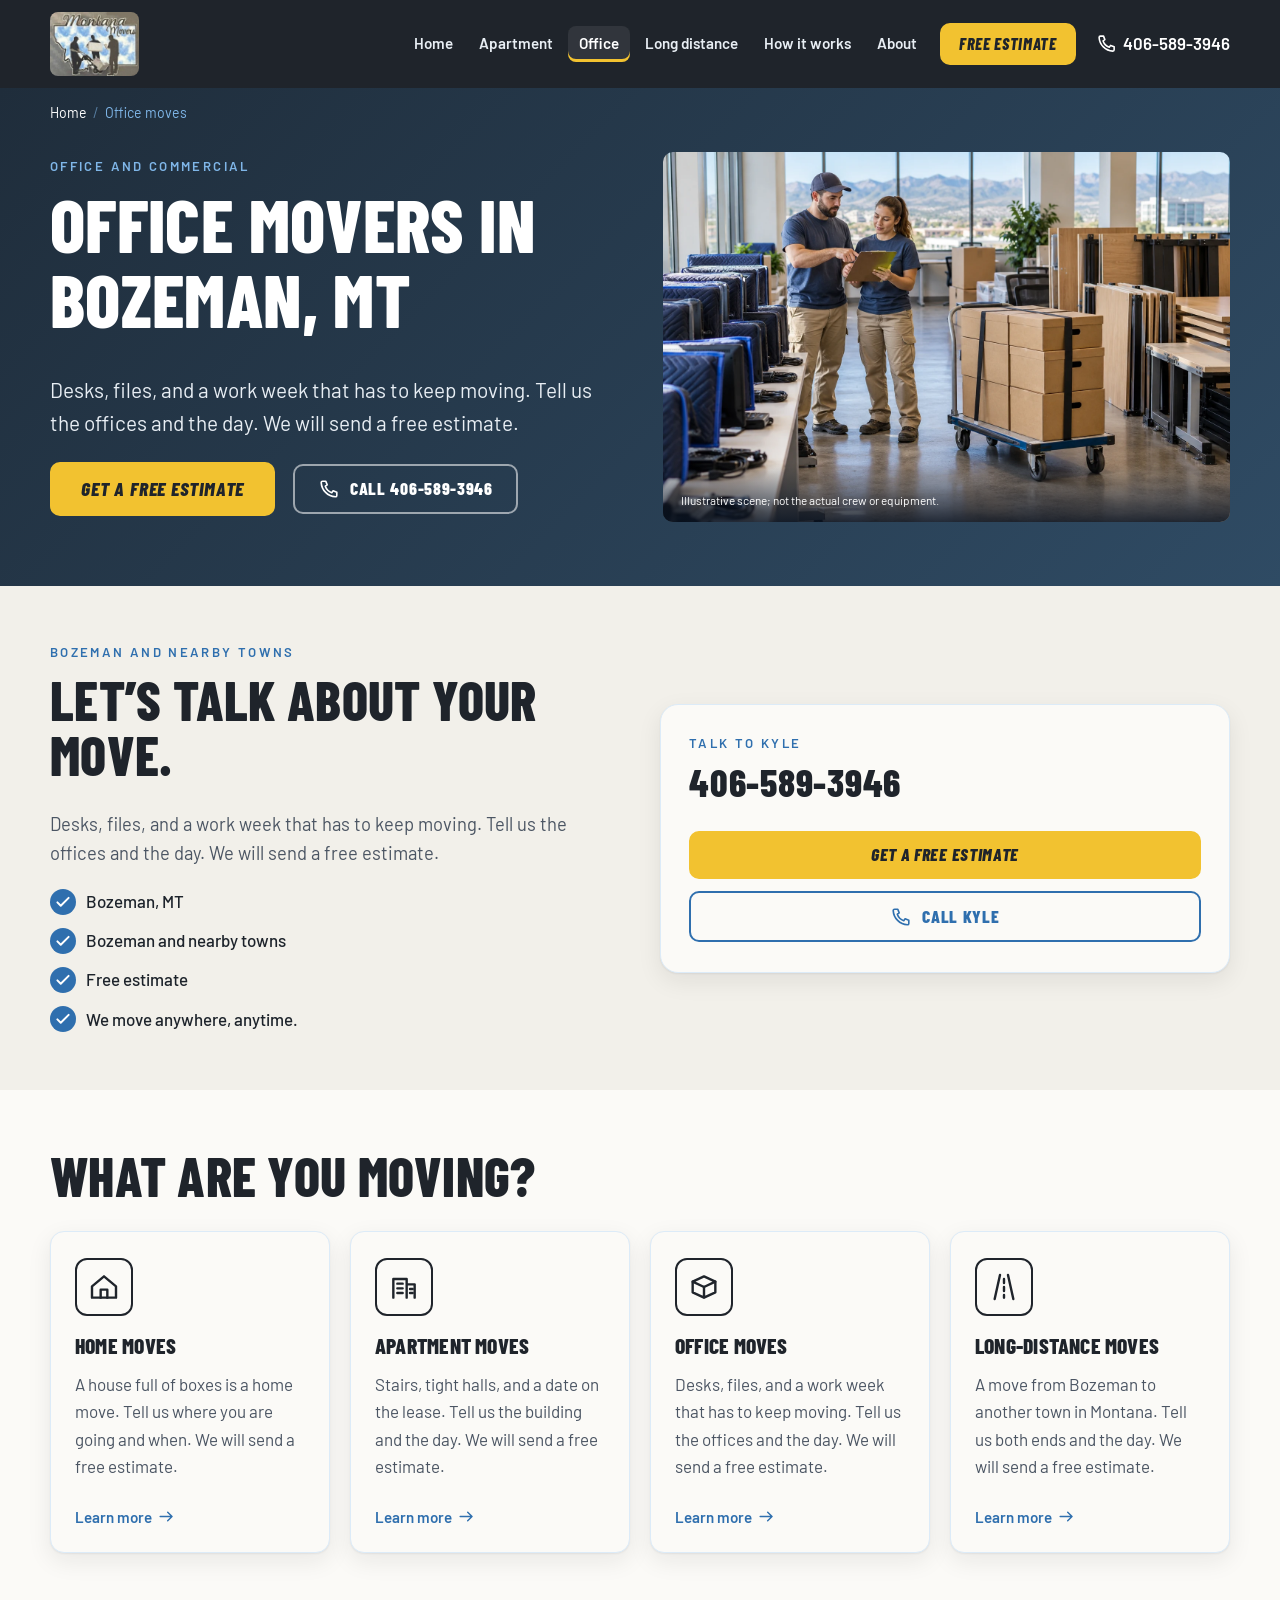
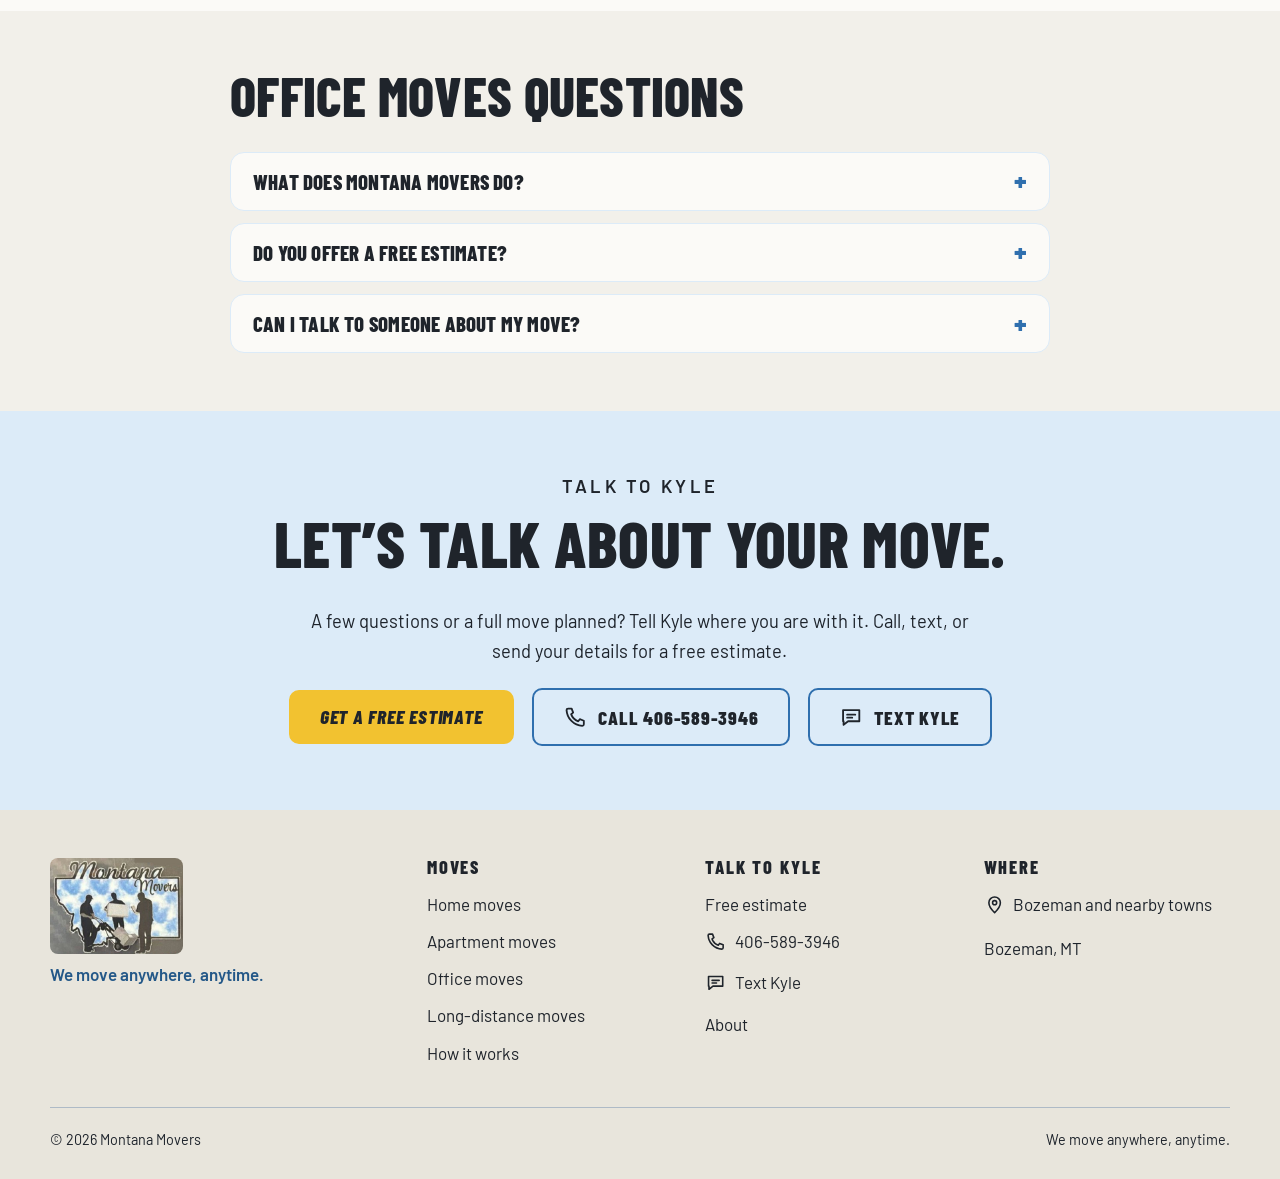
<file: docs/office-moving/index.html>
<!doctype html>
<html lang="en-US">
<head>
<meta charset="utf-8">
<meta name="viewport" content="width=device-width, initial-scale=1, viewport-fit=cover">
<title>Office Movers in Bozeman, MT | Montana Movers</title>
<meta name="description" content="Office and commercial movers in Bozeman, MT. Desks, files, and a work week that cannot wait. Get a free estimate or call 406-589-3946.">
<link rel="canonical" href="https://montanamoversmt.com/office-moving/">
<meta name="theme-color" content="#16191E">
<meta name="format-detection" content="telephone=no">
<link rel="icon" href="../assets/favicon.png?v=20261018-unique-scenes-v3" type="image/png">
<link rel="apple-touch-icon" href="../assets/apple-touch-icon.png">
<link rel="preconnect" href="https://fonts.googleapis.com">
<link rel="preconnect" href="https://fonts.gstatic.com" crossorigin>
<link rel="stylesheet" href="https://fonts.googleapis.com/css2?family=Barlow+Condensed:ital,wght@0,600;0,800;1,800&family=Barlow:wght@400;500;600&display=swap">
<link rel="stylesheet" href="../assets/site.css?v=20261018-unique-scenes-v3">
<meta property="og:type" content="website">
<meta property="og:site_name" content="Montana Movers">
<meta property="og:title" content="Office Movers in Bozeman, MT | Montana Movers">
<meta property="og:description" content="Office and commercial movers in Bozeman, MT. Desks, files, and a work week that cannot wait. Get a free estimate or call 406-589-3946.">
<meta property="og:url" content="https://montanamoversmt.com/office-moving/">
<meta property="og:image" content="https://montanamoversmt.com/assets/og-image.png?v=20261018-unique-scenes-v3">
<meta property="og:image:width" content="1200">
<meta property="og:image:height" content="630">
<meta property="og:image:alt" content="Montana Movers. Bozeman, MT. We move anywhere, anytime. Free estimate: 406-589-3946. Illustrative white truck and mountain landscape.">
<meta property="og:locale" content="en_US">
<meta name="twitter:card" content="summary_large_image">
<meta name="twitter:title" content="Office Movers in Bozeman, MT | Montana Movers">
<meta name="twitter:description" content="Office and commercial movers in Bozeman, MT. Desks, files, and a work week that cannot wait. Get a free estimate or call 406-589-3946.">
<meta name="twitter:image" content="https://montanamoversmt.com/assets/og-image.png?v=20261018-unique-scenes-v3">
<meta name="geo.region" content="US-MT">
<meta name="geo.placename" content="Bozeman">
<script type="application/ld+json">{"@context":"https://schema.org","@type":"Service","name":"Office moves","serviceType":"Office moves","description":"Desks, files, and a work week that has to keep moving. Tell us the offices and the day. We will send a free estimate.","url":"https://montanamoversmt.com/office-moving/","provider":{"@id":"https://montanamoversmt.com/#business"},"areaServed":[{"@type":"City","name":"Bozeman"},{"@type":"State","name":"Montana"}]}</script>
<script type="application/ld+json">{"@context":"https://schema.org","@type":"BreadcrumbList","itemListElement":[{"@type":"ListItem","position":1,"name":"Home","item":"https://montanamoversmt.com/"},{"@type":"ListItem","position":2,"name":"Office moves","item":"https://montanamoversmt.com/office-moving/"}]}</script>
<script>
(function(){
  document.documentElement.classList.add('js');
  var motion = false, save = false;
  try { motion = window.matchMedia('(prefers-reduced-motion: no-preference)').matches; } catch (e) {}
  try { save = !!(navigator.connection && navigator.connection.saveData); } catch (e) {}
  if (motion && !save) document.documentElement.classList.add('js-motion');
  setTimeout(function(){ if (!window.__mmReady) document.documentElement.classList.remove('js'); }, 3000);
})();
</script>
</head>
<body class="page-inner">
<!-- Generated by website/build.mjs from website/src/. Edit the source, not this file. -->
<svg width="0" height="0" style="position:absolute" aria-hidden="true" focusable="false"><defs>
<symbol id="i-truck" viewBox="0 0 24 24"><path d="M2 16.5V7.5h11v9M13 10.5h4.5l3 3v3H13"/><circle cx="6" cy="17.5" r="1.8"/><circle cx="17" cy="17.5" r="1.8"/></symbol>
<symbol id="i-home" viewBox="0 0 24 24"><path d="M3 11.5 12 4l9 7.5V20H3z"/><path d="M9.5 20v-6h5v6"/></symbol>
<symbol id="i-building" viewBox="0 0 24 24"><path d="M4 20V6h10v14M14 10h6v10"/><path d="M7 9.5h4M7 13h4M7 16.5h4M16.5 13.5h2M16.5 16.5h2"/></symbol>
<symbol id="i-road" viewBox="0 0 24 24"><path d="M9 3 5 21M15 3l4 18M12 6v3M12 12v3M12 18v2"/></symbol>
<symbol id="i-box" viewBox="0 0 24 24"><path d="M3.5 8 12 4l8.5 4L12 12z"/><path d="M3.5 8v8L12 20V12M20.5 8v8L12 20"/></symbol>
<symbol id="i-phone" viewBox="0 0 24 24"><path d="M5 3.5h3.5l1.5 4-2 1.5a11 11 0 0 0 7 7l1.5-2 4 1.5V19a1.5 1.5 0 0 1-1.5 1.5A16.5 16.5 0 0 1 3.5 5 1.5 1.5 0 0 1 5 3.5z"/></symbol>
<symbol id="i-chat" viewBox="0 0 24 24"><path d="M4 5h16v11H9l-4.5 3.5V16H4z"/><path d="M8 9.5h8M8 12.5h5"/></symbol>
<symbol id="i-check" viewBox="0 0 24 24"><path d="M4.5 12.5l4.5 4.5 10.5-10.5"/></symbol>
<symbol id="i-arrow" viewBox="0 0 24 24"><path d="M4 12h15M13.5 6.5L19 12l-5.5 5.5"/></symbol>
<symbol id="i-pin" viewBox="0 0 24 24"><path d="M12 21s-6.5-6.2-6.5-11.2a6.5 6.5 0 0 1 13 0C18.5 14.8 12 21 12 21z"/><circle cx="12" cy="9.8" r="2.3"/></symbol>
</defs></svg>
<a class="skip" href="#main">Skip to content</a>
<header class="site-header" data-header>
  <div class="wrap header-inner">
    <a class="brand" href="../" aria-label="Montana Movers, home">
      <img class="brand-logo" src="../assets/brand/montana-movers-logo.jpg?v=20261018-unique-scenes-v3" alt="Montana Movers" width="400" height="288" decoding="async">
    </a>
    <nav class="nav" aria-label="Main">
      <button class="nav-toggle" type="button" aria-expanded="false" aria-controls="nav-menu"><span class="bars" aria-hidden="true"></span><span class="nav-toggle-label">Menu</span></button>
      <ul id="nav-menu" class="nav-menu">
        <li><a href="../home-moving/">Home</a></li><li><a href="../apartment-moving/">Apartment</a></li><li><a href="../office-moving/" aria-current="page">Office</a></li><li><a href="../long-distance-moving/">Long distance</a></li>
        <li><a href="../how-it-works/">How it works</a></li>
        <li><a href="../about/">About</a></li>
        <li class="nav-cta"><a class="btn btn-yellow" href="../free-estimate/"><span>Free estimate</span></a></li>
      </ul>
    </nav>
    <a class="header-phone" href="tel:+14065893946"><svg class="ico" aria-hidden="true" focusable="false"><use href="#i-phone"></use></svg><span>406-589-3946</span></a>
  </div>
</header>
<main id="main">
<nav class="crumbs wrap" aria-label="Breadcrumb"><ol><li><a href="../">Home</a></li><li aria-current="page">Office moves</li></ol></nav>
<section class="page-hero page-hero-photo">
  <div class="wrap page-hero-inner">
    <div class="page-hero-copy">
      <p class="kicker kicker-light">Office and commercial</p>
      <h1>Office Movers in Bozeman, MT</h1><p class="lead">Desks, files, and a work week that has to keep moving. Tell us the offices and the day. We will send a free estimate.</p>
      <div class="btn-row">
        <a class="btn btn-yellow btn-lg" href="../free-estimate/?type=office"><span>Get a free estimate</span></a>
        <a class="btn btn-ghost-light" href="tel:+14065893946"><svg class="ico" aria-hidden="true" focusable="false"><use href="#i-phone"></use></svg><span>Call 406-589-3946</span></a>
      </div>
    </div>
    <figure class="page-hero-photo-frame"><img src="../assets/photos/unique/office.webp?v=20261018-unique-scenes-v3" alt="Illustrative office moving carts, padded equipment and team planning." width="1536" height="1024" fetchpriority="high"><figcaption>Illustrative scene; not the actual crew or equipment.</figcaption></figure>
  </div>
</section>
<section class="section section-paper">
  <div class="wrap split">
    <div class="reveal">
      <p class="kicker">Bozeman and nearby towns</p>
      <h2>Let’s talk about your move.</h2>
      <p class="section-lead">Desks, files, and a work week that has to keep moving. Tell us the offices and the day. We will send a free estimate.</p>
      <ul class="ticks">
        <li><svg class="ico" aria-hidden="true" focusable="false"><use href="#i-check"></use></svg><span>Bozeman, MT</span></li>
        <li><svg class="ico" aria-hidden="true" focusable="false"><use href="#i-check"></use></svg><span>Bozeman and nearby towns</span></li>
        <li><svg class="ico" aria-hidden="true" focusable="false"><use href="#i-check"></use></svg><span>Free estimate</span></li>
        <li><svg class="ico" aria-hidden="true" focusable="false"><use href="#i-check"></use></svg><span>We move anywhere, anytime.</span></li>
      </ul>
    </div>
    <div class="price-card reveal">
      <p class="kicker">Talk to Kyle</p>
      <p class="price-big">406-589-3946</p>
      <a class="btn btn-yellow btn-block" href="../free-estimate/?type=office"><span>Get a free estimate</span></a>
      <a class="btn btn-outline btn-block" href="tel:+14065893946"><svg class="ico" aria-hidden="true" focusable="false"><use href="#i-phone"></use></svg><span>Call Kyle</span></a>
    </div>
  </div>
</section>
<section class="section section-white">
  <div class="wrap">
    <div class="section-head reveal"><h2>What are you moving?</h2></div>
    <div class="cards">
    <a class="card service-card reveal" style="--i:0" href="../home-moving/">
      <span class="card-ico"><svg class="ico" aria-hidden="true" focusable="false"><use href="#i-home"></use></svg></span>
      <h3>Home moves</h3>
      <p>A house full of boxes is a home move. Tell us where you are going and when. We will send a free estimate.</p>
      <span class="card-foot"><span class="card-more">Learn more<svg class="ico" aria-hidden="true" focusable="false"><use href="#i-arrow"></use></svg></span></span>
    </a>
    <a class="card service-card reveal" style="--i:1" href="../apartment-moving/">
      <span class="card-ico"><svg class="ico" aria-hidden="true" focusable="false"><use href="#i-building"></use></svg></span>
      <h3>Apartment moves</h3>
      <p>Stairs, tight halls, and a date on the lease. Tell us the building and the day. We will send a free estimate.</p>
      <span class="card-foot"><span class="card-more">Learn more<svg class="ico" aria-hidden="true" focusable="false"><use href="#i-arrow"></use></svg></span></span>
    </a>
    <a class="card service-card reveal" style="--i:2" href="../office-moving/">
      <span class="card-ico"><svg class="ico" aria-hidden="true" focusable="false"><use href="#i-box"></use></svg></span>
      <h3>Office moves</h3>
      <p>Desks, files, and a work week that has to keep moving. Tell us the offices and the day. We will send a free estimate.</p>
      <span class="card-foot"><span class="card-more">Learn more<svg class="ico" aria-hidden="true" focusable="false"><use href="#i-arrow"></use></svg></span></span>
    </a>
    <a class="card service-card reveal" style="--i:3" href="../long-distance-moving/">
      <span class="card-ico"><svg class="ico" aria-hidden="true" focusable="false"><use href="#i-road"></use></svg></span>
      <h3>Long-distance moves</h3>
      <p>A move from Bozeman to another town in Montana. Tell us both ends and the day. We will send a free estimate.</p>
      <span class="card-foot"><span class="card-more">Learn more<svg class="ico" aria-hidden="true" focusable="false"><use href="#i-arrow"></use></svg></span></span>
    </a>
  </div>
  </div>
</section>
<section class="section section-paper">
  <div class="wrap narrow">
    <div class="section-head reveal"><h2>Office moves questions</h2></div>
    <div class="faq"><details class="faq-item reveal"><summary><h3>What does Montana Movers do?</h3></summary><div class="faq-a"><p>Montana Movers is a moving company in Bozeman and nearby towns. Home moves · Apartment moves · Office moves · Long-distance moves.</p></div></details><details class="faq-item reveal"><summary><h3>Do you offer a free estimate?</h3></summary><div class="faq-a"><p>Yes. Send the move details or call 406-589-3946.</p></div></details><details class="faq-item reveal"><summary><h3>Can I talk to someone about my move?</h3></summary><div class="faq-a"><p>Yes. Call or text Kyle Robinson at 406-589-3946. Tell him what you have in mind.</p></div></details></div>
  </div>
</section>
<section class="cta-band" aria-labelledby="cta-title">
  
  <div class="wrap cta-inner reveal">
    <p class="kicker kicker-light">Talk to Kyle</p>
    <h2 id="cta-title">Let’s talk about your move.</h2>
    <p>A few questions or a full move planned? Tell Kyle where you are with it. Call, text, or send your details for a free estimate.</p>
    <div class="btn-row">
      <a class="btn btn-yellow btn-lg" href="../free-estimate/?type=office"><span>Get a free estimate</span></a>
      <a class="btn btn-ghost-light btn-lg" href="tel:+14065893946"><svg class="ico" aria-hidden="true" focusable="false"><use href="#i-phone"></use></svg><span>Call 406-589-3946</span></a>
      <a class="btn btn-ghost-light btn-lg" href="sms:+14065893946"><svg class="ico" aria-hidden="true" focusable="false"><use href="#i-chat"></use></svg><span>Text Kyle</span></a>
    </div>
  </div>
</section>
</main>
<footer class="site-footer">
  <div class="footer-body">
    <div class="wrap footer-grid">
      <div class="footer-brand">
        <a class="brand brand-footer" href="../" aria-label="Montana Movers, home"><img class="brand-logo" src="../assets/brand/montana-movers-logo.jpg?v=20261018-unique-scenes-v3" alt="Montana Movers" width="400" height="288" decoding="async"></a>
        <p class="footer-tagline">We move anywhere, anytime.</p>
      </div>
      <div>
        <h2 class="footer-h">Moves</h2>
        <ul>
          <li><a href="../home-moving/">Home moves</a></li><li><a href="../apartment-moving/">Apartment moves</a></li><li><a href="../office-moving/">Office moves</a></li><li><a href="../long-distance-moving/">Long-distance moves</a></li>
          <li><a href="../how-it-works/">How it works</a></li>
        </ul>
      </div>
      <div>
        <h2 class="footer-h">Talk to Kyle</h2>
        <ul>
          <li><a href="../free-estimate/">Free estimate</a></li>
          <li><a href="tel:+14065893946"><svg class="ico" aria-hidden="true" focusable="false"><use href="#i-phone"></use></svg><span>406-589-3946</span></a></li>
          <li><a href="sms:+14065893946"><svg class="ico" aria-hidden="true" focusable="false"><use href="#i-chat"></use></svg><span>Text Kyle</span></a></li>
          <li><a href="../about/">About</a></li>
        </ul>
      </div>
      <div>
        <h2 class="footer-h">Where</h2>
        <p class="footer-where"><svg class="ico" aria-hidden="true" focusable="false"><use href="#i-pin"></use></svg><span>Bozeman and nearby towns</span></p>
        <p class="footer-where">Bozeman, MT</p>
      </div>
    </div>
    <div class="wrap legal">
      <span>&copy; 2026 Montana Movers</span>
      <span>We move anywhere, anytime.</span>
    </div>
  </div>
</footer>
<div class="mobile-bar" aria-label="Contact Kyle">
  <a href="tel:+14065893946"><svg class="ico" aria-hidden="true" focusable="false"><use href="#i-phone"></use></svg><span>Call</span></a>
  <a href="sms:+14065893946"><svg class="ico" aria-hidden="true" focusable="false"><use href="#i-chat"></use></svg><span>Text</span></a>
  <a class="mb-primary" href="../free-estimate/"><span>Free estimate</span></a>
</div>
<script src="../assets/config.js?v=20261018-unique-scenes-v3"></script>
<script src="../assets/mm-core.js?v=20261018-unique-scenes-v3"></script>
<script src="../assets/site.js?v=20261018-unique-scenes-v3" defer></script>
<script src="../assets/fg-collect.js?v=20261018-unique-scenes-v3" data-business="montana-movers" defer></script>
</body>
</html>
</file>
<file: docs/assets/site.css>
/* Montana Movers. Bridger Bayworks design system, Kyle's card colors. */
:root {
  --graphite-900: #16191E;
  --graphite-800: #1F242B;
  --graphite-700: #2B3139;
  --sky: #7FB6E8;
  --sky-600: #2F6FAE;
  --sky-200: #DCEBF8;
  --paper: #F2F0EA;
  --paper-2: #E8E5DC;
  --white: #FBFAF7;
  --ink: #1D232B;
  --ink-soft: #4B5563;
  --yellow: #F2C230;
  --yellow-600: #E0AE16;
  --ok: #2E7D4F;
  --err: #B3261E;
  --radius: 14px;
  --shadow: 0 1px 2px rgba(22, 25, 30, .06), 0 8px 24px rgba(22, 25, 30, .08);
  --display: 'Barlow Condensed', 'Arial Narrow', 'Roboto Condensed', sans-serif;
  --body: 'Barlow', system-ui, -apple-system, 'Segoe UI', sans-serif;
  --header-h: 88px;
}

*, *::before, *::after { box-sizing: border-box; }
html { -webkit-text-size-adjust: 100%; scroll-padding-top: calc(var(--header-h) + 12px); }
body {
  margin: 0;
  font: 400 1.0625rem/1.6 var(--body);
  color: var(--ink);
  background: var(--paper);
  overflow-x: hidden;
}
img, svg { display: block; max-width: 100%; }
a { color: var(--sky-600); }
a:hover { color: #245888; }
:focus-visible { outline: 3px solid var(--yellow); outline-offset: 2px; border-radius: 4px; }
h1, h2, h3 { font-family: var(--display); font-weight: 800; line-height: 1.02; margin: 0 0 .5em; text-transform: uppercase; letter-spacing: .005em; color: var(--graphite-800); }
h1 { font-size: clamp(2.5rem, 7vw, 4.6rem); }
h2 { font-size: clamp(2.1rem, 5vw, 3.4rem); }
h3 { font-size: 1.35rem; letter-spacing: .01em; }
p { margin: 0 0 1em; }
address { font-style: normal; }
.sr-only { position: absolute; width: 1px; height: 1px; padding: 0; margin: -1px; overflow: hidden; clip: rect(0 0 0 0); white-space: nowrap; border: 0; }
.center { text-align: center; }
.wrap { width: min(1180px, 100% - 32px); margin-inline: auto; }
.narrow { width: min(820px, 100% - 32px); }
.ico { width: 1.25em; height: 1.25em; flex: none; fill: none; stroke: currentColor; stroke-width: 1.8; stroke-linecap: round; stroke-linejoin: round; }
.skip, .skip-intro {
  position: absolute; left: 12px; z-index: 100;
  background: var(--yellow); color: var(--graphite-800);
  padding: 10px 14px; border-radius: 8px; font-weight: 600; text-decoration: none;
}
.skip { top: -60px; }
.skip:focus { top: 12px; }
.skip-intro { top: 12px; right: 12px; left: auto; opacity: 0; pointer-events: none; }
.skip-intro:focus { opacity: 1; pointer-events: auto; }

.kicker { font: 600 .82rem/1.3 var(--body); letter-spacing: .18em; text-transform: uppercase; color: var(--sky-600); margin-bottom: .7rem; }
.kicker-light { color: var(--sky); }
.lead { font-size: clamp(1.1rem, 2.2vw, 1.3rem); max-width: 40em; }
.fine { font-size: .9rem; color: var(--ink-soft); margin: .8rem 0 0; }
.opt { font-weight: 400; color: var(--ink-soft); font-size: .9em; }

.btn {
  --bg: var(--sky-600); --fg: #fff;
  display: inline-flex; align-items: center; justify-content: center; gap: .55em;
  min-height: 48px; padding: .7em 1.3em;
  background: var(--bg); color: var(--fg);
  font: 800 1.1rem/1 var(--display); letter-spacing: .04em; text-transform: uppercase; text-decoration: none;
  border: 2px solid var(--bg); border-radius: 10px; cursor: pointer;
  transition: transform .18s ease, background-color .18s ease, box-shadow .18s ease;
}
.btn:hover { color: var(--fg); transform: translateY(-1px); box-shadow: 0 6px 18px rgba(22, 25, 30, .18); }
.btn:active { transform: translateY(0); }
.btn-lg { min-height: 54px; font-size: 1.22rem; padding: .75em 1.5em; }
.btn-block { width: 100%; }
.btn-sky { --bg: var(--sky-600); --fg: #fff; }
.btn-yellow { --bg: var(--yellow); --fg: var(--graphite-800); font-style: italic; }
.btn-yellow:hover { --bg: var(--yellow-600); }
.btn-outline { --bg: transparent; --fg: var(--sky-600); border-color: var(--sky-600); }
.btn-outline:hover { --bg: var(--sky-600); --fg: #fff; }
.btn-ghost-light { --bg: transparent; --fg: #fff; border-color: rgba(255, 255, 255, .55); }
.btn-ghost-light:hover { --bg: rgba(255, 255, 255, .12); border-color: #fff; }
.btn-row { display: flex; flex-wrap: wrap; gap: 14px 18px; align-items: center; margin-top: 1.4rem; }
.text-link { display: inline-flex; align-items: center; gap: .4em; font-weight: 600; text-decoration: none; border-bottom: 2px solid currentColor; padding-bottom: 1px; }
.text-link .ico { transition: transform .18s ease; }
.text-link:hover .ico { transform: translateX(3px); }

/* ---------- header ---------- */
.site-header { position: sticky; top: 0; z-index: 50; background: var(--graphite-800); color: #fff; transition: box-shadow .2s ease; }
.site-header.is-scrolled { box-shadow: 0 4px 20px rgba(0, 0, 0, .25); }
.header-inner { display: flex; align-items: center; gap: 20px; min-height: var(--header-h); }
.brand { display: inline-flex; align-items: center; gap: 12px; text-decoration: none; color: #fff; margin-right: auto; }
.brand:hover { color: #fff; }
.brand-state { width: 42px; height: 28px; color: var(--sky); flex: none; }
.brand-words { display: grid; font-family: var(--display); font-weight: 800; text-transform: uppercase; line-height: .9; }
.brand-words .b1 { font-size: 1.28rem; letter-spacing: .04em; color: #fff; }
.brand-words .b2 { font-size: .68rem; letter-spacing: .22em; font-family: var(--body); font-weight: 600; color: var(--sky); margin-top: 4px; }
.nav-menu { list-style: none; margin: 0; padding: 0; display: flex; align-items: center; gap: 4px; }
.nav-menu a:not(.btn) { display: block; padding: 10px 11px; color: #E8EEF4; text-decoration: none; font: 600 .95rem/1 var(--body); border-radius: 8px; }
.nav-menu a:not(.btn):hover, .nav-menu a[aria-current="page"]:not(.btn) { color: #fff; background: rgba(255, 255, 255, .08); }
.nav-menu a[aria-current="page"]:not(.btn) { box-shadow: inset 0 -3px 0 var(--yellow); }
.nav-cta { margin-left: 8px; }
.nav-cta .btn { min-height: 42px; font-size: 1.02rem; padding: .55em 1.05em; }
.nav-toggle { display: none; }
.header-phone { display: inline-flex; align-items: center; gap: 6px; color: #fff; text-decoration: none; font-weight: 600; }

@media (max-width: 1080px) {
  .nav-toggle {
    display: inline-flex; align-items: center; gap: 8px; min-height: 44px; padding: 8px 12px;
    background: transparent; color: #fff; border: 1.5px solid rgba(255, 255, 255, .4); border-radius: 10px;
    font: 600 .95rem/1 var(--body); cursor: pointer;
  }
  .bars, .bars::before, .bars::after { display: block; width: 18px; height: 2px; background: currentColor; border-radius: 2px; position: relative; transition: transform .2s ease; }
  .bars::before, .bars::after { content: ''; position: absolute; left: 0; }
  .bars::before { top: -6px; } .bars::after { top: 6px; }
  .nav-toggle[aria-expanded="true"] .bars { background: transparent; }
  .nav-toggle[aria-expanded="true"] .bars::before { transform: translateY(6px) rotate(45deg); }
  .nav-toggle[aria-expanded="true"] .bars::after { transform: translateY(-6px) rotate(-45deg); }
  .nav-menu {
    position: absolute; left: 0; right: 0; top: 100%;
    flex-direction: column; align-items: stretch; gap: 0; padding: 8px 16px 18px;
    background: var(--graphite-800); border-top: 1px solid rgba(255, 255, 255, .08);
    box-shadow: 0 18px 30px rgba(0, 0, 0, .3);
  }
  .js .nav-menu { display: none; }
  .js .nav-menu.is-open { display: flex; }
  .nav-menu a:not(.btn) { padding: 14px 6px; font-size: 1.08rem; border-bottom: 1px solid rgba(255, 255, 255, .07); border-radius: 0; }
  .nav-cta { margin: 14px 0 0; }
  .nav-cta .btn { width: 100%; min-height: 52px; }
}
@media (max-width: 639px) {
  .header-phone { display: none; }
}
@media (max-width: 420px) {
  .brand-state { width: 34px; height: 22px; }
  .brand-words .b1 { font-size: 1.05rem; }
  .nav-toggle-label { display: none; }
}

.crumbs { position: absolute; z-index: 2; left: 0; right: 0; padding-top: 14px; }
.crumbs ol { list-style: none; display: flex; flex-wrap: wrap; gap: 6px; margin: 0; padding: 0; font-size: .88rem; color: var(--sky); }
.crumbs li + li::before { content: '/'; margin-right: 6px; opacity: .6; }
.crumbs a { color: #fff; text-decoration: none; }
.crumbs a:hover { text-decoration: underline; }
.page-estimate .crumbs ol { color: var(--ink-soft); }
.page-estimate .crumbs a { color: var(--sky-600); }
main { position: relative; }

/* ---------- hero: Out of the mess ---------- */
.hero {
  --hero-stage: max(420px, calc(100vh - var(--header-h)));
  --hero-scrub: 260vh;
  --hero-p: 0;
  position: relative; isolation: isolate; color: #fff; background: var(--graphite-900);
}
@supports (height: 100svh) {
  .hero { --hero-stage: max(420px, calc(100svh - var(--header-h))); --hero-scrub: 260svh; }
}
.js-motion .hero.is-scrub::after { content: ''; display: block; height: var(--hero-scrub); }
.hero-media { position: sticky; top: var(--header-h); z-index: 0; height: var(--hero-stage); overflow: hidden; background: var(--graphite-900); }
.hero-poster, .hero-poster img, .hero-canvas { position: absolute; inset: 0; width: 100%; height: 100%; object-fit: cover; object-position: 50% 40%; pointer-events: none; }
.hero-poster { margin: 0; }
.hero-poster-start { opacity: 0; }
.hero-poster-end { opacity: 1; }
.js-motion .hero:not(.is-static) .hero-poster-start { opacity: 1; }
.js-motion .hero:not(.is-static) .hero-poster-end { opacity: 0; }
.hero-canvas { opacity: 0; transition: opacity .4s ease; }
.hero-canvas.is-ready { opacity: 1; }
/* Same box as the canvas, hidden under it. A 1px offscreen video stays on frame 0 in Chromium. */
.hero-video { position: absolute; inset: 0; width: 100%; height: 100%; object-fit: cover; object-position: 50% 40%; opacity: 0; pointer-events: none; }
.hero-video::-webkit-media-controls,
.hero-video::-webkit-media-controls-start-playback-button { display: none !important; -webkit-appearance: none; opacity: 0; pointer-events: none; }
.hero-inner {
  position: relative; z-index: 1; isolation: isolate;
  margin-top: calc(-1 * var(--hero-stage)); min-height: var(--hero-stage);
}
.hero-inner.is-pinned { position: sticky; top: var(--header-h); }
.hero-inner::before {
  content: ''; position: absolute; inset: 0; z-index: -1; pointer-events: none;
  background:
    linear-gradient(90deg, rgba(22, 25, 30, .52) 0%, rgba(22, 25, 30, .28) 42%, rgba(22, 25, 30, .12) 100%),
    linear-gradient(0deg, rgba(22, 25, 30, .35) 0%, rgba(22, 25, 30, 0) 38%);
}
.hero-beat {
  position: absolute; left: 0; right: 0;
  opacity: 0; pointer-events: none;
  transition: opacity .35s ease;
  padding: 0 max(16px, calc((100% - 1180px) / 2));
}
.hero-beat.is-on { opacity: 1; pointer-events: auto; }
.hero-beat-1, .hero-beat-2 { bottom: 14%; max-width: 720px; }
.hero-line {
  font: 800 clamp(2.2rem, 6vw, 4.2rem)/1 var(--display);
  text-transform: uppercase; letter-spacing: .01em;
  text-shadow: 0 2px 24px rgba(0, 0, 0, .45);
  margin: 0;
}
.scroll-cue {
  margin: 14px 0 0;
  font: 600 .78rem/1 var(--body); letter-spacing: .2em; text-transform: uppercase; color: var(--sky);
}
.hero-beat-3 {
  top: 5%; bottom: auto; display: flex; flex-direction: column; align-items: center;
  text-align: center; padding-top: 1vh; max-height: 34%;
}
.hero-reveal-copy { max-width: 860px; }
.hero-beat-3 h1 {
  color: #fff; text-shadow: 0 2px 24px rgba(0, 0, 0, .45);
  display: grid; gap: .2em;
}
.hero-sub {
  display: block; font-size: .42em; letter-spacing: .08em; color: var(--sky);
  font-weight: 800;
}
.hero-tagline { color: #fff; font-size: clamp(1.15rem, 2vw, 1.4rem); margin: .4em 0 .3em; text-shadow: 0 1px 12px rgba(0,0,0,.5); }
.hero-what { color: var(--sky-200); letter-spacing: .04em; }
.hero-reveal-actions { justify-content: center; }

/* Without motion: one screen, end still, beat 3 on. h1 stays in the DOM. */
html:not(.js-motion) .hero-beat-1,
html:not(.js-motion) .hero-beat-2 { opacity: 0; pointer-events: none; }
html:not(.js-motion) .hero-beat-3 { opacity: 1; pointer-events: auto; }
.hero.is-static .hero-beat-1,
.hero.is-static .hero-beat-2 { opacity: 0; pointer-events: none; }
.hero.is-static .hero-beat-3 { opacity: 1; pointer-events: auto; }

/* Motion: beat 3 copy is transparent until the reveal. Never display:none or visibility:hidden. */
.js-motion .hero:not(.is-static) .hero-beat-3:not(.is-on) { opacity: 0; pointer-events: none; }
.js-motion .hero:not(.is-static) .hero-beat-3:not(.is-on) h1 { opacity: 0; }

@media (max-width: 1080px) {
  .hero { --hero-scrub: 220vh; }
  @supports (height: 100svh) { .hero { --hero-scrub: 220svh; } }
  .hero-inner::before {
    background: linear-gradient(0deg, rgba(22, 25, 30, .88) 0%, rgba(22, 25, 30, .55) 42%, rgba(22, 25, 30, .2) 72%, rgba(22, 25, 30, .15) 100%);
  }
  .hero-beat-1, .hero-beat-2 { bottom: calc(72px + env(safe-area-inset-bottom)); max-width: none; }
  .hero-beat-3 { top: 6%; bottom: 0; max-height: none; justify-content: space-between; padding-bottom: calc(72px + env(safe-area-inset-bottom)); }
  .hero-reveal-copy { padding-top: 8px; }
  .hero-reveal-actions { width: 100%; margin-top: 0; padding-bottom: 8px; }
  .hero-reveal-actions .btn-yellow { width: 100%; }
}
@media (max-width: 760px) {
  .hero-line { font-size: clamp(1.8rem, 8vw, 2.6rem); }
  .hero-inner { padding: 0; }
}
@media print { .js-motion .hero.is-scrub::after, .hero-canvas { display: none; } }

/* ---------- inner page hero ---------- */
.page-hero {
  position: relative; overflow: hidden; color: #fff;
  padding: 92px 0 72px;
  background: radial-gradient(110% 100% at 85% 0%, #2B3139 0%, var(--graphite-800) 58%, var(--graphite-900) 100%);
}
.page-hero-short { min-height: 70svh; display: flex; align-items: center; }
.page-hero-inner { position: relative; z-index: 1; }
.page-hero h1 { color: #fff; max-width: 16em; }
.page-hero .lead { color: #E8EEF4; }
.page-hero-photo .page-hero-inner { display: grid; grid-template-columns: 1fr 1fr; gap: 45px; align-items: center; }
.page-hero-photo-frame { margin: 0; height: 370px; position: relative; overflow: hidden; border-radius: 10px; }
.page-hero-photo-frame img { width: 100%; height: 100%; object-fit: cover; }
.page-hero-photo-frame figcaption { position: absolute; bottom: 0; left: 0; right: 0; padding: 28px 18px 12px; background: linear-gradient(transparent, #081221d9); color: #fff; font-size: .74rem; }

/* ---------- sections ---------- */
.section { position: relative; padding: clamp(46px, 6vw, 78px) 0; }
.section-tight { padding-top: 24px; }
.section-paper { background-color: var(--paper); }
.section-white { background: var(--white); }
.section-head { max-width: 760px; margin-bottom: 28px; }
.section-lead { font-size: 1.15rem; color: var(--ink-soft); }
.split { display: grid; grid-template-columns: 1fr 1fr; gap: clamp(32px, 6vw, 80px); align-items: start; }
.stack { display: grid; gap: 20px; }
@media (max-width: 860px) { .split { grid-template-columns: 1fr; } .page-hero-photo .page-hero-inner { grid-template-columns: 1fr; } }

.cards { display: grid; grid-template-columns: repeat(4, 1fr); gap: 20px; }
@media (max-width: 1080px) { .cards { grid-template-columns: repeat(2, 1fr); } }
@media (max-width: 620px) { .cards { grid-template-columns: 1fr; } }
.card {
  display: flex; flex-direction: column; gap: 4px;
  padding: 26px 24px 22px; background: var(--white);
  border: 1px solid var(--sky-200); border-radius: var(--radius);
  color: var(--ink); text-decoration: none; box-shadow: var(--shadow);
  transition: transform .2s ease, box-shadow .2s ease, border-color .2s ease;
}
a.card:hover { color: var(--ink); transform: translateY(-4px); border-color: var(--sky); }
.card p { color: var(--ink-soft); margin-bottom: 1.1em; }
.card-ico {
  display: inline-grid; place-items: center; width: 58px; height: 58px; margin-bottom: 14px;
  border: 2px solid var(--graphite-800); border-radius: 12px; color: var(--graphite-800);
}
.card-ico .ico { width: 32px; height: 32px; }
.card-foot { margin-top: auto; }
.card-more { display: inline-flex; align-items: center; gap: .35em; font-weight: 600; color: var(--sky-600); font-size: .95rem; }

.ticks { list-style: none; padding: 0; margin: 1.2rem 0 0; display: grid; gap: 12px; }
.ticks li { display: flex; gap: 10px; align-items: center; font-weight: 500; }
.ticks .ico { color: #fff; background: var(--sky-600); border-radius: 50%; padding: 4px; width: 26px; height: 26px; stroke-width: 2.6; }

.flow { list-style: none; margin: 0; padding: 0; display: grid; grid-template-columns: repeat(3, 1fr); gap: 18px; }
@media (max-width: 860px) { .flow { grid-template-columns: 1fr; } }
.flow li { position: relative; padding: 26px 22px; background: var(--white); border-radius: var(--radius); border: 1px solid var(--sky-200); box-shadow: var(--shadow); }
.flow-n { position: absolute; top: 18px; right: 18px; font: 800 2.4rem/1 var(--display); color: var(--sky-200); }
.flow p { color: var(--ink-soft); margin: 0; }

.price-card { padding: 30px 28px; background: var(--white); border: 1px solid var(--sky-200); border-radius: 18px; box-shadow: var(--shadow); }
.price-big { font: 800 2.4rem/1 var(--display); color: var(--graphite-800); margin: 0 0 18px; letter-spacing: .02em; }
.price-card .btn { margin-top: 12px; }

.road-photo { margin: 0; position: relative; border-radius: 12px; overflow: hidden; max-height: 520px; }
.road-photo img { width: 100%; height: 100%; object-fit: cover; object-position: center 40%; }
.road-photo figcaption, .photo-slot figcaption, .about-card figcaption, .footer-card figcaption {
  font-size: .82rem; color: var(--ink-soft); margin-top: 8px;
}
.photo-slot { margin: 0; border: 1px solid var(--sky-200); border-radius: 12px; overflow: hidden; background: var(--white); }
.photo-slot img { width: 100%; height: auto; aspect-ratio: 3 / 2; object-fit: cover; }
.about-card { margin: 0; }
.logo-card { width: 100%; height: auto; border-radius: 12px; box-shadow: var(--shadow); }
.logo-card-lg { max-width: 520px; }

.faq { display: grid; gap: 12px; }
.faq-item { background: var(--white); border: 1px solid var(--sky-200); border-radius: 14px; }
.section-white .faq-item { background: var(--paper); }
.faq-item summary { list-style: none; cursor: pointer; padding: 18px 56px 18px 22px; position: relative; }
.faq-item summary::-webkit-details-marker { display: none; }
.faq-item summary h3 { margin: 0; font-size: 1.3rem; }
.faq-item summary::after { content: '+'; position: absolute; right: 22px; top: 50%; transform: translateY(-50%); font: 800 1.8rem/1 var(--display); color: var(--sky-600); }
.faq-item[open] summary::after { transform: translateY(-50%) rotate(45deg); }
.faq-a { padding: 0 22px 18px; color: var(--ink-soft); }
.faq-a p { margin: 0; }

.cta-band { position: relative; overflow: hidden; background: var(--graphite-900); color: #E8EEF4; padding: clamp(72px, 10vw, 120px) 0; text-align: center; }
.cta-inner { position: relative; z-index: 1; max-width: 860px; margin-inline: auto; }
.cta-band h2 { color: #fff; font-size: clamp(2.3rem, 6vw, 4rem); }
.cta-band p { font-size: 1.15rem; max-width: 36em; margin-inline: auto; }
.cta-band .btn-row { justify-content: center; }

.reserve-hero { padding: 64px 0 20px; background: var(--paper); }
.reserve-hero h1 { font-size: clamp(2.4rem, 6vw, 4rem); }
.reserve-grid { display: grid; grid-template-columns: 1.6fr 1fr; gap: 28px; align-items: start; }
@media (max-width: 920px) { .reserve-grid { grid-template-columns: 1fr; } }
.form-card { background: var(--white); border: 1px solid var(--sky-200); border-radius: 20px; box-shadow: var(--shadow); padding: clamp(20px, 4vw, 36px); }
.reserve-form { display: grid; grid-template-columns: 1fr 1fr; gap: 18px; }
@media (max-width: 620px) { .reserve-form { grid-template-columns: 1fr; } }
.field { display: grid; gap: 6px; min-width: 0; }
.field.full { grid-column: 1 / -1; }
.field label, .field legend { font-weight: 600; color: var(--graphite-800); }
.field b { color: var(--err); font-weight: 600; }
.field small { color: var(--ink-soft); font-size: .88rem; }
.field input, .field select, .field textarea {
  width: 100%; min-height: 50px; padding: 12px 14px;
  font: 400 1rem/1.4 var(--body); color: var(--ink);
  background: var(--paper); border: 1.5px solid #CDD3E3; border-radius: 10px;
}
.field textarea { resize: vertical; min-height: 130px; }
.field input:focus, .field select:focus, .field textarea:focus { outline: none; border-color: var(--sky-600); background: #fff; box-shadow: 0 0 0 3px rgba(47, 111, 174, .2); }
.field.is-invalid input, .field.is-invalid select, .field.is-invalid textarea { border-color: var(--err); background: #FDF3F2; }
.field-err { color: var(--err); font-size: .9rem; font-weight: 600; }
.hp { position: absolute; left: -9999px; width: 1px; height: 1px; overflow: hidden; }
.panel { margin-top: 18px; padding: 22px 24px; border-radius: 14px; border: 2px solid; }
.panel h2 { font-size: 1.8rem; margin-bottom: .3em; }
.panel p:last-child { margin-bottom: 0; }
.panel-ok { border-color: var(--ok); background: #EEF7F1; }
.panel-ok h2 { color: var(--ok); }
.panel-handoff { border-color: var(--yellow); background: #FFF8E1; }
.panel-handoff .btn-row { margin: 10px 0 6px; }
.panel-error { border-color: var(--err); background: #FDF3F2; }
.panel-error h2 { color: var(--err); }
.panel-warn { border-color: var(--yellow); background: #FFF8E1; }
.reserve-side { display: grid; gap: 18px; }
.side-card { background: var(--white); border: 1px solid var(--sky-200); border-radius: 18px; padding: 22px; }
.side-h { font-size: 1.5rem; }
.side-link { display: flex; gap: 12px; align-items: flex-start; padding: 12px 0; border-top: 1px solid var(--paper-2); text-decoration: none; color: var(--ink); margin: 0; }
.side-link .ico { color: var(--sky-600); width: 24px; height: 24px; margin-top: 2px; }
.side-link span { display: grid; }
.side-link b { font-weight: 600; color: var(--graphite-800); }
.link-list { list-style: none; padding: 0; margin: 0; display: grid; gap: 10px; }
.link-list a { display: flex; gap: 12px; align-items: center; padding: 16px 18px; background: var(--paper); border-radius: 12px; text-decoration: none; font-weight: 600; color: var(--ink); }
.link-list a:hover { background: var(--sky-200); color: var(--ink); }

.site-footer { position: relative; }
.footer-body { background: var(--graphite-900); color: var(--sky-200); padding: 48px 0 28px; }
.footer-grid { display: grid; grid-template-columns: 1.4fr 1fr 1fr 1fr; gap: 32px; }
@media (max-width: 960px) { .footer-grid { grid-template-columns: 1fr 1fr; } }
@media (max-width: 560px) { .footer-grid { grid-template-columns: 1fr; } }
.footer-h { font-size: 1.15rem; letter-spacing: .1em; color: #fff; margin-bottom: 14px; }
.site-footer ul { list-style: none; margin: 0; padding: 0; display: grid; gap: 10px; }
.site-footer a { color: var(--sky-200); text-decoration: none; display: inline-flex; gap: 8px; align-items: center; }
.site-footer a:hover { color: #fff; }
.footer-tagline { color: var(--sky); font-weight: 600; }
.footer-card { margin: 16px 0 0; max-width: 280px; }
.footer-card figcaption { color: #9BB4C9; }
.footer-where { display: flex; gap: 8px; align-items: center; }
.legal { display: flex; flex-wrap: wrap; justify-content: space-between; gap: 12px; margin-top: 40px; padding-top: 20px; border-top: 1px solid rgba(127, 182, 232, .15); font-size: .9rem; }

.mobile-bar { display: none; }
@media (max-width: 760px) {
  body { padding-bottom: calc(64px + env(safe-area-inset-bottom)); }
  .mobile-bar {
    display: grid; grid-template-columns: 1fr 1fr 2fr; gap: 8px;
    position: fixed; z-index: 60; left: 0; right: 0; bottom: 0;
    padding: 8px 10px calc(8px + env(safe-area-inset-bottom));
    background: var(--graphite-900); box-shadow: 0 -6px 20px rgba(0, 0, 0, .25);
  }
  .mobile-bar a { display: flex; align-items: center; justify-content: center; gap: 6px; min-height: 48px; border-radius: 10px; color: #fff; text-decoration: none; font: 800 1.05rem/1 var(--display); letter-spacing: .05em; text-transform: uppercase; border: 1.5px solid rgba(255, 255, 255, .25); }
  .mobile-bar .mb-primary { background: var(--yellow); color: var(--graphite-800); border-color: var(--yellow); font-style: italic; }
  .page-estimate .mobile-bar { grid-template-columns: 1fr 1fr; }
  .page-estimate .mobile-bar .mb-primary { display: none; }
}

@media (prefers-reduced-motion: no-preference) {
  .js .reveal { opacity: 1; transform: translateY(22px); transition: opacity .7s ease, transform .7s cubic-bezier(.2, .7, .2, 1); transition-delay: calc(var(--i, 0) * 90ms); }
  .js .reveal.is-in { opacity: 1; transform: none; }
}
@media (prefers-reduced-motion: reduce) {
  *, *::before, *::after { scroll-behavior: auto !important; transition-duration: .01ms !important; animation-duration: .01ms !important; }
}
@media print {
  .site-header, .mobile-bar, .cta-band { display: none !important; }
}

/* Kyle's logo as the brand */
.brand-logo { height: 64px; width: auto; border-radius: 8px; display: block; }
.brand-footer .brand-logo { height: 96px; }
@media (max-width: 760px) { .brand-logo { height: 48px; } }

.photo-slot figcaption { padding: 12px 16px; }

/* Image-led density: use the existing scenes instead of empty panels. */
.section { padding-block: clamp(36px, 4.5vw, 60px); }
.page-hero { padding-block: clamp(40px, 5vw, 68px); }
.service-card { overflow: hidden; }
.road-photo { height: 390px; }
.road-photo img { height: 100%; }
#road-title { margin-top: 0; }
.road-photo figcaption { position: absolute; inset: auto 0 0; color: white; padding: 24px 16px 12px; background: linear-gradient(transparent,#101b29e8); }
.estimate-photo { margin: 0 0 20px; border-radius: 14px; overflow: hidden; position: relative; }
.estimate-photo img { width: 100%; aspect-ratio: 3/2; object-fit: cover; }
.estimate-photo figcaption { position: absolute; inset: auto 0 0; padding: 24px 16px 12px; color: white; font-size: .74rem; background: linear-gradient(transparent,#101b29dd); }
@media (min-width: 861px) { .split { align-items: center; gap: 40px; } }

.advice-intro { max-width: 58ch; margin: -6px 0 24px; }

/* Keep the homepage hero intact. Fill the other dark surfaces with moving-day items. */
@media (max-width: 620px) {
}

/* Content photographs have a single placement. No repeated raster backgrounds. */
.page-hero { background: linear-gradient(135deg, #1F2D3B, #2F4B64); }
.cta-band { background: #DCEBF8; color: #1D232B; padding-block: clamp(40px,5vw,66px); }
.cta-band h2, .cta-band .kicker { color: #1F242B; }
.cta-band .btn-ghost-light { color: #1F242B; border-color: #2F6FAE; }
.cta-inner { position: relative; z-index: 1; }
.cta-supplies { width: min(1180px,calc(100% - 32px)); height: clamp(230px,34vw,430px); object-fit: cover; object-position: center 57%; border-radius: 14px; margin: 0 auto 32px; }
.footer-body { background: #E8E5DC; color: #1D232B; }
.site-footer a, .footer-h { color: #1F242B; }
.site-footer .footer-tagline { color: #245888; }
.legal { border-color: #AEBAC6; }
@media (max-width: 620px) { .road-photo { height: 300px; } }
</file>
